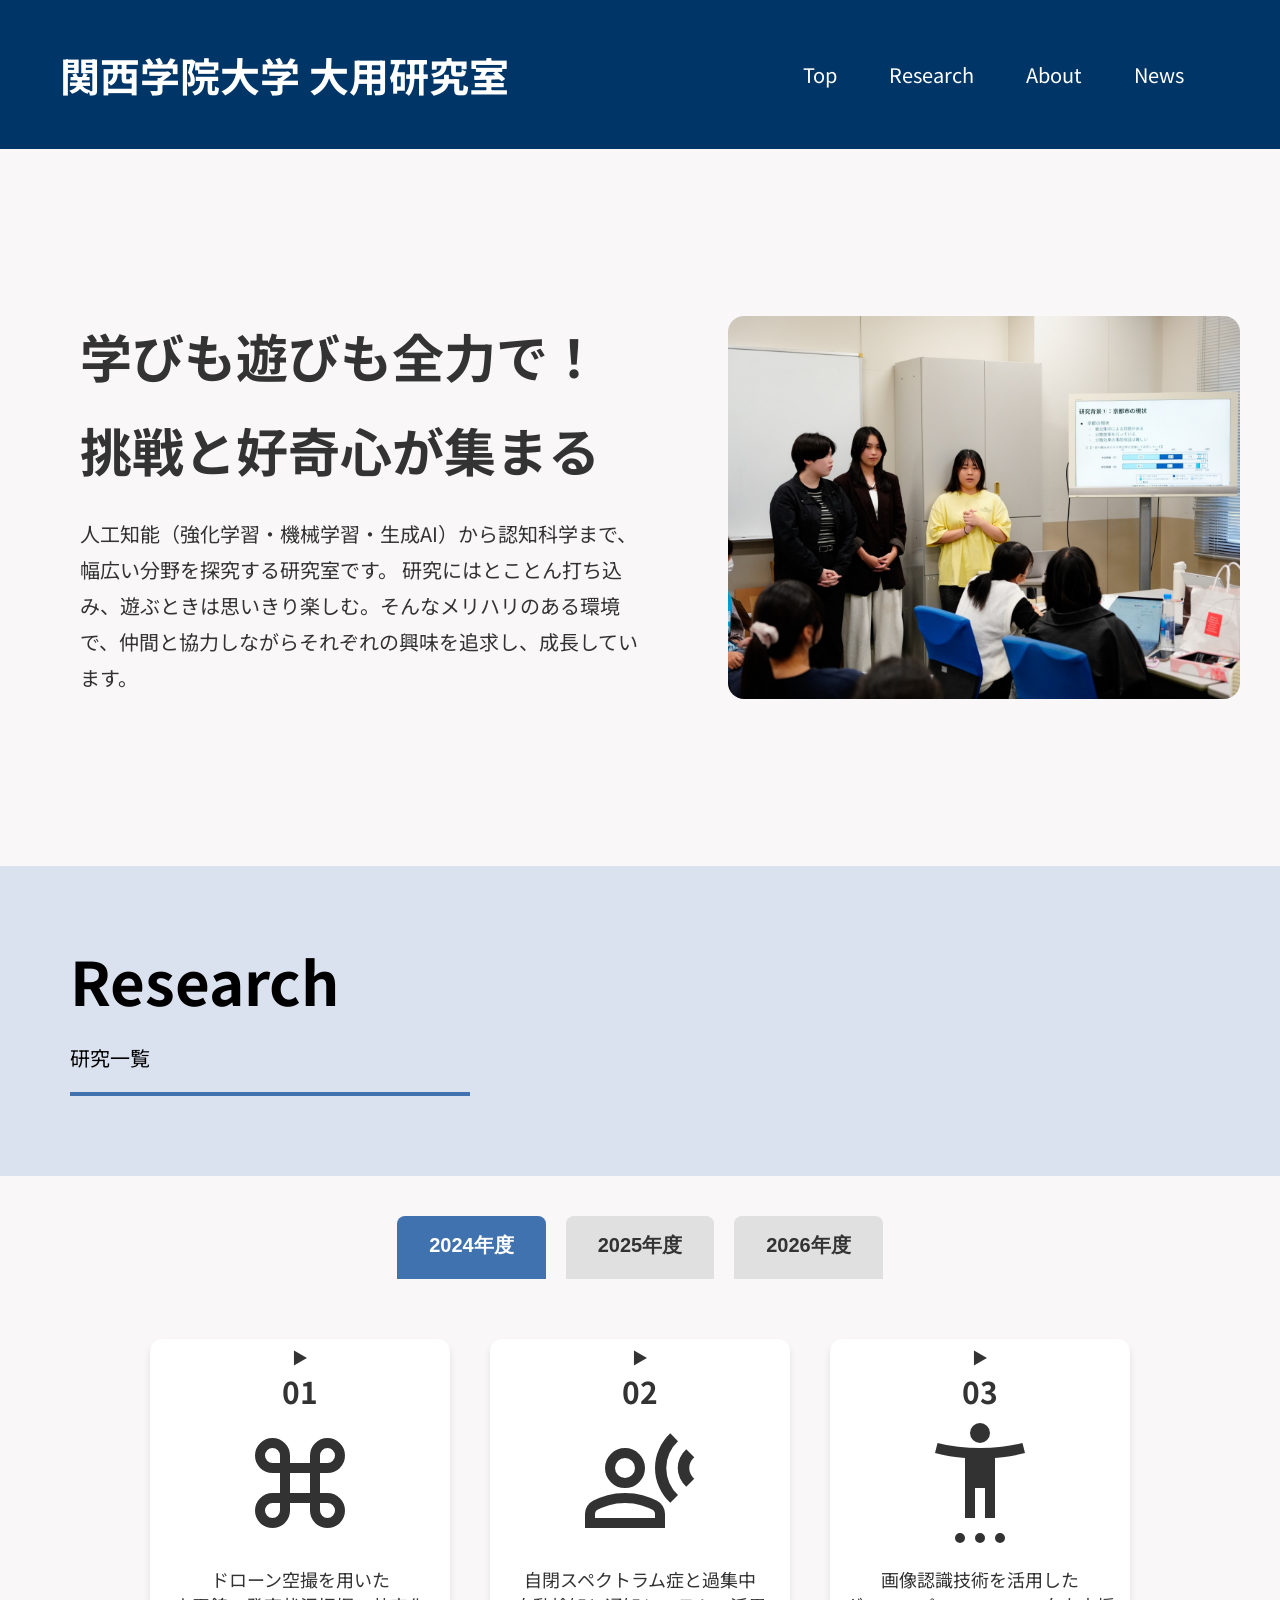
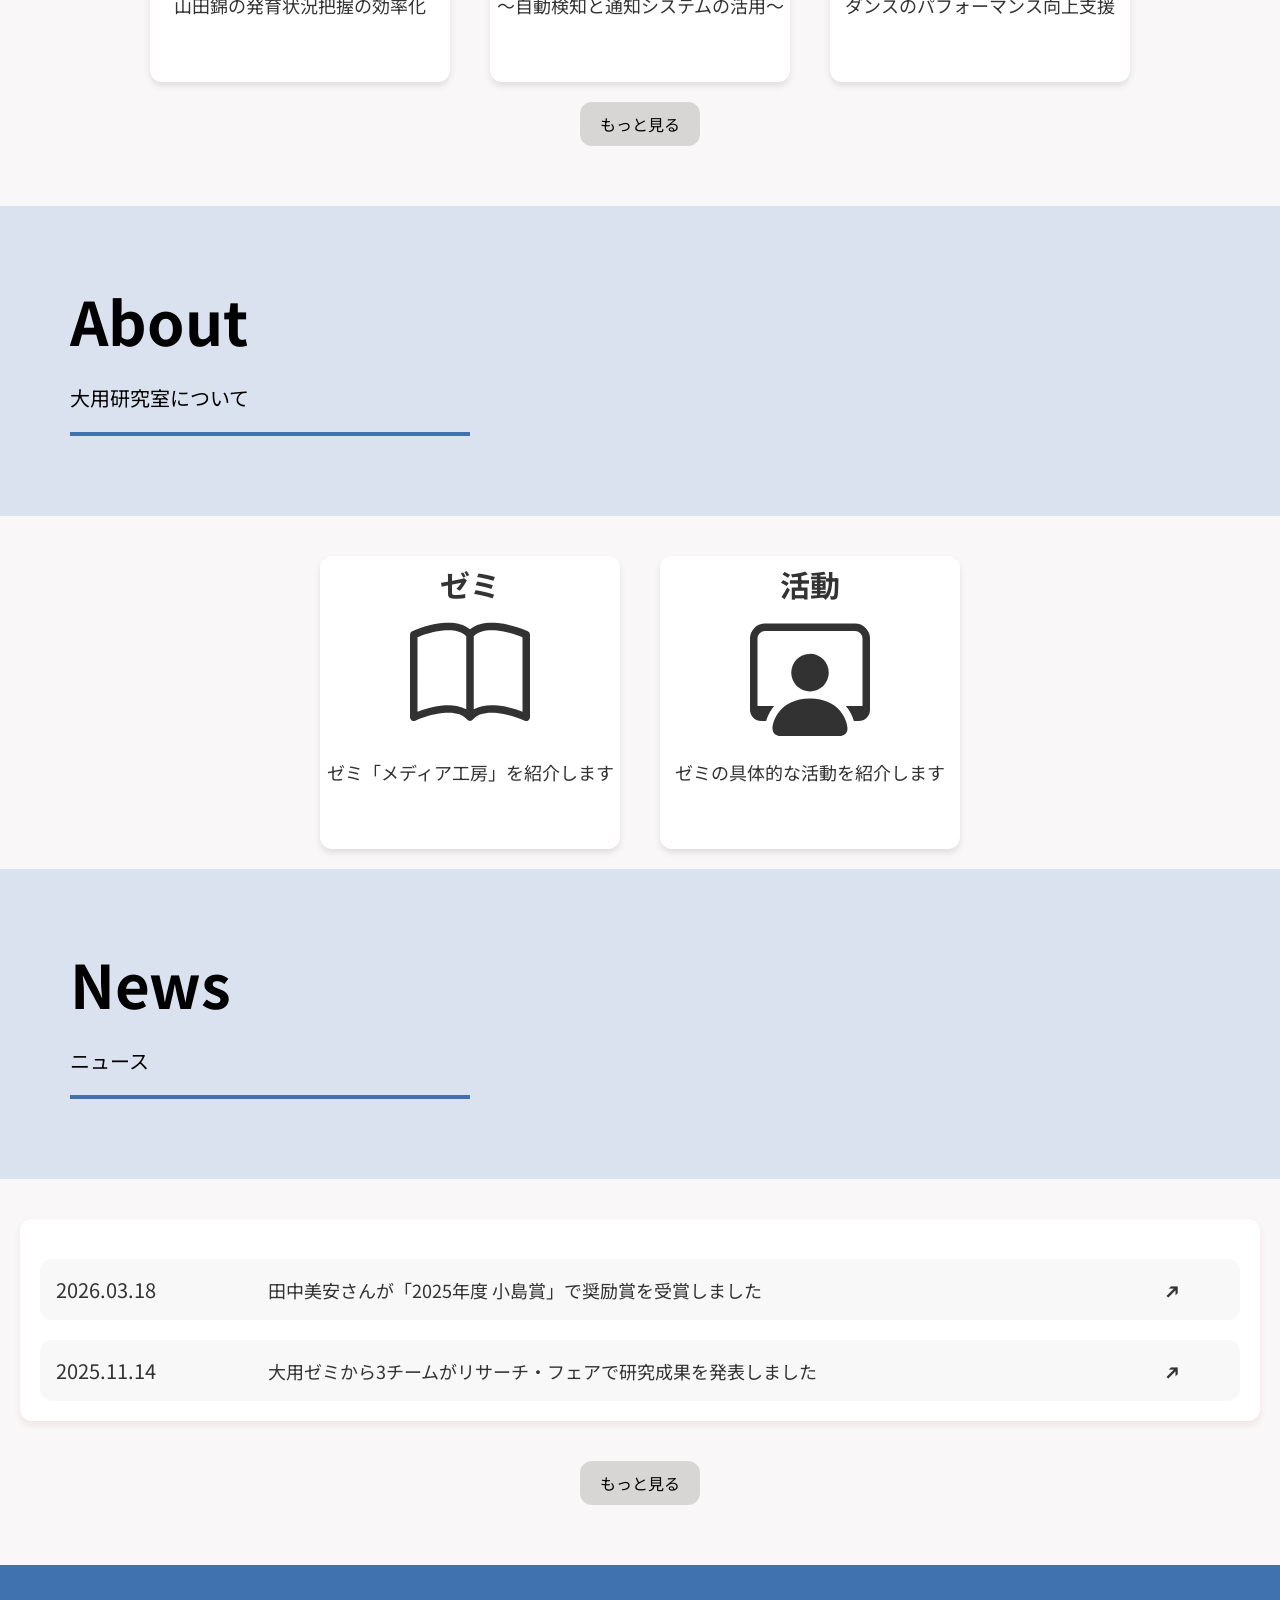
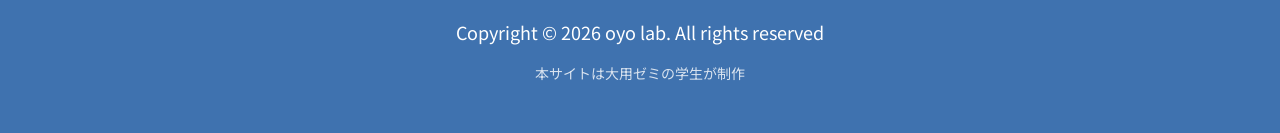
<file: index.html>
<!DOCTYPE html>
<html lang="ja">
<head>
  <meta charset="UTF-8">
  <meta name="viewport" content="width=device-width, initial-scale=1.0">
  <title>関西学院大学　大用研究室｜公式ホームページ</title>
<meta name="description" content="関西学院大学 総合政策学部の大用研究室の公式ホームページです。ゼミ紹介、研究テーマ、メンバー一覧などを掲載しています。">

  <!--css-->
  <link rel="stylesheet" href="./styles.css">
  
  <!-- Google Fonts -->
  <link rel="preconnect" href="https://fonts.googleapis.com">
  <link rel="preconnect" href="https://fonts.gstatic.com" crossorigin>
  <link href="https://fonts.googleapis.com/css2?family=Noto+Sans+JP:wght@100..900&display=swap" rel="stylesheet">
</head>

<body>
  <!--header-->
  <header class="header">
    <h1>
      <a href="./index.html" class="header-title-link">関西学院大学 大用研究室</a>
    </h1>

    <!--navigation bar-->
    <!--hamburger toggle (mobile)-->
    <input type="checkbox" id="nav-toggle" class="nav-toggle">
    <label for="nav-toggle" class="nav-toggle-label" aria-label="メニュー"><span></span></label>
    <ul class="nav">
      <li class="nav-item">
        <a href ="./index.html">Top</a>
      </li>
      <!--Research dropdown-->
      <li class="nav-item dropdown">
        <a href="#">Research</a>
        <ul class="dropdown-menu">
          <!-- AUTOGEN:research-nav:start -->
          <li><a href="Research_2024.html">2024年度</a></li>
          <li><a href="Research_2025.html">2025年度</a></li>
          <!-- AUTOGEN:research-nav:end -->
        </ul>
      </li>
      <!--About dropdown-->
      <li class="nav-item dropdown">
        <a href="#">About</a>
        <ul class="dropdown-menu">
          <li><a href="About_zemi.html">ゼミ</a></li>
          <li><a href="About_activity.html">活動</a></li>
        </ul>
      </li>
      <li class="nav-item">
        <a href="./News_list.html">News</a>      
      </li>
    </ul>
  </header>

  <main>
    <!-- intro-section-->
    <div class="intro-section">
      <div class="intro-text">
        <h2><span class="hero-phrase">学びも遊びも</span><span class="hero-phrase">全力で！</span><br>
          <span class="hero-phrase">挑戦と</span><span class="hero-phrase">好奇心が集まる</span></h2>
        <p>
        人工知能（強化学習・機械学習・生成AI）から認知科学まで、幅広い分野を探究する研究室です。
        研究にはとことん打ち込み、遊ぶときは思いきり楽しむ。そんなメリハリのある環境で、仲間と協力しながらそれぞれの興味を追求し、成長しています。
        </p>
      </div>
      <div class="main-image">
        <img src="./images/intro_09.jpg" alt="ゼミ室の活動写真9" class="slide">
        <img src="./images/intro_07.jpg" alt="ゼミ室の活動写真7" class="slide">
        <img src="./images/intro_08.jpg" alt="ゼミ室の活動写真8" class="slide">
        <img src="./images/about_activity_meeting.jpg" alt="面談の写真" class="slide">
        <!--<img src="./images/intro_01.jpg" alt="ゼミ室の活動写真1" class="slide"> -->
        <img src="./images/intro_02.jpg" alt="ゼミ室の活動写真2" class="slide">
        <img src="./images/intro_03.jpg" alt="ゼミ室の活動写真3" class="slide">
        <img src="./images/intro_04.jpg" alt="ゼミ室の活動写真4" class="slide">
        <img src="./images/intro_05.jpg" alt="ゼミ室の活動写真5" class="slide">
        <img src="./images/intro_06.jpg" alt="ゼミ室の活動写真6" class="slide">
      </div>
    </div>

    <!-- Research section -->
  <header class="section__header">
    <h1>Research</h1>
    <p>研究一覧</p>
    <hr>
  </header>

  <!-- Year filter buttons -->
  <div class="year-filter">
    <button class="year-btn active" data-year="2024">2024年度</button>
    <button class="year-btn" data-year="2025">2025年度</button>
    <button class="year-btn" data-year="2026">2026年度</button>
  </div>

  <!-- Research card groups by year -->
  <section class="cards-container">
    <!-- 2024年度 -->
    <div class="cards" data-year="2024">
      <!-- AUTOGEN:featured-cards:2024:start -->
      <a class="card-link" href="Research_2024.html#research-2024-a-01">
        <div class="card">
          <div class="cards-icon">▶</div>
          <h2>01</h2>
          <img class="card__icon" src="./images/research_1.svg" alt="">
          <p>ドローン空撮を用いた<br>山田錦の発育状況把握の効率化</p>
        </div>
      </a>
      <a class="card-link" href="Research_2024.html#research-2024-a-02">
        <div class="card">
          <div class="cards-icon">▶</div>
          <h2>02</h2>
          <img class="card__icon" src="./images/research_2.svg" alt="">
          <p>自閉スペクトラム症と過集中<br>～自動検知と通知システムの活用～</p>
        </div>
      </a>
      <a class="card-link" href="Research_2024.html#research-2024-a-03">
        <div class="card">
          <div class="cards-icon">▶</div>
          <h2>03</h2>
          <img class="card__icon" src="./images/research_3.svg" alt="">
          <p>画像認識技術を活用した<br>ダンスのパフォーマンス向上支援</p>
        </div>
      </a>
      <!-- AUTOGEN:featured-cards:2024:end -->
    </div>

    <!-- 2025年度 -->
    <div class="cards" data-year="2025" style="display: none;">
      <!-- AUTOGEN:featured-cards:2025:start -->
      <a class="card-link" href="Research_2025.html#research-2025-a-14">
        <div class="card">
          <div class="cards-icon">▶</div>
          <h2>01</h2>
          <img class="card__icon" src="./images/genre_mental.svg" alt="">
          <p>児童の自己理解を促進する対話型感情支援ツールの研究</p>
        </div>
      </a>
      <a class="card-link" href="Research_2025.html#research-2025-a-17">
        <div class="card">
          <div class="cards-icon">▶</div>
          <h2>02</h2>
          <img class="card__icon" src="./images/genre_visual.svg" alt="">
          <p>XR技術を用いたデジタル関学三田キャンパスの構築</p>
        </div>
      </a>
      <a class="card-link" href="Research_2025.html#research-2025-a-19">
        <div class="card">
          <div class="cards-icon">▶</div>
          <h2>03</h2>
          <img class="card__icon" src="./images/genre_ai.svg" alt="">
          <p>プリキュアシリーズにおけるキャラクターデザインの普遍的構造 ―生成AIを用いた視覚的特徴の段階的変容による「かわいさ」の閾値検討―</p>
        </div>
      </a>
      <!-- AUTOGEN:featured-cards:2025:end -->
    </div>

    <!-- 2026年度 -->
    <div class="cards" data-year="2026" style="display: none;">
      <p class="cards-notice">2026年度の研究は、研究室説明会で公表します。</p>
    </div>
  </section>
  <div class="button-wrapper">
    <a id="more-button" class="more-button" href="Research_2024.html">もっと見る</a>
  </div>

<!--research year button javascript-->
<script>
  const yearButtons = document.querySelectorAll('.year-btn');
  const yearCards = document.querySelectorAll('.cards-container .cards');
  const moreButton = document.getElementById('more-button');

  yearButtons.forEach(btn => {
    btn.addEventListener('click', () => {
      const selectedYear = btn.getAttribute('data-year');

      // ボタンのアクティブ状態の切り替え
      yearButtons.forEach(b => b.classList.remove('active'));
      btn.classList.add('active');

      // 該当年度のカードを表示
      yearCards.forEach(cards => {
        if (cards.getAttribute('data-year') === selectedYear) {
          cards.style.display = 'flex';
        } else {
          cards.style.display = 'none';
        }
      });

      // "もっと見る" ボタンのリンクを変更
      if (selectedYear === "2024") {
        moreButton.setAttribute("href", "Research_2024.html");
      } else if (selectedYear === "2025") {
        moreButton.setAttribute("href", "Research_2025.html");
      }
      moreButton.style.display = selectedYear === "2026" ? "none" : "";
    });
  });
</script>



    <!--About section-->
    <!--About title-->
    <header class="section__header">
      <h1>About</h1>
      <p>大用研究室について</p>
      <hr>
    </header>
    <!--About card-->
    <section class="cards">
      <a href="About_zemi.html" class="card-link">
        <div class="card">
          <h2>ゼミ</h2>
          <img class="card__icon" src="./images/about_1.svg" alt="">
          <p>ゼミ「メディア工房」を紹介します</p>
        </div>
      </a>
      <a href="About_activity.html" class="card-link">
        <div class="card">
          <h2>活動</h2>
          <img class="card__icon" src="./images/about_2.svg" alt="">
          <p>ゼミの具体的な活動を紹介します</p>
        </div>
      </a>
    </section>
    
    
    <!-- News-section-->
    <!--News title-->
    <header class="section__header">
        <h1>News</h1>
        <p>ニュース</p>
        <hr>
    </header>
    <!--News box-->
    <section class="news-section">
      <a href="./News/News05.html" class="news-link">
        <div class="news-box">
          <div class="news-date">2026.03.18</div>
          <div class="news-content">
            田中美安さんが「2025年度 小島賞」で奨励賞を受賞しました
          </div>
          <div class="news-icon">➔</div>
        </div>
      </a>

      <a href="./News/News04.html" class="news-link">
        <div class="news-box">
          <div class="news-date">2025.11.14</div>
          <div class="news-content">
            大用ゼミから3チームがリサーチ・フェアで研究成果を発表しました
          </div>
          <div class="news-icon">➔</div>
        </div>
      </a>

    </section>
    <div class="button-wrapper">
    <a id="more-button" class="more-button" href="./News_list.html">もっと見る</a>
    </div>

  </main>
  <footer>
    <h1 class="sr-only"> Copyright </h1>
    <p>
      Copyright © 2026 oyo lab. All rights reserved
    </p>
    <p class="site-credit">本サイトは大用ゼミの学生が制作</p>
  </footer>

  <script>
  let slideIndex = 0;
  const slides = document.querySelectorAll('.slide');

  function showSlides() {
    slides.forEach(slide => slide.classList.remove('active'));
    slideIndex = (slideIndex + 1) % slides.length;
    slides[slideIndex].classList.add('active');
  }

  // 最初の画像を表示した後、一定間隔で自動的に切り替え開始
  if (slides.length > 0) {
    slides[0].classList.add('active');
    setInterval(showSlides, 4000); // 4秒ごとに自動で切り替え
  }
</script>

</body>
</html>
</file>
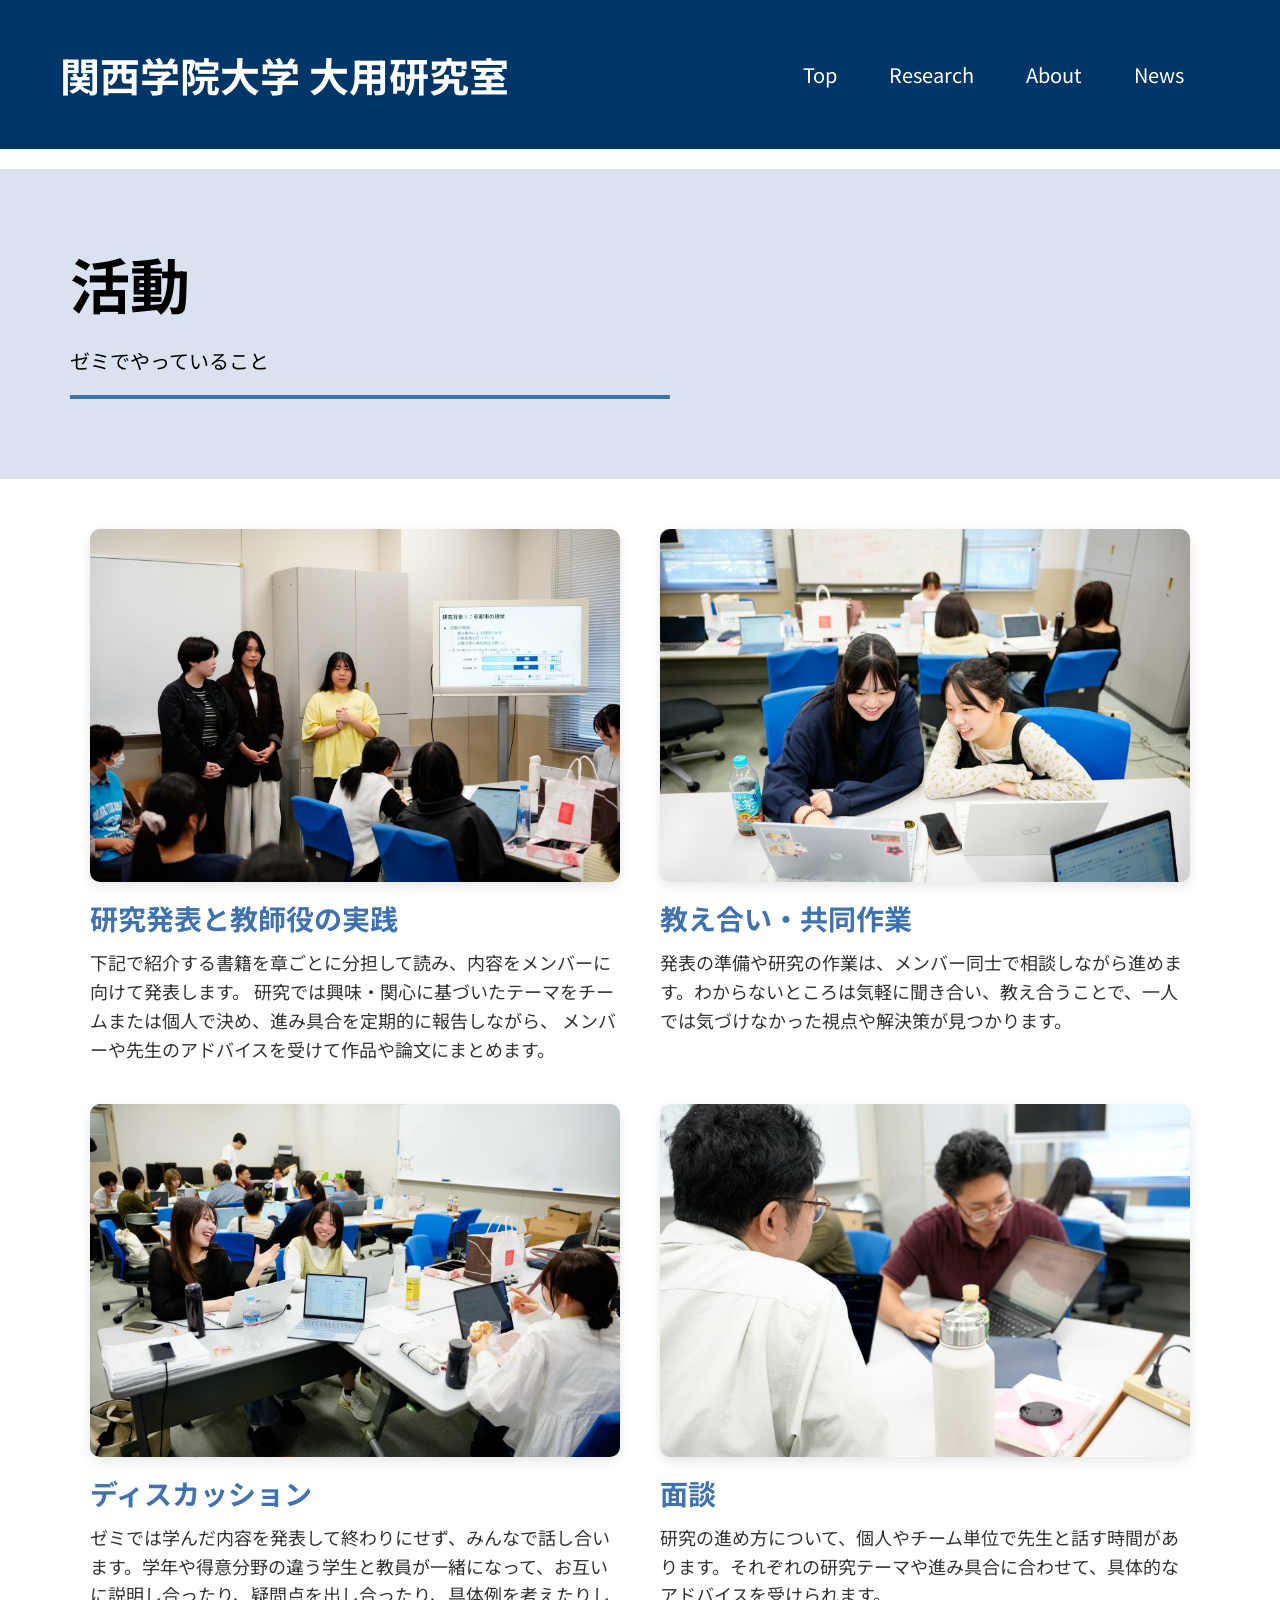
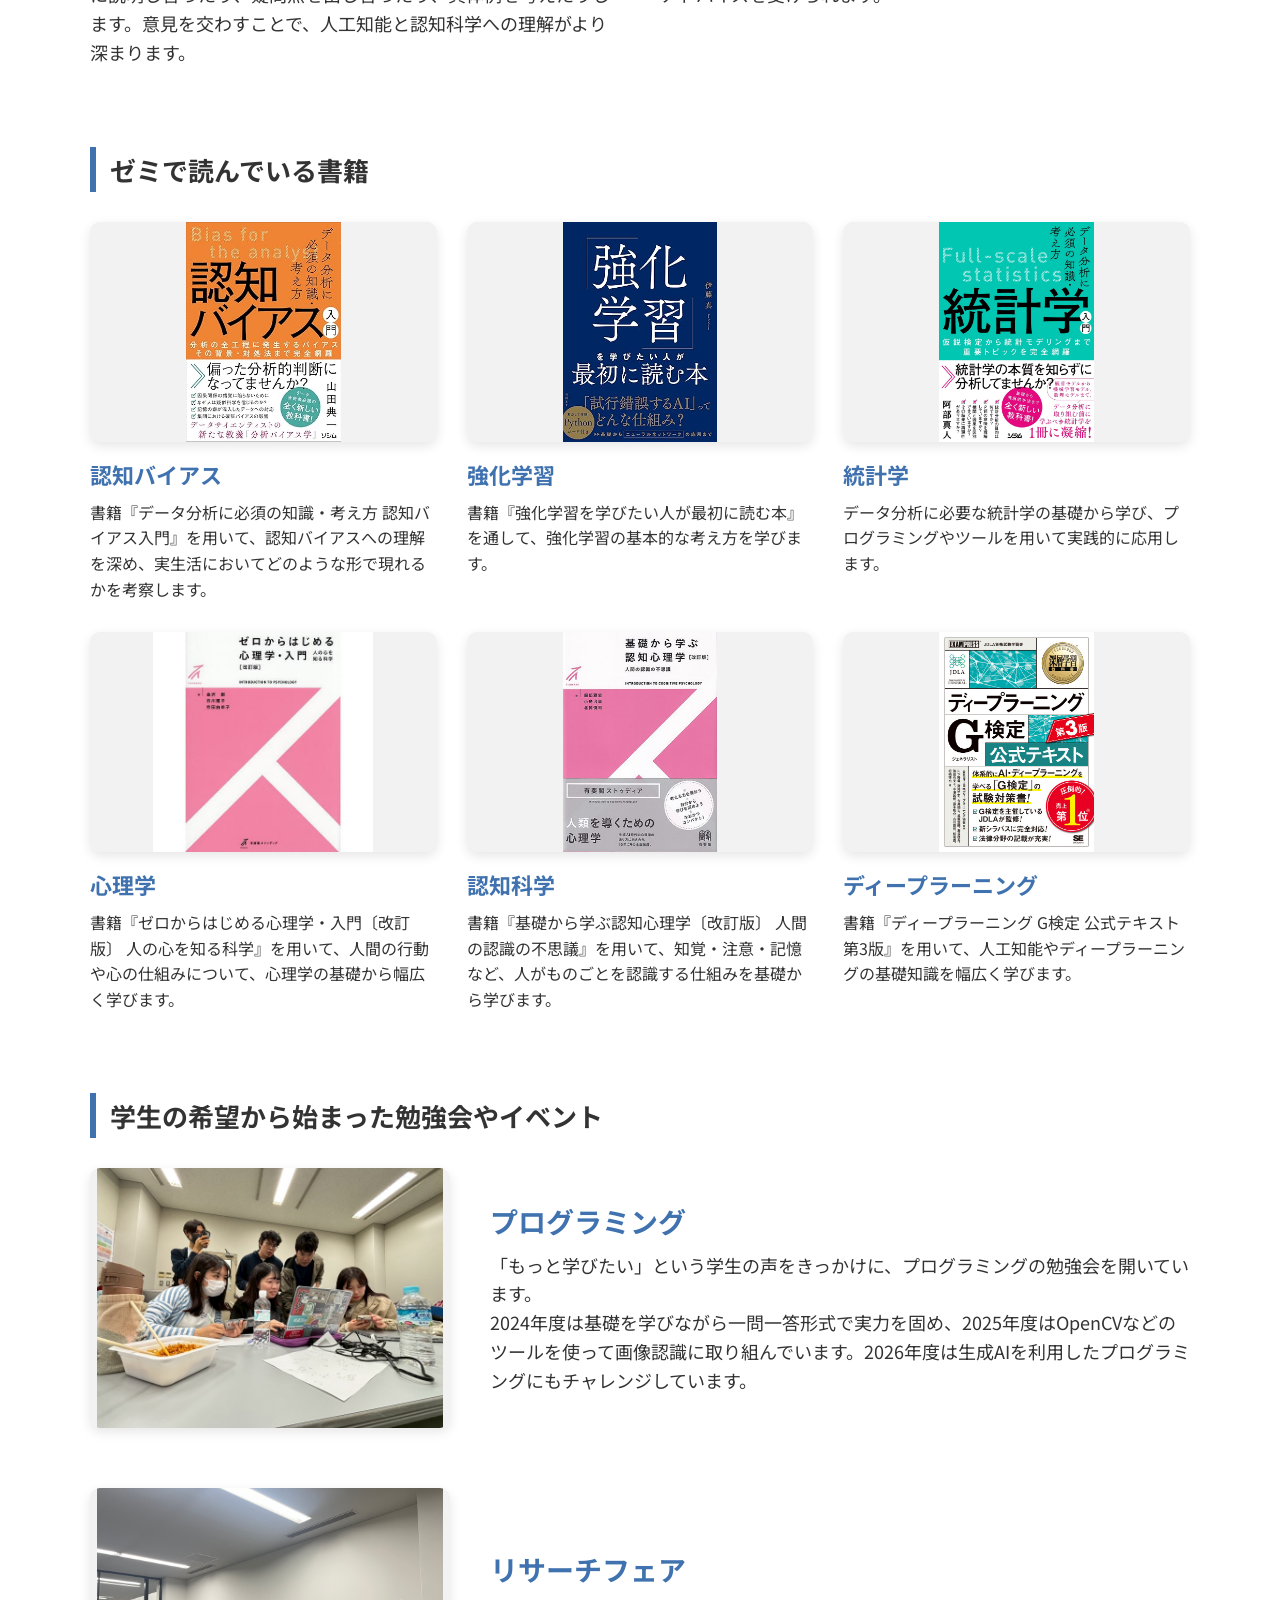
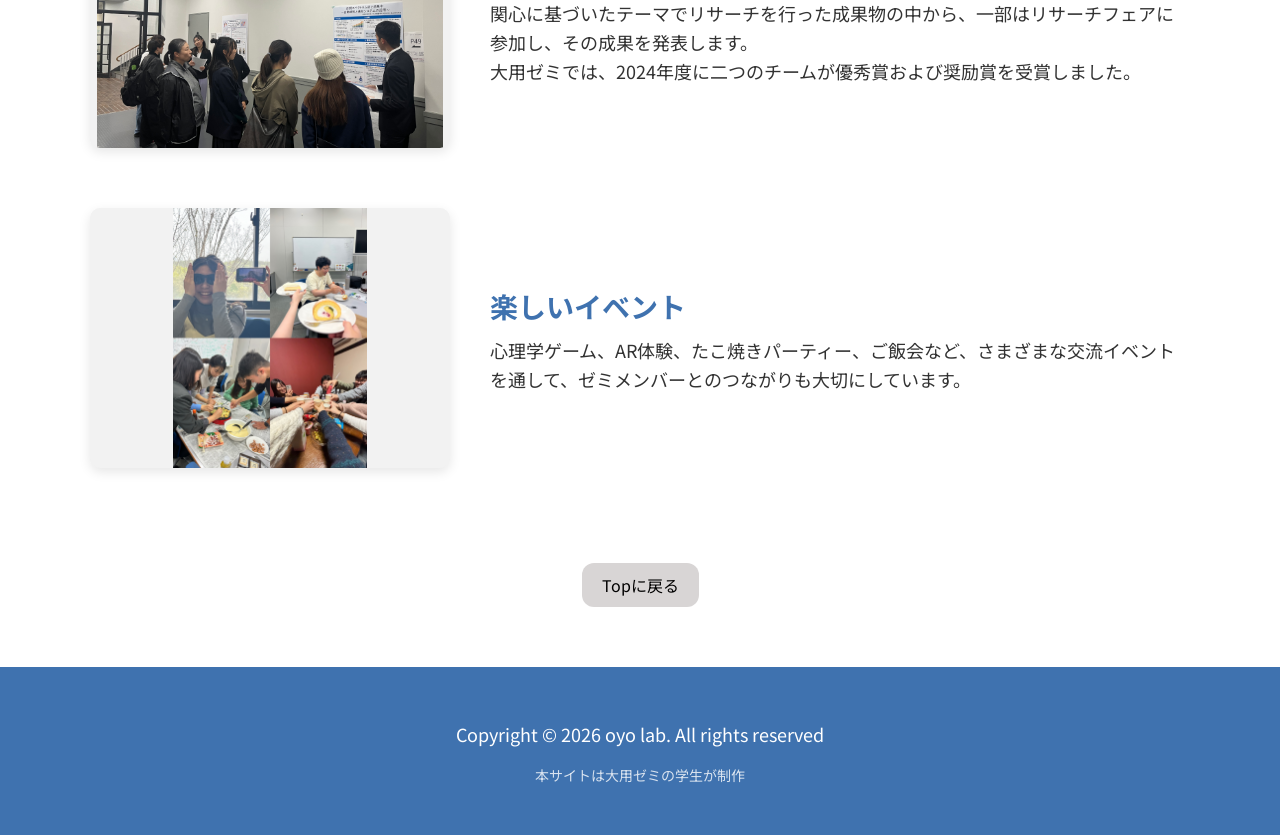
<file: About_activity.html>
<!DOCTYPE html>
<html lang="ja">
<head>
  <meta charset="UTF-8">
  <meta name="viewport" content="width=device-width, initial-scale=1.0">
  <title>活動紹介　関西学院大学　大用研究室</title>
  <!--css-->
  <link rel="stylesheet" href="./styles.css">
  <link rel="stylesheet" href="./About_activity.css">
  <!-- Google Fonts -->
  <link rel="preconnect" href="https://fonts.googleapis.com">
  <link rel="preconnect" href="https://fonts.gstatic.com" crossorigin>
  <link href="https://fonts.googleapis.com/css2?family=Noto+Sans+JP:wght@100..900&display=swap" rel="stylesheet">
</head>

<body>
  <!--header-->
  <header class="header">
    <h1>
      <a href="./index.html" class="header-title-link">関西学院大学 大用研究室</a>
    </h1>
    <!--navigation bar-->
    <!--hamburger toggle (mobile)-->
    <input type="checkbox" id="nav-toggle" class="nav-toggle">
    <label for="nav-toggle" class="nav-toggle-label" aria-label="メニュー"><span></span></label>
    <ul class="nav">
      <li class="nav-item">
        <a href ="./index.html">Top</a>
      </li>
      <!--Research dropdown-->
      <li class="nav-item dropdown">
        <a href="#">Research</a>
        <ul class="dropdown-menu">
          <!-- AUTOGEN:research-nav:start -->
          <li><a href="Research_2024.html">2024年度</a></li>
          <li><a href="Research_2025.html">2025年度</a></li>
          <!-- AUTOGEN:research-nav:end -->
        </ul>
      </li>
      <!--About dropdown-->
      <li class="nav-item dropdown">
        <a href="#">About</a>
        <ul class="dropdown-menu">
          <li><a href="About_zemi.html">ゼミ</a></li>
          <li><a href="About_activity.html">活動</a></li>
        </ul>
      </li>
      <li class="nav-item">
        <a href="./News_list.html">News</a>      
      </li>
    </ul>
  </header>

  <main class="activity-container">
    <header class="section__header">
      <h2>活動</h2>
      <p>ゼミでやっていること</p>
      <hr/>
    </header>

    <section class="activity-list">
      <!-- 研究 -->
      <div class="activity-pair">
      <div class="activity-item">
        <img src="./images/intro_09.jpg" alt="研究発表と教師役の実践" class="activity-photo" />
        <div class="activity-text">
          <h3>研究発表と教師役の実践</h3>
          <p>下記で紹介する書籍を章ごとに分担して読み、内容をメンバーに向けて発表します。
            研究では興味・関心に基づいたテーマをチームまたは個人で決め、進み具合を定期的に報告しながら、
            メンバーや先生のアドバイスを受けて作品や論文にまとめます。</p>
        </div>
      </div>

      <div class="activity-item">
        <img src="./images/intro_07.jpg" alt="教え合い・共同作業" class="activity-photo" />
        <div class="activity-text">
          <h3>教え合い・共同作業</h3>
          <p>発表の準備や研究の作業は、メンバー同士で相談しながら進めます。わからないところは気軽に聞き合い、教え合うことで、一人では気づけなかった視点や解決策が見つかります。</p>
        </div>
      </div>
      
      <div class="activity-item">
        <img src="./images/intro_08.jpg" alt="ディスカッション" class="activity-photo" />
        <div class="activity-text">
          <h3>ディスカッション</h3>
          <p>ゼミでは学んだ内容を発表して終わりにせず、みんなで話し合います。学年や得意分野の違う学生と教員が一緒になって、お互いに説明し合ったり、疑問点を出し合ったり、具体例を考えたりします。意見を交わすことで、人工知能と認知科学への理解がより深まります。</p>
        </div>
      </div>

      <div class="activity-item">
        <img src="./images/about_activity_meeting.jpg" alt="面談" class="activity-photo" />
        <div class="activity-text">
          <h3>面談</h3>
          <p>研究の進め方について、個人やチーム単位で先生と話す時間があります。それぞれの研究テーマや進み具合に合わせて、具体的なアドバイスを受けられます。</p>
        </div>
      </div>
      </div>

      <h3 class="activity-subheading">ゼミで読んでいる書籍</h3>
      <div class="activity-trio">
      <!-- 認知バイアス -->
      <div class="activity-item">
        <img src="./images/about_activity_book1.jpg" alt="認知バイアス" class="activity-photo" />
        <div class="activity-text">
          <h3>認知バイアス</h3>
          <p>書籍『データ分析に必須の知識・考え方 認知バイアス入門』を用いて、認知バイアスへの理解を深め、実生活においてどのような形で現れるかを考察します。</p>
        </div>
      </div>

      <!-- 強化学習 -->
      <div class="activity-item">
        <img src="./images/about_activity_book2.jpg" alt="統計学" class="activity-photo" />
        <div class="activity-text">
          <h3>強化学習</h3>
          <p>書籍『強化学習を学びたい人が最初に読む本』を通して、強化学習の基本的な考え方を学びます。</p>
        </div>
      </div>

      <!-- 統計学 -->
      <div class="activity-item">
        <img src="./images/about_activity_book3.jpeg" alt="統計学" class="activity-photo" />
        <div class="activity-text">
          <h3>統計学</h3>
          <p>データ分析に必要な統計学の基礎から学び、プログラミングやツールを用いて実践的に応用します。</p>
        </div>
      </div>

      <!-- 心理学 -->
      <div class="activity-item">
        <img src="./images/about_activity_book4.jpeg" alt="心理学" class="activity-photo" />
        <div class="activity-text">
          <h3>心理学</h3>
          <p>書籍『ゼロからはじめる心理学・入門〔改訂版〕 人の心を知る科学』を用いて、人間の行動や心の仕組みについて、心理学の基礎から幅広く学びます。
          </p>
        </div>
      </div>

      <!-- 認知科学 -->
      <div class="activity-item">
        <img src="./images/about_activity_book5.jpg" alt="認知科学" class="activity-photo" />
        <div class="activity-text">
          <h3>認知科学</h3>
          <p>書籍『基礎から学ぶ認知心理学〔改訂版〕 人間の認識の不思議』を用いて、知覚・注意・記憶など、人がものごとを認識する仕組みを基礎から学びます。</p>
        </div>
      </div>

      <!-- ディープラーニング -->
      <div class="activity-item">
        <img src="./images/about_activity_book6.jpg" alt="ディープラーニング" class="activity-photo" />
        <div class="activity-text">
          <h3>ディープラーニング</h3>
          <p>書籍『ディープラーニング G検定 公式テキスト 第3版』を用いて、人工知能やディープラーニングの基礎知識を幅広く学びます。</p>
        </div>
      </div>
      </div>




      <h3 class="activity-subheading">学生の希望から始まった勉強会やイベント</h3>
      <!-- プログラミング -->
      <div class="activity-item">
        <img src="./images/about_activity_pg.jpg" alt="プログラミング" class="activity-photo" />
        <div class="activity-text">
          <h3>プログラミング</h3>
          <p>「もっと学びたい」という学生の声をきっかけに、プログラミングの勉強会を開いています。<br>
          2024年度は基礎を学びながら一問一答形式で実力を固め、2025年度はOpenCVなどのツールを使って画像認識に取り組んでいます。2026年度は生成AIを利用したプログラミングにもチャレンジしています。</p>
        </div>
      </div>


      <!-- リサーチフェア -->
      <div class="activity-item">
        <img src="./images/about_activity_rf.jpg" alt="リサーチフェア" class="activity-photo" />
        <div class="activity-text">
          <h3>リサーチフェア</h3>
          <p>関心に基づいたテーマでリサーチを行った成果物の中から、一部はリサーチフェアに参加し、その成果を発表します。<br>
          大用ゼミでは、2024年度に二つのチームが優秀賞および奨励賞を受賞しました。</p>
        </div>
      </div>

      <!-- 楽しいイベント -->
      <div class="activity-item event">
        <div class="event-photos">
          <img src="./images/about_activity_event.jpg" alt="AR体験" class="event-photo" />
        </div>
        <div class="activity-text">
          <h3>楽しいイベント</h3>
          <p>心理学ゲーム、AR体験、たこ焼きパーティー、ご飯会など、さまざまな交流イベントを通して、ゼミメンバーとのつながりも大切にしています。</p>
        </div>
      </div>
    </section>


  </main>
  <div class="button-wrapper">
      <a href="./index.html" class="more-button">Topに戻る</a>
    </div>

  <footer>
    <h1 class="sr-only">Copyright</h1>
    <p>Copyright © 2026 oyo lab. All rights reserved</p>
    <p class="site-credit">本サイトは大用ゼミの学生が制作</p>
  </footer>
</body>
</html>
</file>
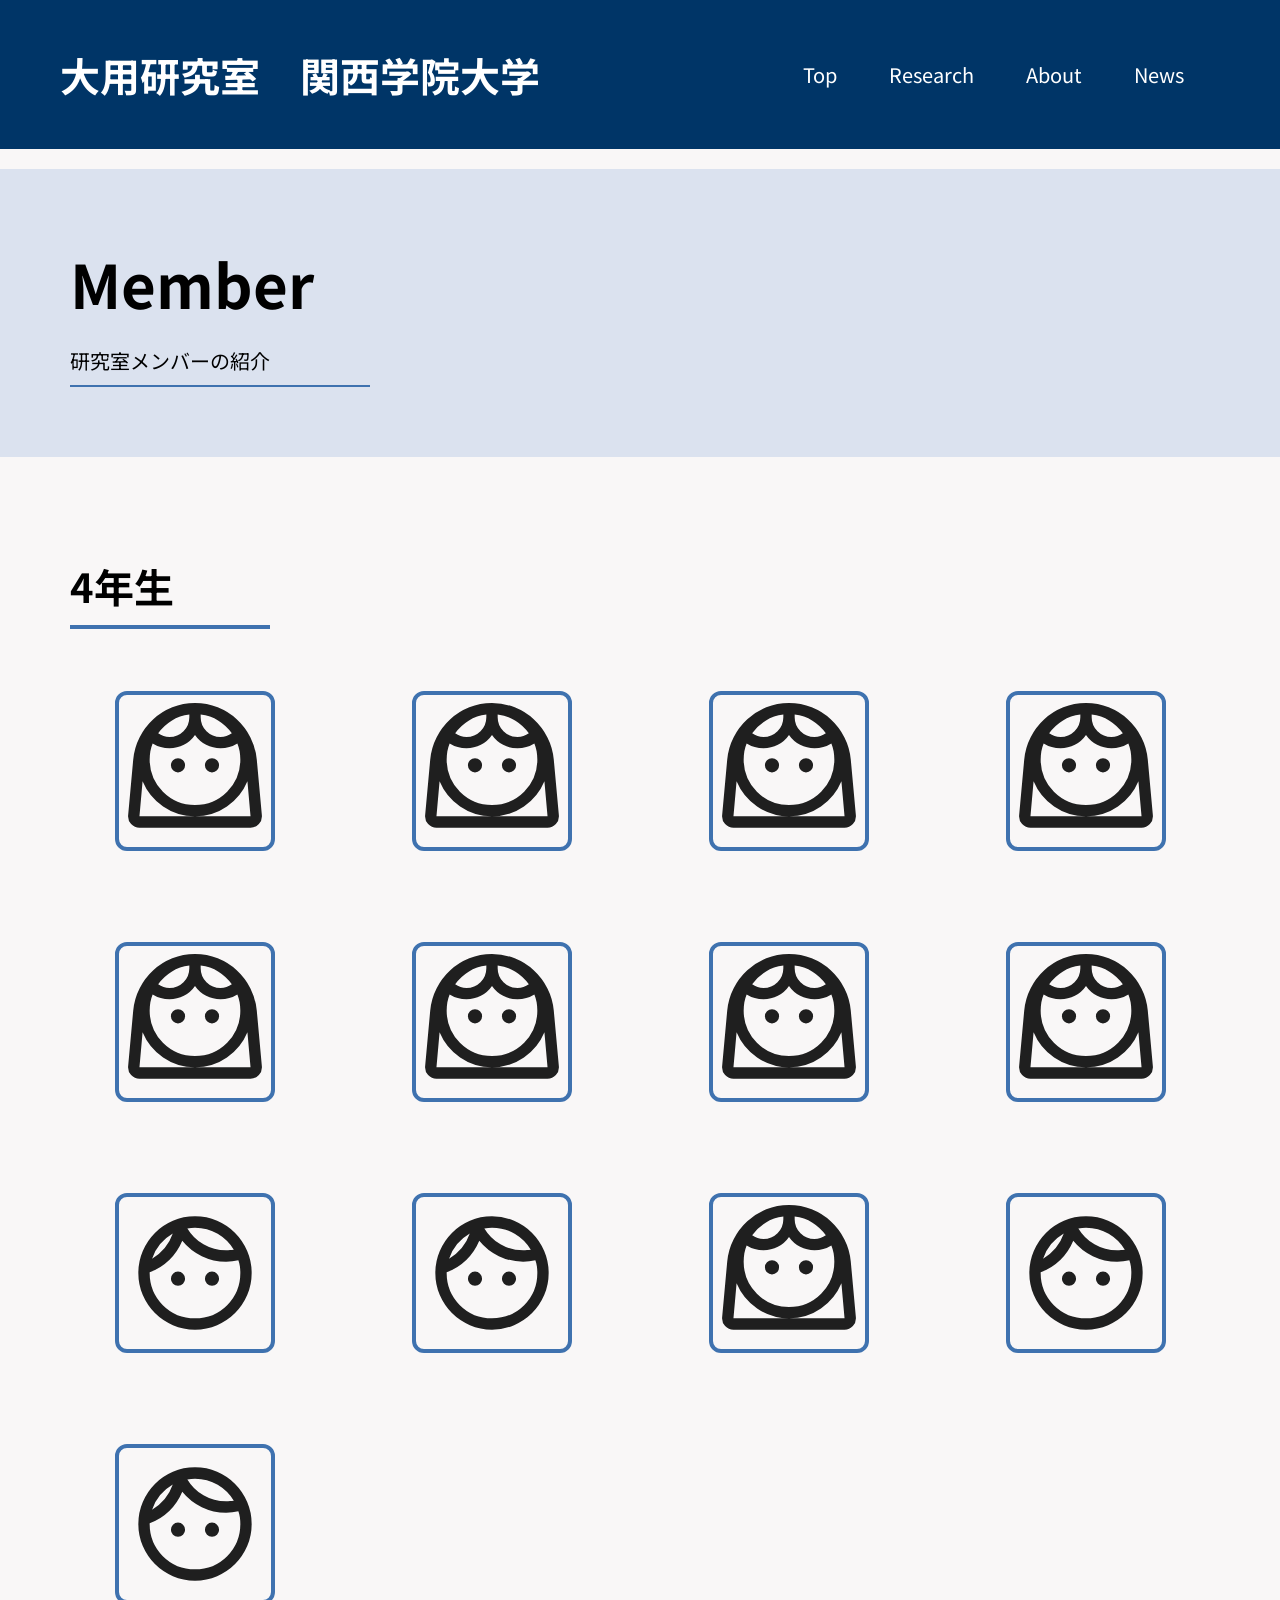
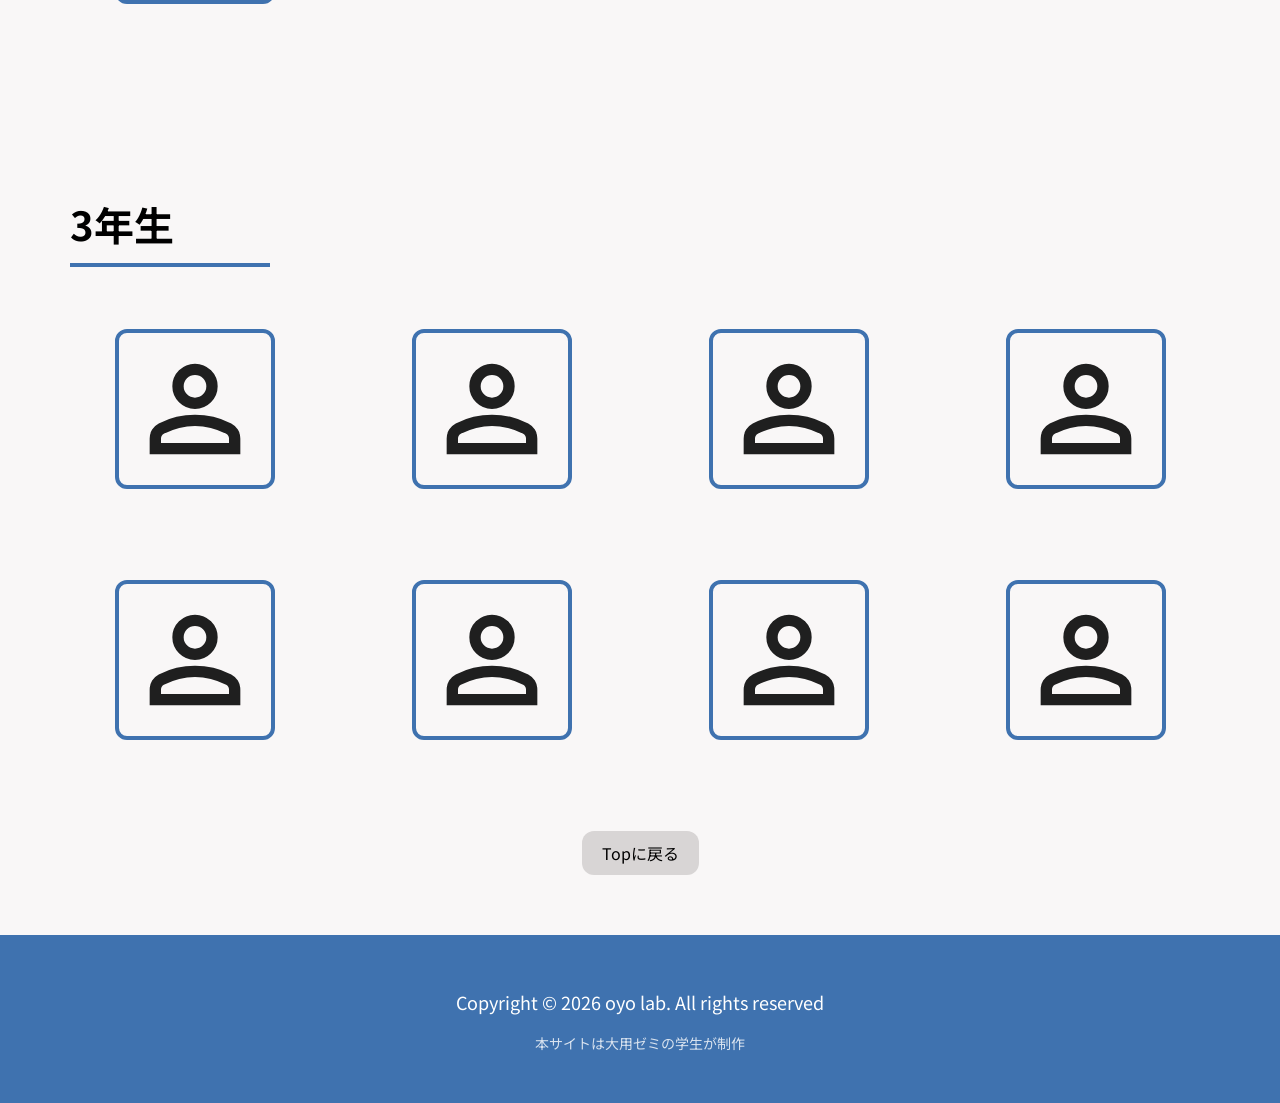
<file: About_member.html>
<!DOCTYPE html>
<html lang="ja">
<head>
  <meta charset="UTF-8">
  <meta name="viewport" content="width=device-width, initial-scale=1.0">
  <title>メンバー紹介　関西学院大学　大用研究室</title>
  <!--css-->
  <link rel="stylesheet" href="./styles.css">
  <link rel="stylesheet" href="./About_member.css">
  <!-- Google Fonts -->
  <link rel="preconnect" href="https://fonts.googleapis.com">
  <link rel="preconnect" href="https://fonts.gstatic.com" crossorigin>
  <link href="https://fonts.googleapis.com/css2?family=Noto+Sans+JP:wght@100..900&display=swap" rel="stylesheet">
</head>

<body>
  <!--header-->
  <header class="header">
    <h1>
      <a href="./index.html" class="header-title-link">大用研究室　関西学院大学</a>
    </h1>
    <!--navigation bar-->
    <!--hamburger toggle (mobile)-->
    <input type="checkbox" id="nav-toggle" class="nav-toggle">
    <label for="nav-toggle" class="nav-toggle-label" aria-label="メニュー"><span></span></label>
    <ul class="nav">
      <li class="nav-item">
        <a href ="./index.html">Top</a>
      </li>
      <!--Research dropdown-->
      <li class="nav-item dropdown">
        <a href="#">Research</a>
        <ul class="dropdown-menu">
          <!-- AUTOGEN:research-nav:start -->
          <li><a href="Research_2024.html">2024年度</a></li>
          <li><a href="Research_2025.html">2025年度</a></li>
          <!-- AUTOGEN:research-nav:end -->
        </ul>
      </li>
      <!--About dropdown-->
      <li class="nav-item dropdown">
        <a href="#">About</a>
        <ul class="dropdown-menu">
          <li><a href="About_zemi.html">ゼミ</a></li>
          <li><a href="About_activity.html">活動</a></li>
        </ul>
      </li>
      <li class="nav-item">
        <a href="./News_list.html">News</a>      
      </li>
    </ul>
  </header>
  
  <header class="section__header">
      <h1>Member</h1>
      <p>研究室メンバーの紹介</p>
      <hr/>
    </header>
  <!-- 4年生 -->
  <section>
    <header class="section__header sub">
      <h2>4年生</h2>
      <hr>
    </header>
    <div class="member-grid">
      <!-- 4年生 13人 -->
      <div class="member-card">
        <img src="./images/about_member_g.svg" alt="" class="member-image">
      </div>
      <div class="member-card">
        <img src="./images/about_member_g.svg" alt="" class="member-image">
      </div>
      <div class="member-card">
        <img src="./images/about_member_g.svg" alt="" class="member-image">
      </div>
      <div class="member-card">
        <img src="./images/about_member_g.svg" alt="" class="member-image">
      </div>
      <div class="member-card">
        <img src="./images/about_member_g.svg" alt="" class="member-image">
      </div>
      <div class="member-card">
        <img src="./images/about_member_g.svg" alt="" class="member-image">
      </div>
      <div class="member-card">
        <img src="./images/about_member_g.svg" alt="" class="member-image">
      </div>
      <div class="member-card">
        <img src="./images/about_member_g.svg" alt="" class="member-image">
      </div>
      <div class="member-card">
        <img src="./images/about_member_m.svg" alt="" class="member-image">
      </div>
      <div class="member-card">
        <img src="./images/about_member_m.svg" alt="" class="member-image">
      </div>
      <div class="member-card">
        <img src="./images/about_member_g.svg" alt="" class="member-image">
      </div>
      <div class="member-card">
        <img src="./images/about_member_m.svg" alt="" class="member-image">
      </div>
      <div class="member-card">
        <img src="./images/about_member_m.svg" alt="" class="member-image">
      </div>
    </div>
  </section>
  <!-- 3年生 -->
  <section>
    <header class="section__header sub">
      <h2>3年生</h2>
      <hr>
    </header>
    <div class="member-grid">
      <div class="member-card">
        <img src="./images/about_member_p.svg" alt="" class="member-image">
      </div>
      <div class="member-card">
        <img src="./images/about_member_p.svg" alt="" class="member-image">
      </div>
      <div class="member-card">
        <img src="./images/about_member_p.svg" alt="" class="member-image">
      </div>
      <div class="member-card">
        <img src="./images/about_member_p.svg" alt="" class="member-image">
      </div>
      <div class="member-card">
        <img src="./images/about_member_p.svg" alt="" class="member-image">
      </div>
      <div class="member-card">
        <img src="./images/about_member_p.svg" alt="" class="member-image">
      </div>
      <div class="member-card">
        <img src="./images/about_member_p.svg" alt="" class="member-image">
      </div>
      <div class="member-card">
        <img src="./images/about_member_p.svg" alt="" class="member-image">
      </div>
    </div>
  </section>
  <div class="button-wrapper">
      <a href="./index.html" class="more-button">Topに戻る</a>
    </div>
  <footer>
    <h1 class="sr-only"> Copyright </h1>
    <p>
      Copyright © 2026 oyo lab. All rights reserved
    </p>
    <p class="site-credit">本サイトは大用ゼミの学生が制作</p>
  </footer>
</body>
</html>
</file>
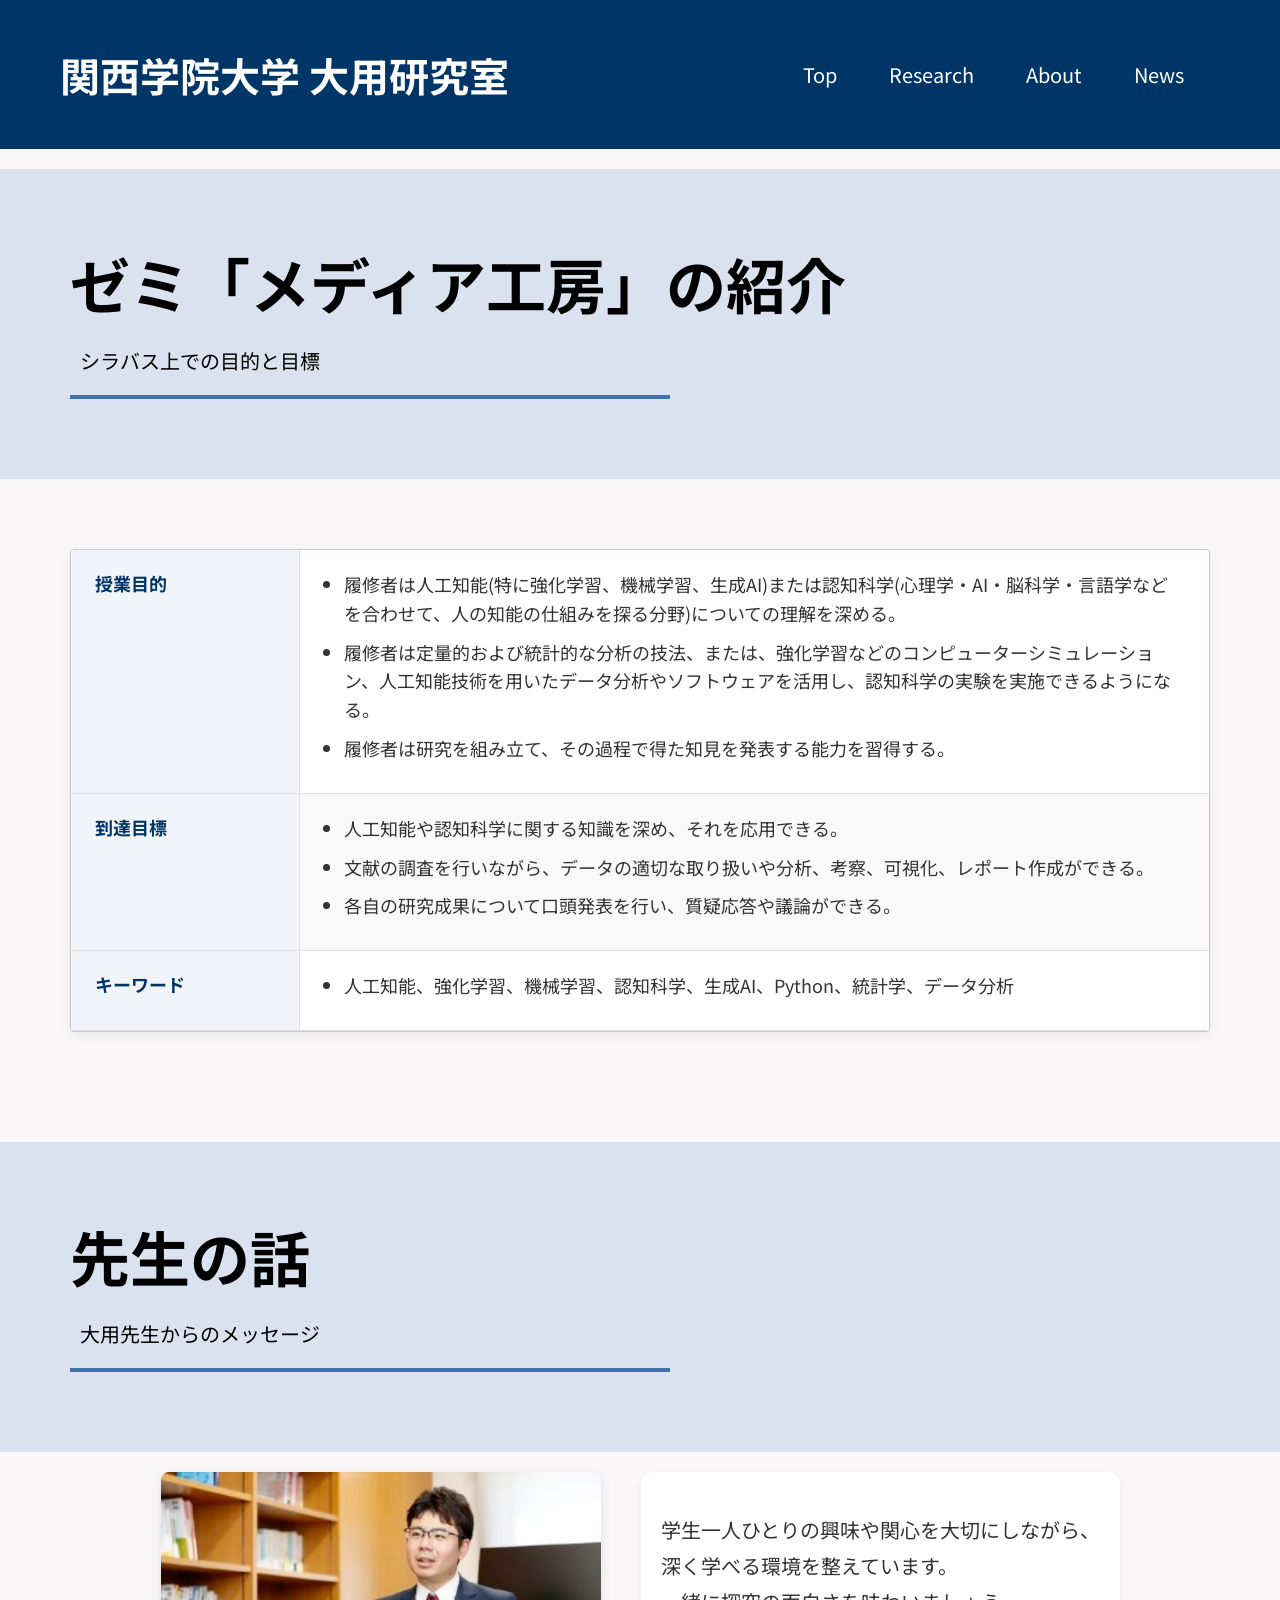
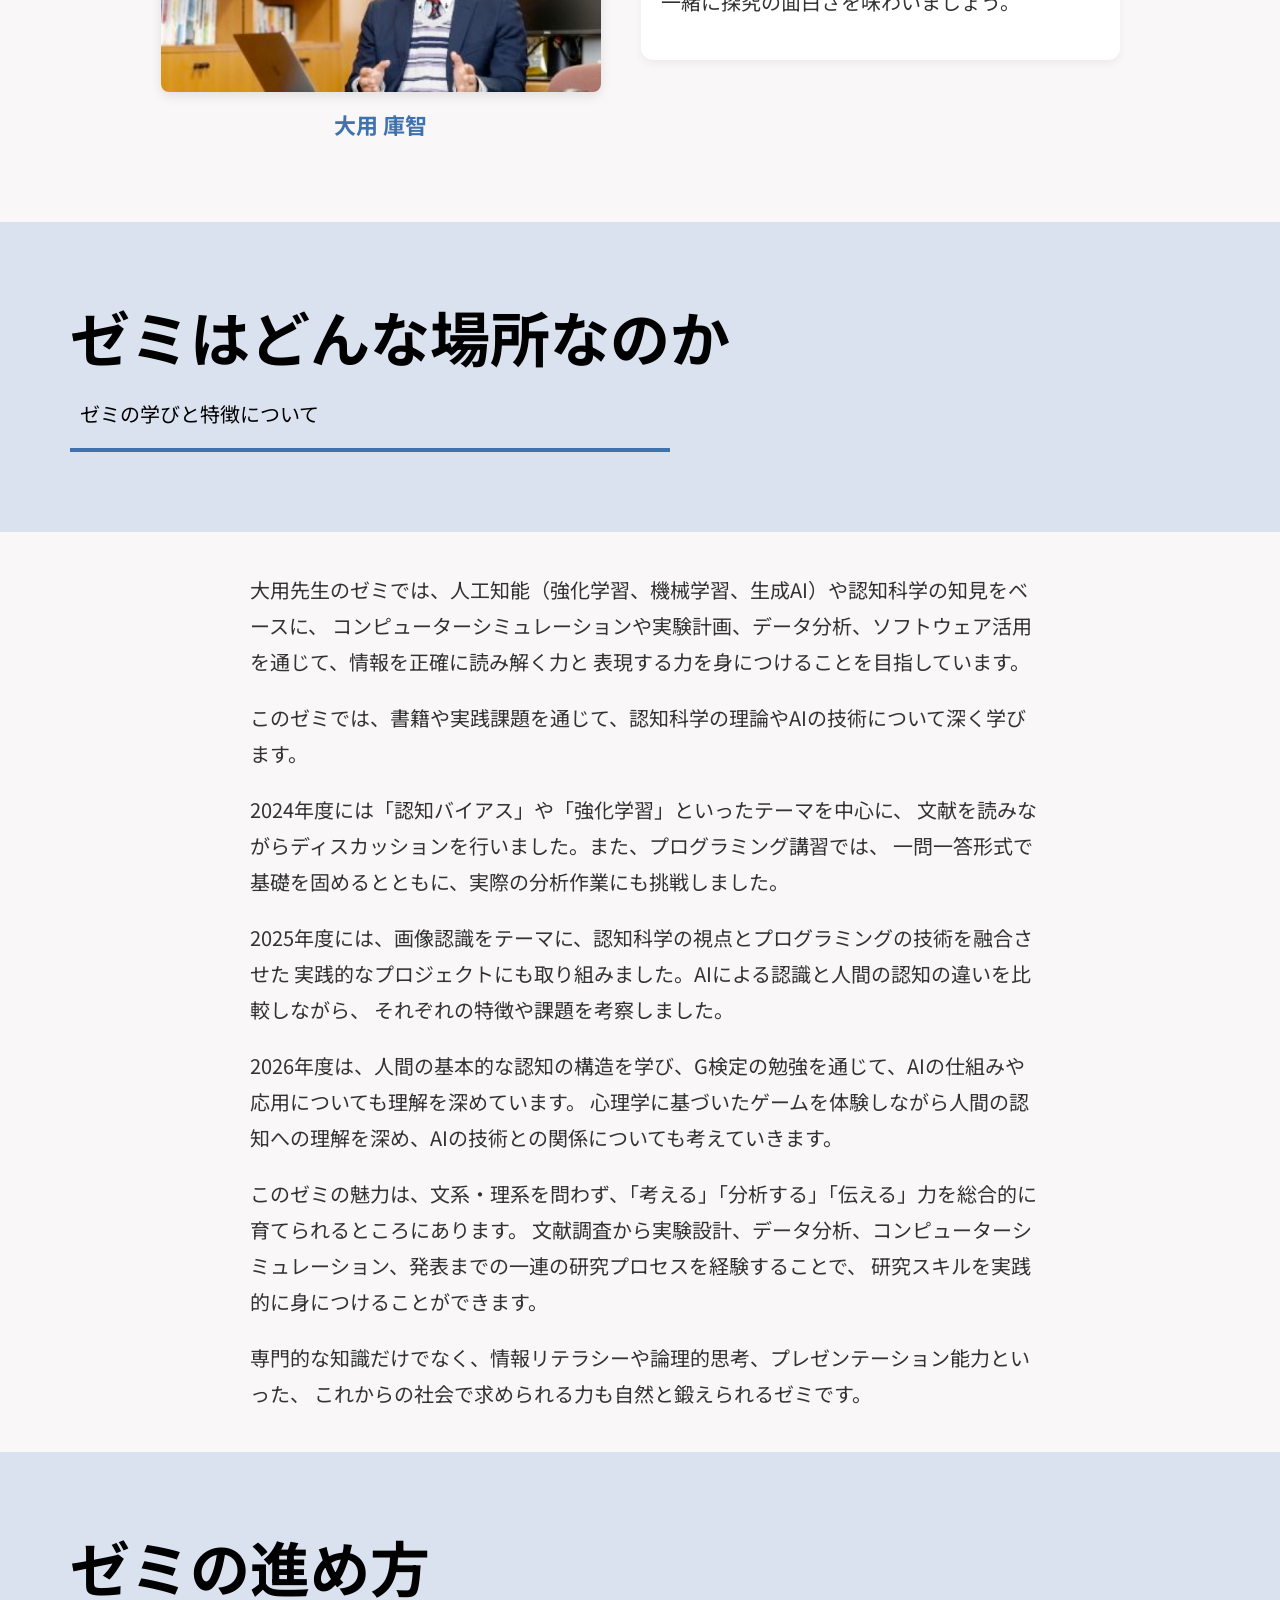
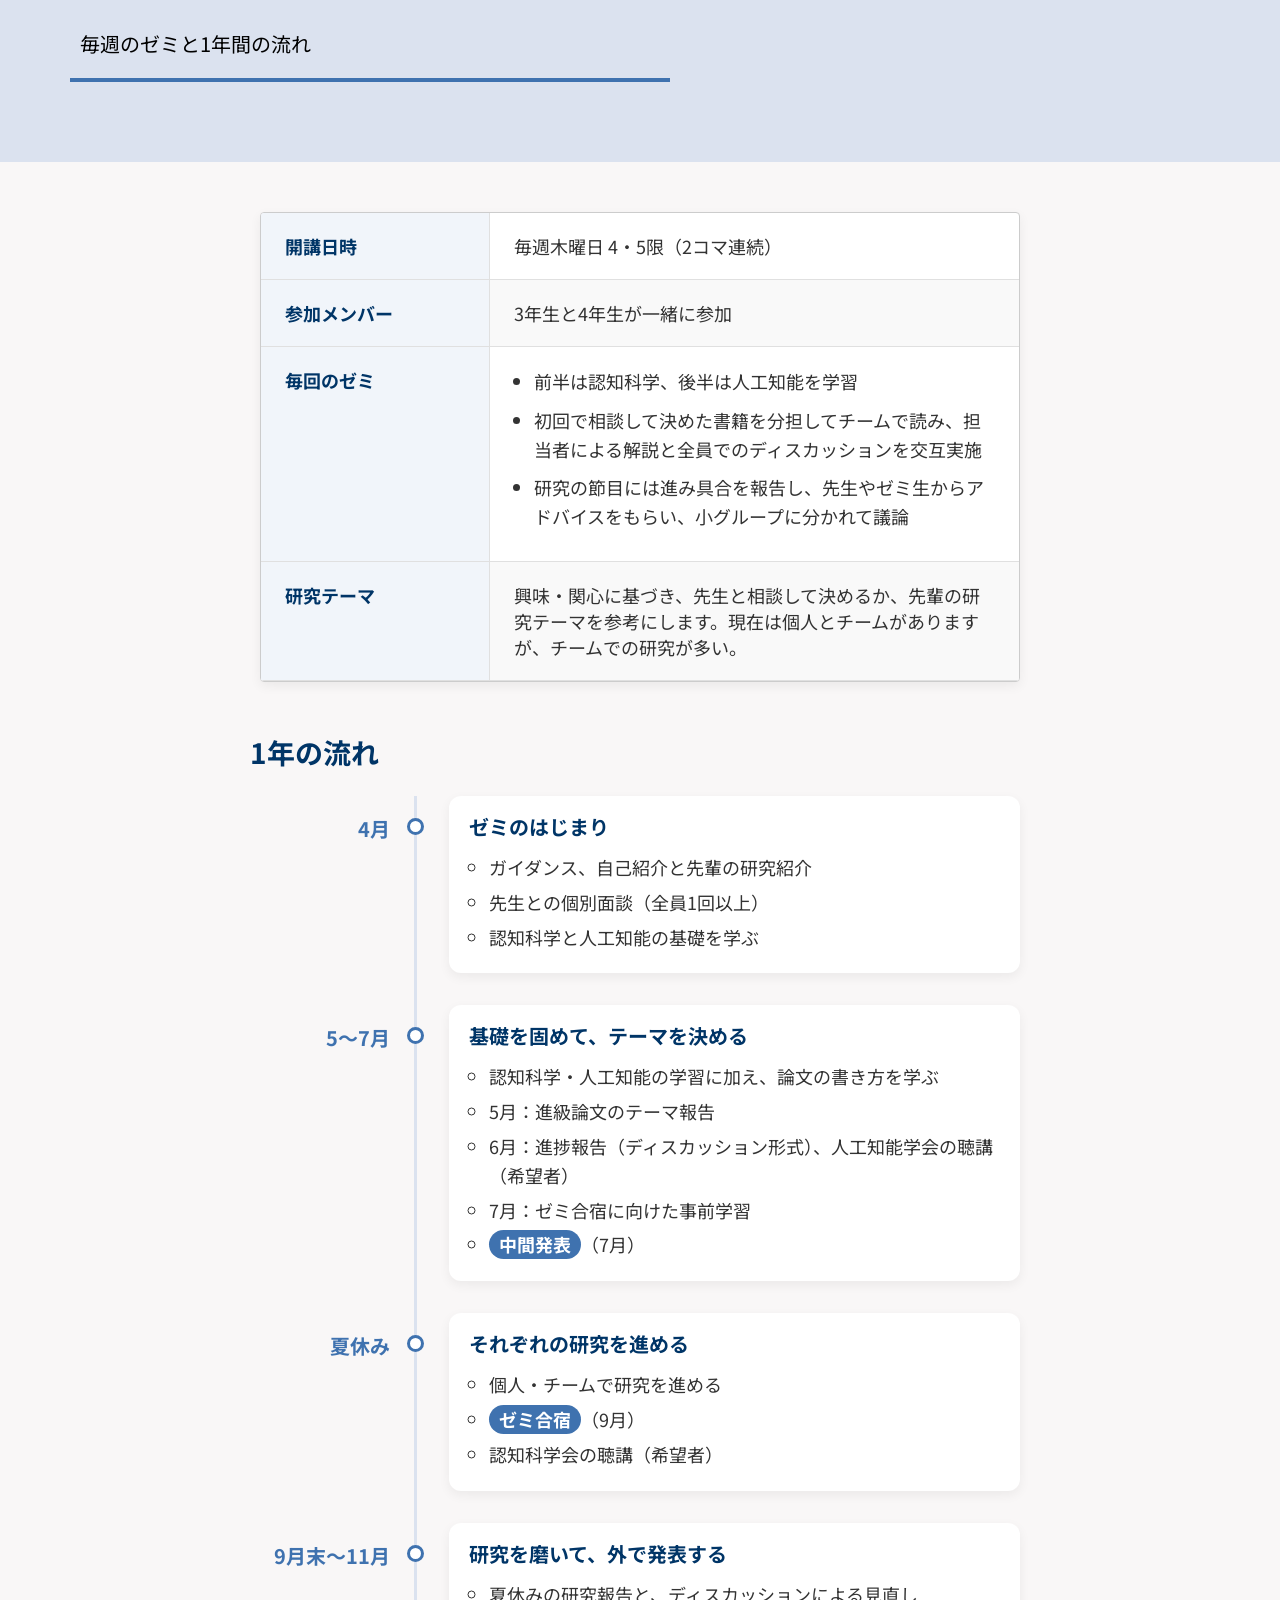
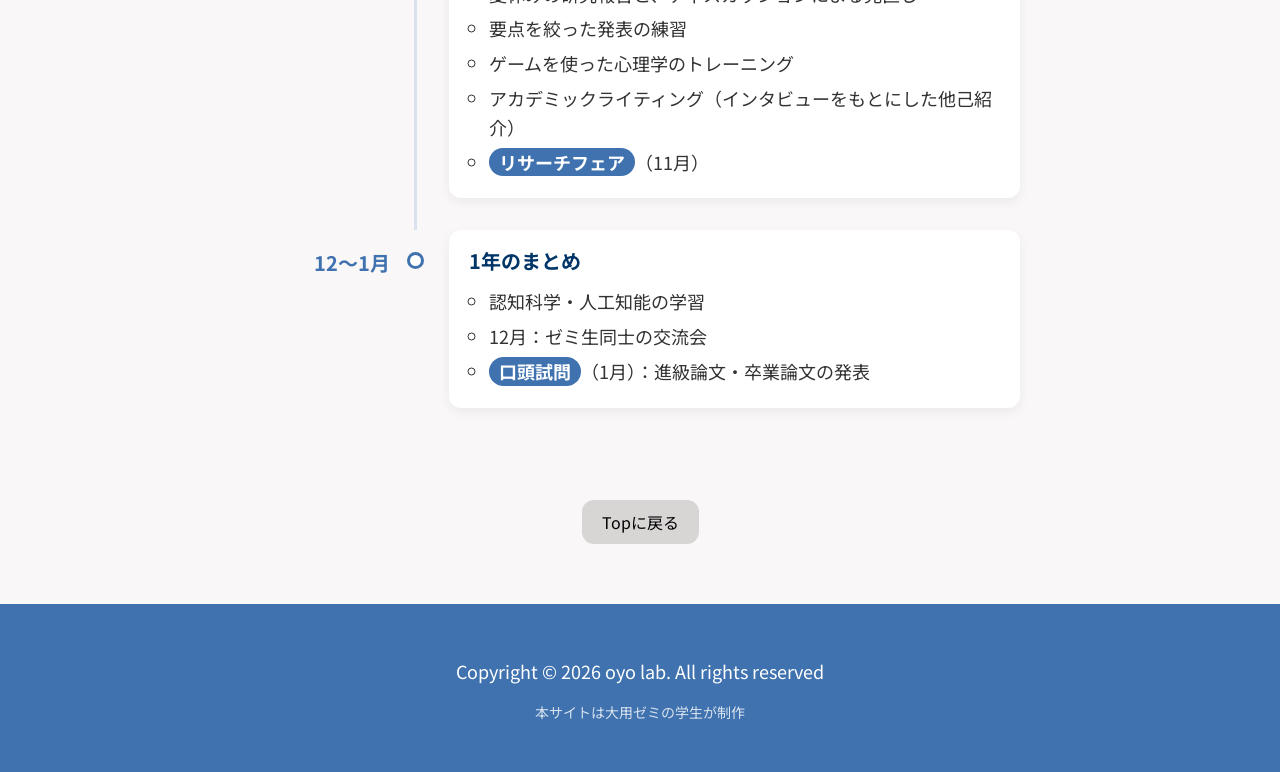
<file: About_zemi.html>
<!DOCTYPE html>
<html lang="ja">
<head>
  <meta charset="UTF-8">
  <meta name="viewport" content="width=device-width, initial-scale=1.0">
  <title>ゼミ紹介　関西学院大学　大用研究室</title>
  <!--css-->
  <link rel="stylesheet" href="./styles.css">
  <link rel="stylesheet" href="./About_zemi.css">
  <!-- Google Fonts -->
  <link rel="preconnect" href="https://fonts.googleapis.com">
  <link rel="preconnect" href="https://fonts.gstatic.com" crossorigin>
  <link href="https://fonts.googleapis.com/css2?family=Noto+Sans+JP:wght@100..900&display=swap" rel="stylesheet">
</head>

<body>
  <!--header-->
  <header class="header">
    <h1>
      <a href="./index.html" class="header-title-link">関西学院大学 大用研究室</a>
    </h1>
    <!--navigation bar-->
    <!--hamburger toggle (mobile)-->
    <input type="checkbox" id="nav-toggle" class="nav-toggle">
    <label for="nav-toggle" class="nav-toggle-label" aria-label="メニュー"><span></span></label>
    <ul class="nav">
      <li class="nav-item">
        <a href ="./index.html">Top</a>
      </li>
      <!--Research dropdown-->
      <li class="nav-item dropdown">
        <a href="#">Research</a>
        <ul class="dropdown-menu">
          <!-- AUTOGEN:research-nav:start -->
          <li><a href="Research_2024.html">2024年度</a></li>
          <li><a href="Research_2025.html">2025年度</a></li>
          <!-- AUTOGEN:research-nav:end -->
        </ul>
      </li>
      <!--About dropdown-->
      <li class="nav-item dropdown">
        <a href="#">About</a>
        <ul class="dropdown-menu">
          <li><a href="About_zemi.html">ゼミ</a></li>
          <li><a href="About_activity.html">活動</a></li>
        </ul>
      </li>
      <li class="nav-item">
        <a href="./News_list.html">News</a>      
      </li>
    </ul>
  </header>

  <main class="zemi-container">
    <!-- introduce zemi -->
    <header class="section__header">
      <h2>ゼミ「メディア工房」の紹介</h2>
      <p>シラバス上での目的と目標</p>
      <hr>
    </header>
    <section class="professor-intro">
      <div class="professor-info">
        <table class="about__int__syllabus">
          <tbody>
            <tr>
              <td>授業目的</td>
              <td>
                <ul>
                  <li>
                    履修者は人工知能(特に強化学習、機械学習、生成AI)または認知科学(心理学・AI・脳科学・言語学などを合わせて、人の知能の仕組みを探る分野)についての理解を深める。
                  </li>
                  <li>
                    履修者は定量的および統計的な分析の技法、または、強化学習などのコンピューターシミュレーション、人工知能技術を用いたデータ分析やソフトウェアを活用し、認知科学の実験を実施できるようになる。
                  </li>
                  <li>
                    履修者は研究を組み立て、その過程で得た知見を発表する能力を習得する。
                  </li>
                </ul>
              </td>
            </tr>
            <tr>
              <td>到達目標</td>
              <td>
                <ul>
                  <li>
                    人工知能や認知科学に関する知識を深め、それを応用できる。
                  </li>
                  <li>
                    文献の調査を行いながら、データの適切な取り扱いや分析、考察、可視化、レポート作成ができる。
                  </li>
                  <li>
                    各自の研究成果について口頭発表を行い、質疑応答や議論ができる。
                  </li>
                </ul>
              </td>
            </tr>
            <tr>
              <td>キーワード</td>
              <td>
                <ul>
                  <li>
                    人工知能、強化学習、機械学習、認知科学、生成AI、Python、統計学、データ分析
                  </li>
                </ul>
              </td>
            </tr>
          </tbody>
        </table> 
      </div>
    </section>

    <!-- 教授紹介 -->
    <header class="section__header">
      <h2>先生の話</h2>
      <p>大用先生からのメッセージ</p>
      <hr>
    </header>
    <section class="professor-intro">
      <div class="professor-info">
        <img src="./images/about_zemi_teacher.jpg" alt="大用先生" class="professor-photo">
        <p class="professor-name">大用 庫智</p>
      </div>
      <div class="professor-message">
        <p>
          <span class="msg-phrase">学生一人ひとりの</span><span class="msg-phrase">興味や関心を</span><span class="msg-phrase">大切にしながら、</span><br>
          <span class="msg-phrase">深く学べる環境を</span><span class="msg-phrase">整えています。</span><br>
          <span class="msg-phrase">一緒に探究の</span><span class="msg-phrase">面白さを味わいましょう。</span>
        </p>
      </div>
    </section>



    <!-- ゼミ紹介 -->
    <header class="section__header">
      <h2>ゼミはどんな場所なのか</h2>
      <p>ゼミの学びと特徴について</p>
      <hr>
    </header>
    
    <div class="zemi-description">
      <p>
        大用先生のゼミでは、人工知能（強化学習、機械学習、生成AI）や認知科学の知見をベースに、
        コンピューターシミュレーションや実験計画、データ分析、ソフトウェア活用を通じて、情報を正確に読み解く力と
        表現する力を身につけることを目指しています。
      </p>
      <p>
        このゼミでは、書籍や実践課題を通じて、認知科学の理論やAIの技術について深く学びます。
      </p>
      <p>
        2024年度には「認知バイアス」や「強化学習」といったテーマを中心に、
        文献を読みながらディスカッションを行いました。また、プログラミング講習では、
        一問一答形式で基礎を固めるとともに、実際の分析作業にも挑戦しました。
      </p>
      <p>
        2025年度には、画像認識をテーマに、認知科学の視点とプログラミングの技術を融合させた
        実践的なプロジェクトにも取り組みました。AIによる認識と人間の認知の違いを比較しながら、
        それぞれの特徴や課題を考察しました。
      </p>
      <p>
        2026年度は、人間の基本的な認知の構造を学び、G検定の勉強を通じて、AIの仕組みや応用についても理解を深めています。
        心理学に基づいたゲームを体験しながら人間の認知への理解を深め、AIの技術との関係についても考えていきます。
      </p>
      <p>
        このゼミの魅力は、文系・理系を問わず、「考える」「分析する」「伝える」力を総合的に育てられるところにあります。
        文献調査から実験設計、データ分析、コンピューターシミュレーション、発表までの一連の研究プロセスを経験することで、
        研究スキルを実践的に身につけることができます。
      </p>
      <p>
        専門的な知識だけでなく、情報リテラシーや論理的思考、プレゼンテーション能力といった、
        これからの社会で求められる力も自然と鍛えられるゼミです。
      </p>
    </div>

    <!-- ゼミの進め方 -->
    <header class="section__header">
      <h2>ゼミの進め方</h2>
      <p>毎週のゼミと1年間の流れ</p>
      <hr>
    </header>

    <div class="zemi-description">
      <table class="about__int__syllabus">
        <tbody>
          <tr>
            <td>開講日時</td>
            <td>毎週木曜日 4・5限（2コマ連続）</td>
          </tr>
          <tr>
            <td>参加メンバー</td>
            <td>3年生と4年生が一緒に参加</td>
          </tr>
          <tr>
            <td>毎回のゼミ</td>
            <td>
              <ul>
                <li>前半は認知科学、後半は人工知能を学習</li>
                <li>初回で相談して決めた書籍を分担してチームで読み、担当者による解説と全員でのディスカッションを交互実施</li>
                <li>研究の節目には進み具合を報告し、先生やゼミ生からアドバイスをもらい、小グループに分かれて議論</li>
              </ul>
            </td>
          </tr>
          <tr>
            <td>研究テーマ</td>
            <td>興味・関心に基づき、先生と相談して決めるか、先輩の研究テーマを参考にします。現在は個人とチームがありますが、チームでの研究が多い。</td>
          </tr>

        </tbody>
      </table>
    </div>

    <!-- 1年の流れ -->
    <div class="zemi-description">
      <h3 class="timeline-title">1年の流れ</h3>
      <ol class="timeline">
        <li class="timeline-item">
          <div class="timeline-period">4月</div>
          <div class="timeline-body">
            <div class="timeline-card">
              <h4>ゼミのはじまり</h4>
              <ul>
                <li>ガイダンス、自己紹介と先輩の研究紹介</li>
                <li>先生との個別面談（全員1回以上）</li>
                <li>認知科学と人工知能の基礎を学ぶ</li>
              </ul>
            </div>
          </div>
        </li>
        <li class="timeline-item">
          <div class="timeline-period">5〜7月</div>
          <div class="timeline-body">
            <div class="timeline-card">
              <h4>基礎を固めて、テーマを決める</h4>
              <ul>
                <li>認知科学・人工知能の学習に加え、論文の書き方を学ぶ</li>
                <li>5月：進級論文のテーマ報告</li>
                <li>6月：進捗報告（ディスカッション形式）、人工知能学会の聴講（希望者）</li>
                <li>7月：ゼミ合宿に向けた事前学習</li>
                <li><span class="timeline-event">中間発表</span>（7月）</li>
              </ul>
            </div>
          </div>
        </li>
        <li class="timeline-item">
          <div class="timeline-period">夏休み</div>
          <div class="timeline-body">
            <div class="timeline-card">
              <h4>それぞれの研究を進める</h4>
              <ul>
                <li>個人・チームで研究を進める</li>
                <li><span class="timeline-event">ゼミ合宿</span>（9月）</li>
                <li>認知科学会の聴講（希望者）</li>
              </ul>
            </div>
          </div>
        </li>
        <li class="timeline-item">
          <div class="timeline-period">9月末〜11月</div>
          <div class="timeline-body">
            <div class="timeline-card">
              <h4>研究を磨いて、外で発表する</h4>
              <ul>
                <li>夏休みの研究報告と、ディスカッションによる見直し</li>
                <li>要点を絞った発表の練習</li>
                <li>ゲームを使った心理学のトレーニング</li>
                <li>アカデミックライティング（インタビューをもとにした他己紹介）</li>
                <li><span class="timeline-event">リサーチフェア</span>（11月）</li>
              </ul>
            </div>
          </div>
        </li>
        <li class="timeline-item">
          <div class="timeline-period">12〜1月</div>
          <div class="timeline-body">
            <div class="timeline-card">
              <h4>1年のまとめ</h4>
              <ul>
                <li>認知科学・人工知能の学習</li>
                <li>12月：ゼミ生同士の交流会</li>
                <li><span class="timeline-event">口頭試問</span>（1月）：進級論文・卒業論文の発表</li>
              </ul>
            </div>
          </div>
        </li>
      </ol>
    </div>


  </main>
  <div class="button-wrapper">
      <a href="./index.html" class="more-button">Topに戻る</a>
    </div>
    
  <footer>
    <h1 class="sr-only"> Copyright </h1>
    <p>
      Copyright © 2026 oyo lab. All rights reserved
    </p>
    <p class="site-credit">本サイトは大用ゼミの学生が制作</p>
  </footer>
</body>
</html>
</file>
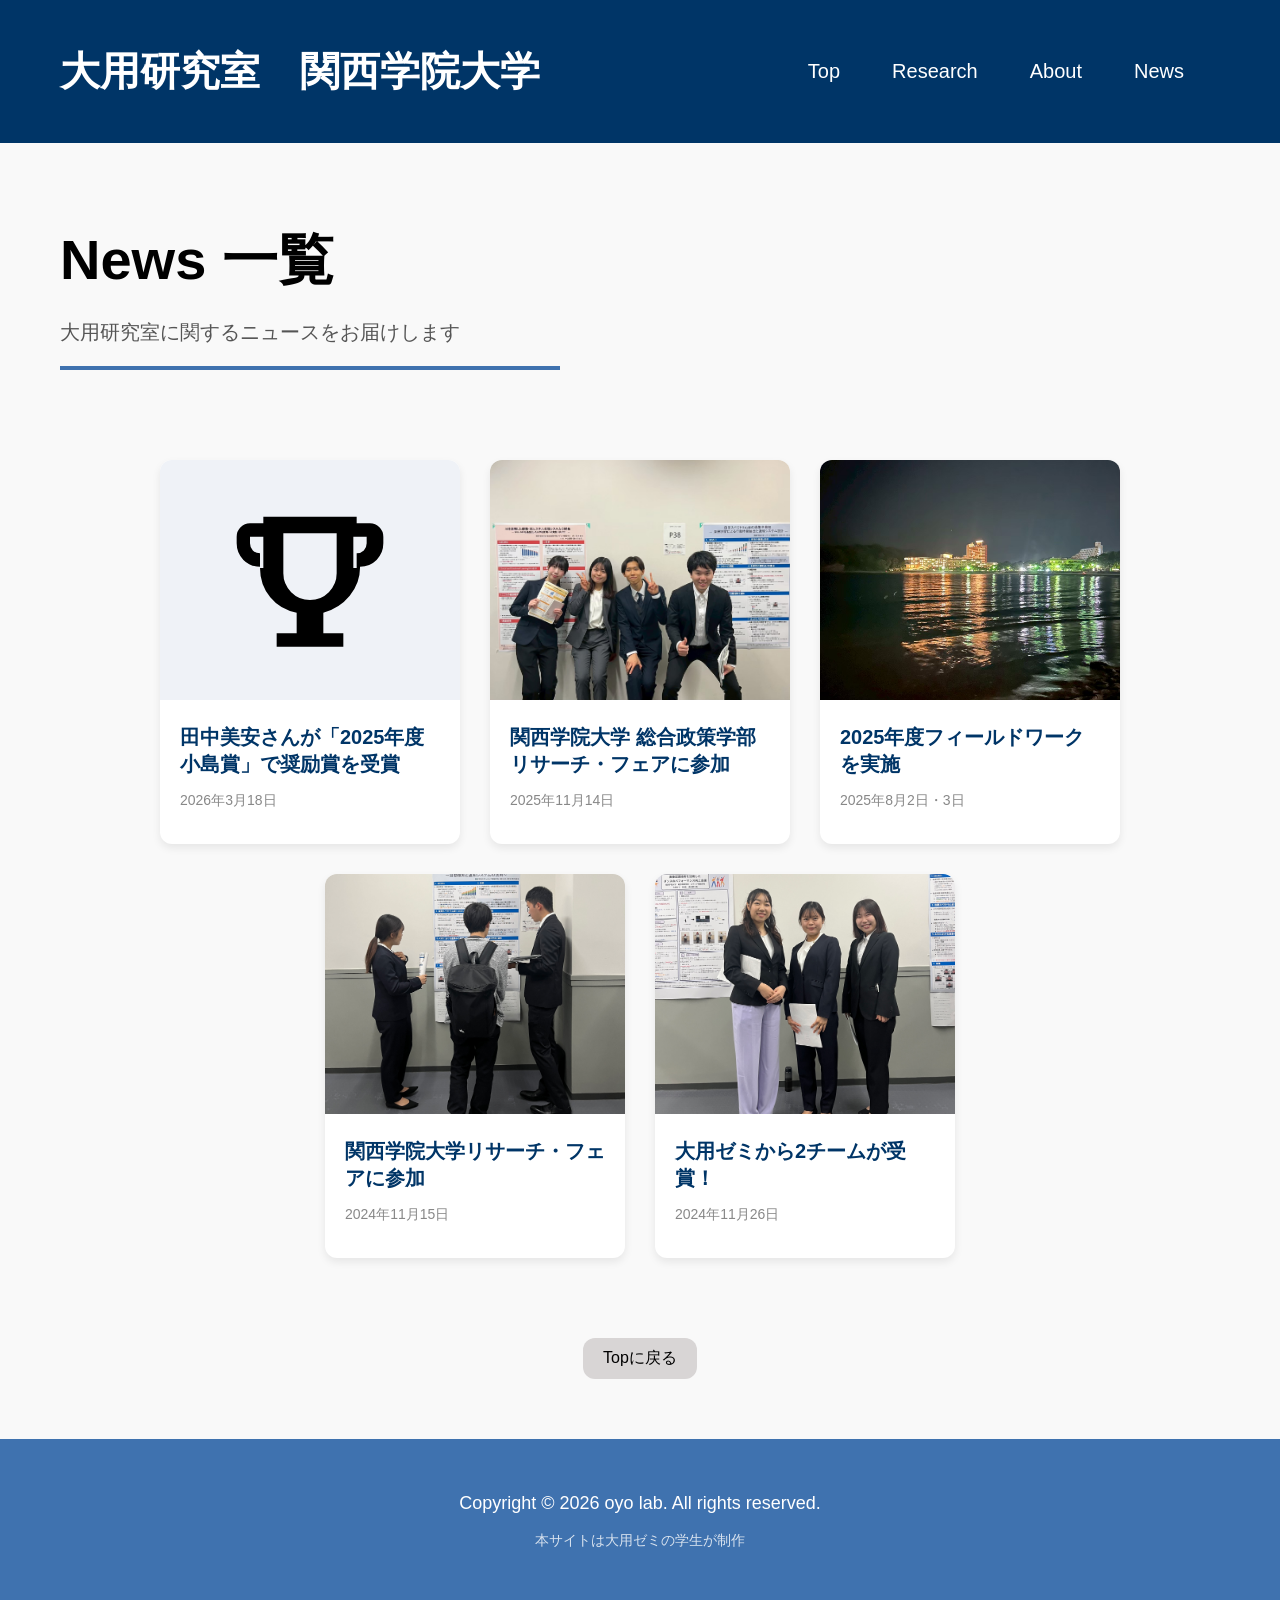
<file: News_list.html>
<!DOCTYPE html>
<html lang="ja">
<head>
  <meta charset="UTF-8" />
  <meta name="viewport" content="width=device-width, initial-scale=1.0"/>
  <title>News 一覧 - 関西学院大学　大用研究室</title>
  <link rel="stylesheet" href="./styles.css" />
  <link rel="stylesheet" href="./News_list.css" />
</head>
<body>
  <header class="header">
    <h1><a href="./index.html" class="header-title-link">大用研究室　関西学院大学</a></h1>
    <!--hamburger toggle (mobile)-->
    <input type="checkbox" id="nav-toggle" class="nav-toggle">
    <label for="nav-toggle" class="nav-toggle-label" aria-label="メニュー"><span></span></label>
    <ul class="nav">
      <li class="nav-item"><a href="./index.html">Top</a></li>
      <li class="nav-item dropdown">
        <a href="#">Research</a>
        <ul class="dropdown-menu">
          <!-- AUTOGEN:research-nav:start -->
          <li><a href="Research_2024.html">2024年度</a></li>
          <li><a href="Research_2025.html">2025年度</a></li>
          <!-- AUTOGEN:research-nav:end -->
        </ul>
      </li>
      <li class="nav-item dropdown">
        <a href="#">About</a>
        <ul class="dropdown-menu">
          <li><a href="About_zemi.html">ゼミ</a></li>
          <li><a href="About_activity.html">活動</a></li>
        </ul>
      </li>
      <li class="nav-item"><a href="#">News</a></li>
    </ul>
  </header>

  <section class="section__header">
    <h1>News 一覧</h1>
    <p>大用研究室に関するニュースをお届けします</p>
    <hr/>
  </section>

  <main class="news-container">
    <a href="./News/News05.html" class="news-card-link">
      <div class="news-card">
        <img src="./images/news_award.svg" alt="News 05" class="icon-image">
        <div class="news-card-text">
          <h2>田中美安さんが「2025年度 小島賞」で奨励賞を受賞</h2>
          <p>2026年3月18日</p>
        </div>
      </div>
    </a>

    <a href="./News/News04.html" class="news-card-link">
      <div class="news-card">
        <img src="./images/News04_1.jpg" alt="News 04">
        <div class="news-card-text">
          <h2>関西学院大学 総合政策学部 リサーチ・フェアに参加</h2>
          <p>2025年11月14日</p>
        </div>
      </div>
    </a>

    <a href="./News/News03.html" class="news-card-link">
      <div class="news-card">
        <img src="./images/News03_2.jpg" alt="News 03">
        <div class="news-card-text">
          <h2>2025年度フィールドワークを実施</h2>
          <p>2025年8月2日・3日</p>
        </div>
      </div>
    </a>

    <a href="./News/News01.html" class="news-card-link">
      <div class="news-card">
        <img src="./images/News01_1.jpg" alt="News 01">
        <div class="news-card-text">
          <h2>関西学院大学リサーチ・フェアに参加</h2>
          <p>2024年11月15日</p>
        </div>
      </div>
    </a>

    <a href="./News/News02.html" class="news-card-link">
      <div class="news-card">
        <img src="./images/News01_4.jpg" alt="News 02">
        <div class="news-card-text">
          <h2>大用ゼミから2チームが受賞！</h2>
          <p>2024年11月26日</p>
        </div>
      </div>
    </a>
    
  </main>
  <div class="button-wrapper">
      <a href="./index.html" class="more-button">Topに戻る</a>
    </div>

  <footer>
    <p>Copyright &copy; 2026 oyo lab. All rights reserved.</p>
    <p class="site-credit">本サイトは大用ゼミの学生が制作</p>
  </footer>
</body>
</html>
</file>
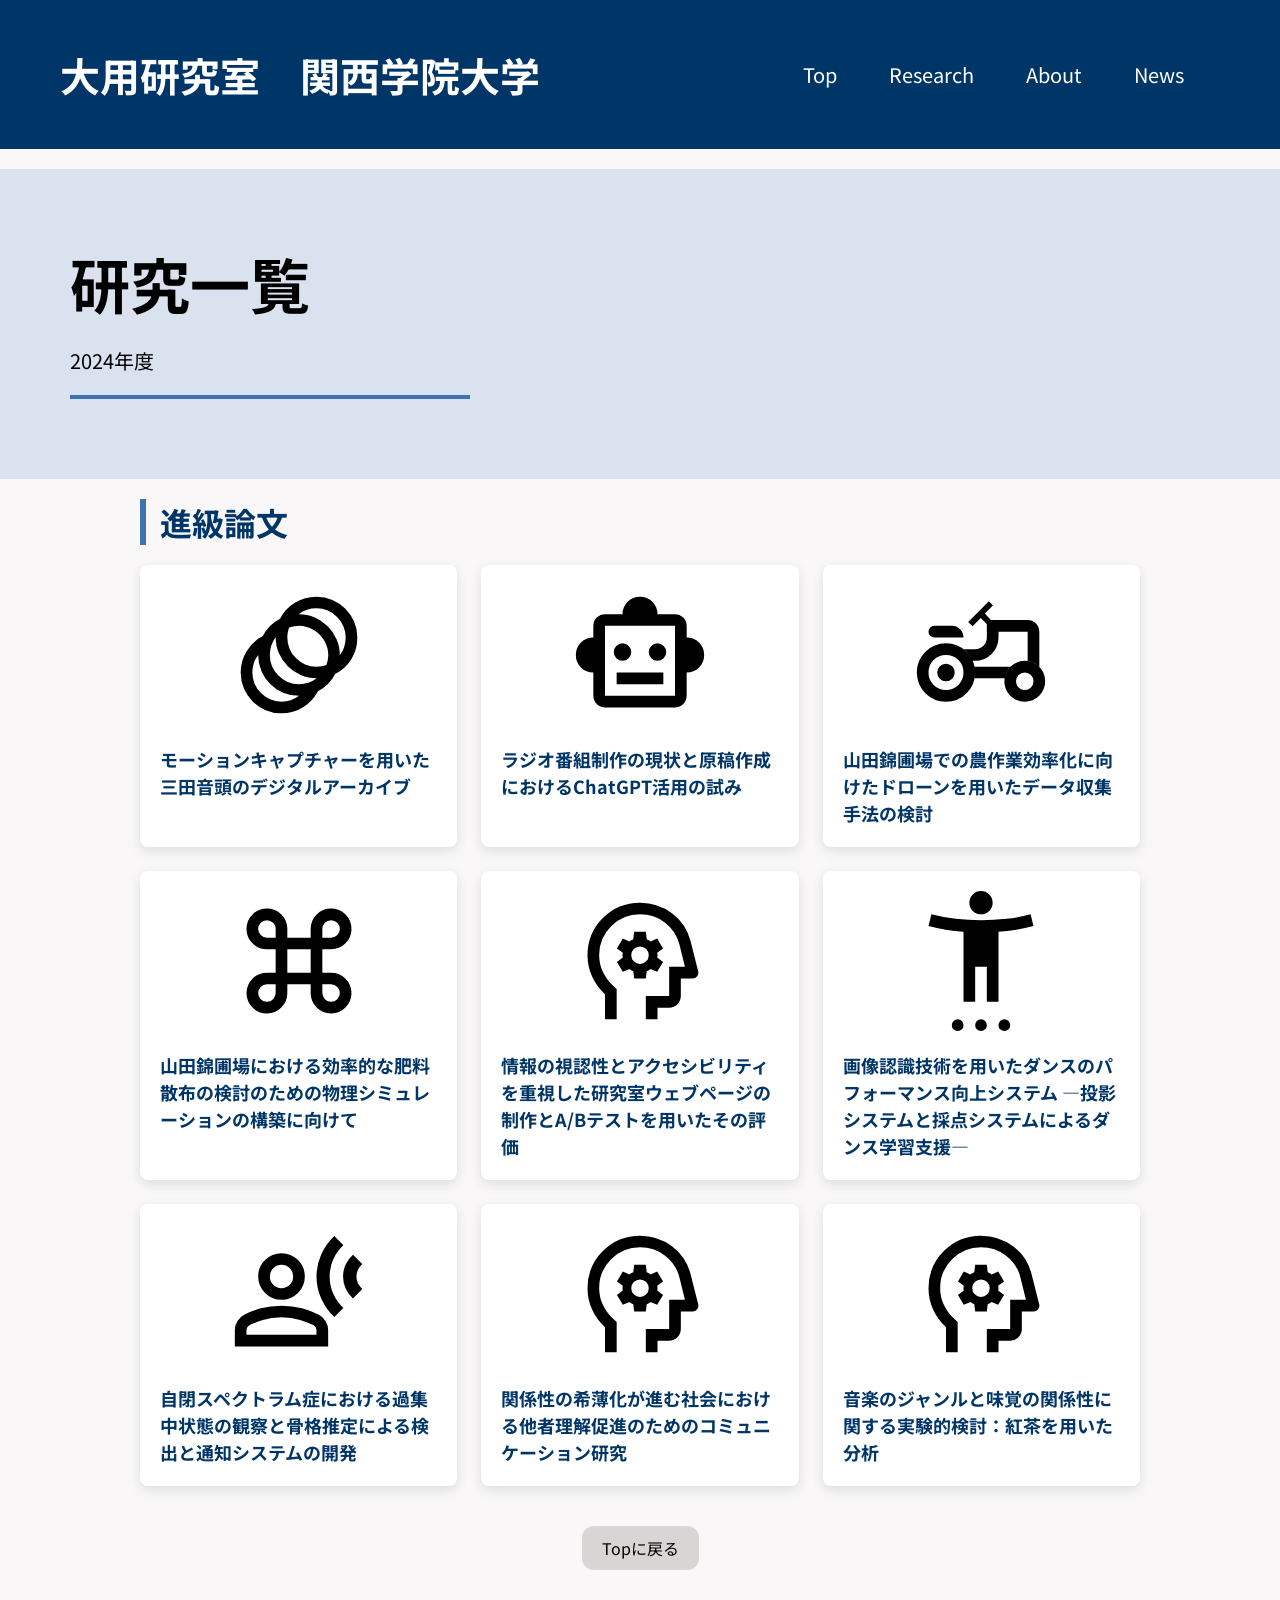
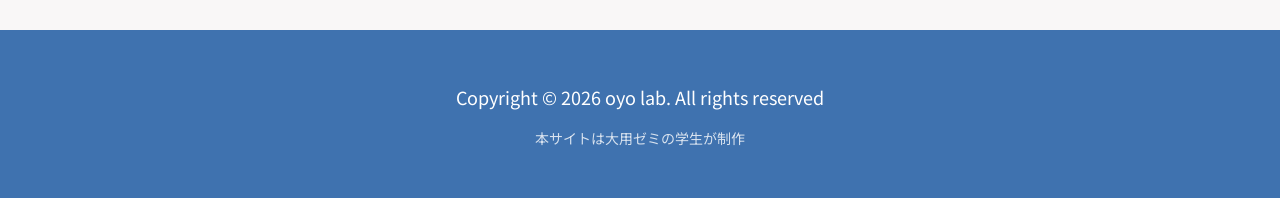
<file: Research_2024.html>
<!DOCTYPE html>
<html lang="ja">
<head>
  <meta charset="UTF-8">
  <meta name="viewport" content="width=device-width, initial-scale=1.0">
  <title>2024年度 研究一覧 - 関西学院大学　大用研究室</title>
  <link rel="stylesheet" href="./styles.css">
  <link rel="stylesheet" href="./Research_2024.css">
  <link href="https://fonts.googleapis.com/css2?family=Noto+Sans+JP:wght@100..900&display=swap" rel="stylesheet">
</head>

<body>
  <header class="header">
    <h1>
      <a href="./index.html" class="header-title-link">大用研究室　関西学院大学</a>
    </h1>
    <!--hamburger toggle (mobile)-->
    <input type="checkbox" id="nav-toggle" class="nav-toggle">
    <label for="nav-toggle" class="nav-toggle-label" aria-label="メニュー"><span></span></label>
    <ul class="nav">
      <li class="nav-item"><a href="./index.html">Top</a></li>
      <li class="nav-item dropdown">
        <a href="#">Research</a>
        <ul class="dropdown-menu">
          <!-- AUTOGEN:research-nav:start -->
          <li><a href="Research_2024.html">2024年度</a></li>
          <li><a href="Research_2025.html">2025年度</a></li>
          <!-- AUTOGEN:research-nav:end -->
        </ul>
      </li>
      <li class="nav-item dropdown">
        <a href="#">About</a>
        <ul class="dropdown-menu">
          <li><a href="About_zemi.html">ゼミ</a></li>
          <li><a href="About_activity.html">活動</a></li>
        </ul>
      </li>
      <li class="nav-item"><a href="./News_list.html">News</a></li>
    </ul>
  </header>

  <main>
    <header class="section__header">
      <h1>研究一覧</h1>
      <p>2024年度</p>
      <hr>
    </header>

    <!-- AUTOGEN:research-cards:start -->
    <section class="sub-section">
      <h2>進級論文</h2>
      <div class="research-cards">
        <article class="research-card" id="research-2024-a-04">
          <img class="research-card__image" src="./images/genre_visual.svg" alt="">
          <h3 class="research-card__title">モーションキャプチャーを用いた三田音頭のデジタルアーカイブ</h3>
        </article>
        <article class="research-card" id="research-2024-a-10">
          <img class="research-card__image" src="./images/genre_ai.svg" alt="">
          <h3 class="research-card__title">ラジオ番組制作の現状と原稿作成におけるChatGPT活用の試み</h3>
        </article>
        <article class="research-card" id="research-2024-a-06">
          <img class="research-card__image" src="./images/genre_agri.svg" alt="">
          <h3 class="research-card__title">山田錦圃場での農作業効率化に向けたドローンを用いたデータ収集手法の検討</h3>
        </article>
        <article class="research-card" id="research-2024-a-01">
          <img class="research-card__image" src="./images/research_1.svg" alt="">
          <h3 class="research-card__title">山田錦圃場における効率的な肥料散布の検討のための物理シミュレーションの構築に向けて</h3>
        </article>
        <article class="research-card" id="research-2024-a-07">
          <img class="research-card__image" src="./images/genre_psychology.svg" alt="">
          <h3 class="research-card__title">情報の視認性とアクセシビリティを重視した研究室ウェブページの制作とA/Bテストを用いたその評価</h3>
        </article>
        <article class="research-card" id="research-2024-a-03">
          <img class="research-card__image" src="./images/research_3.svg" alt="">
          <h3 class="research-card__title">画像認識技術を用いたダンスのパフォーマンス向上システム ―投影システムと採点システムによるダンス学習支援―</h3>
        </article>
        <article class="research-card" id="research-2024-a-02">
          <img class="research-card__image" src="./images/research_2.svg" alt="">
          <h3 class="research-card__title">自閉スペクトラム症における過集中状態の観察と骨格推定による検出と通知システムの開発</h3>
        </article>
        <article class="research-card" id="research-2024-a-05">
          <img class="research-card__image" src="./images/genre_psychology.svg" alt="">
          <h3 class="research-card__title">関係性の希薄化が進む社会における他者理解促進のためのコミュニケーション研究</h3>
        </article>
        <article class="research-card" id="research-2024-a-08">
          <img class="research-card__image" src="./images/genre_psychology.svg" alt="">
          <h3 class="research-card__title">音楽のジャンルと味覚の関係性に関する実験的検討：紅茶を用いた分析</h3>
        </article>
      </div>
    </section>
    <!-- AUTOGEN:research-cards:end -->
  </main>
  <div class="button-wrapper">
      <a href="./index.html" class="more-button">Topに戻る</a>
    </div>

  <footer>
    <h1 class="sr-only">Copyright</h1>
    <p>Copyright © 2026 oyo lab. All rights reserved</p>
    <p class="site-credit">本サイトは大用ゼミの学生が制作</p>
  </footer>
</body>
</html>
</file>
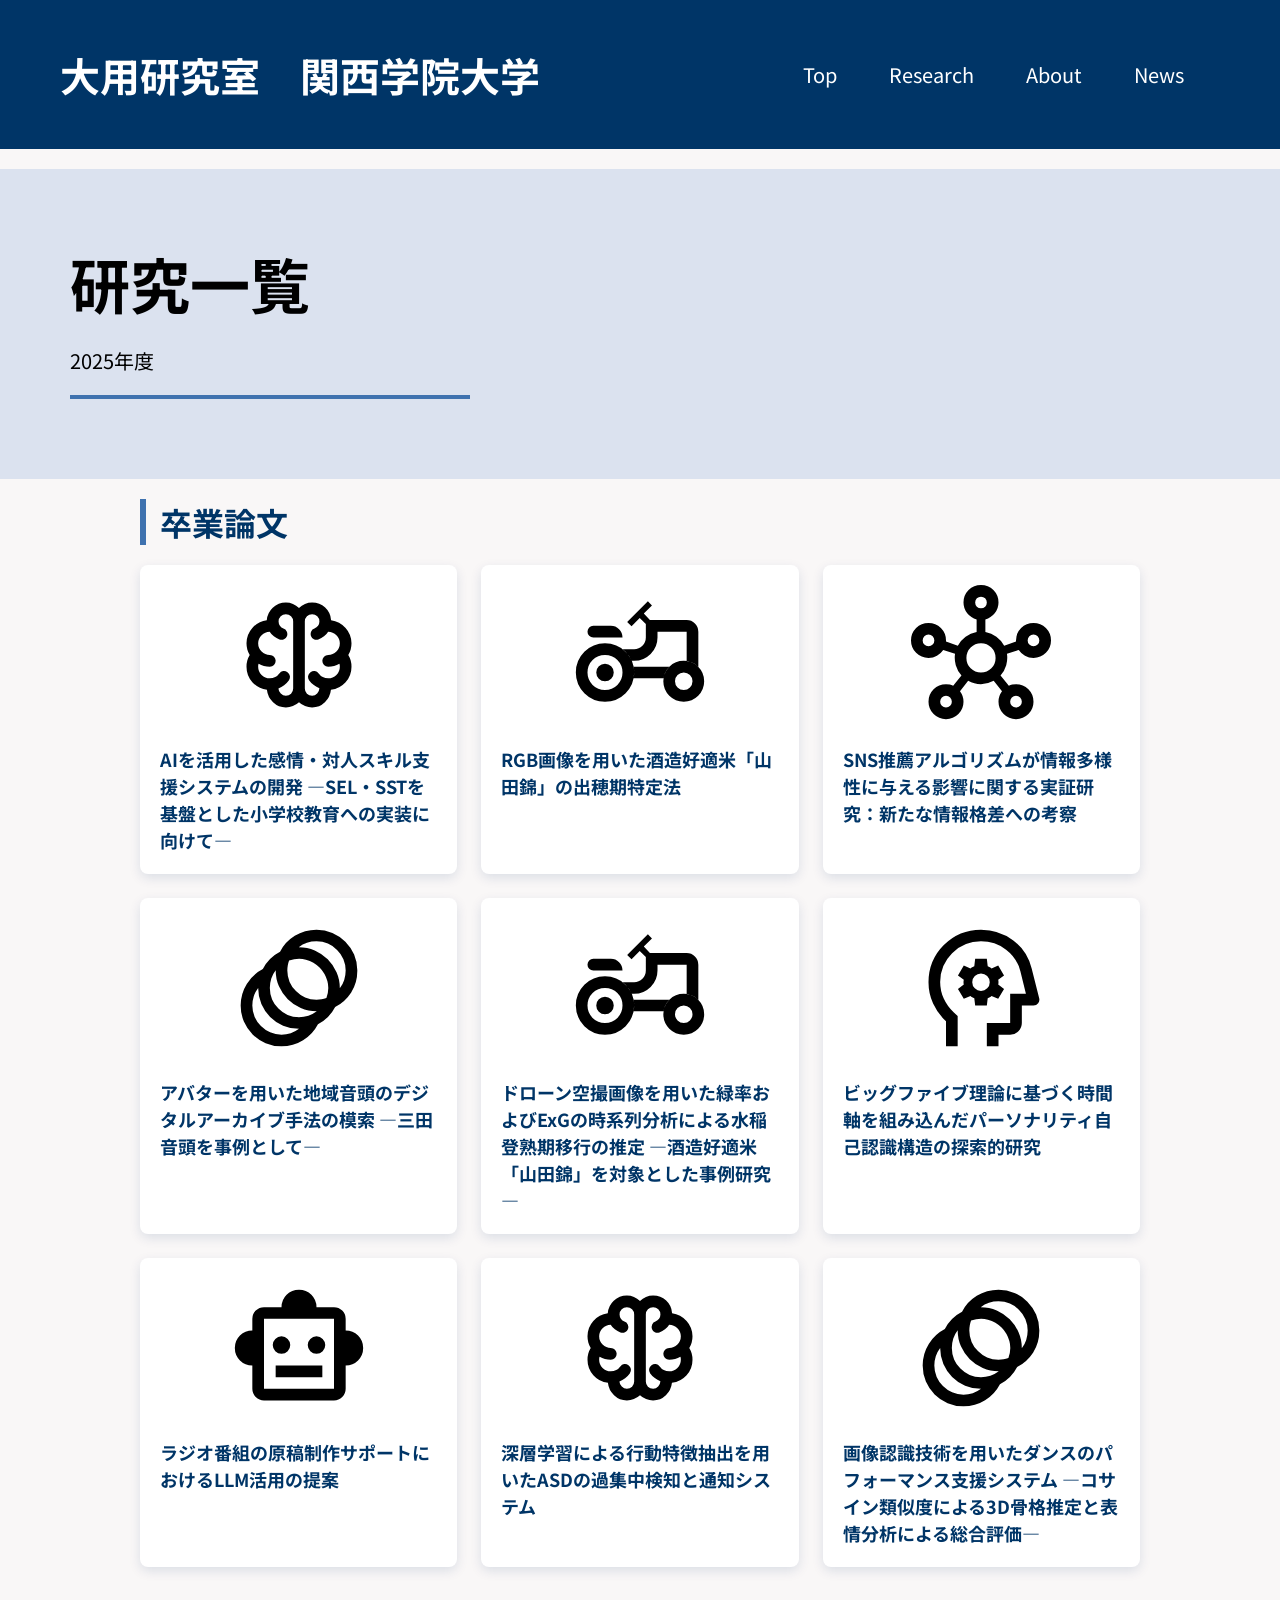
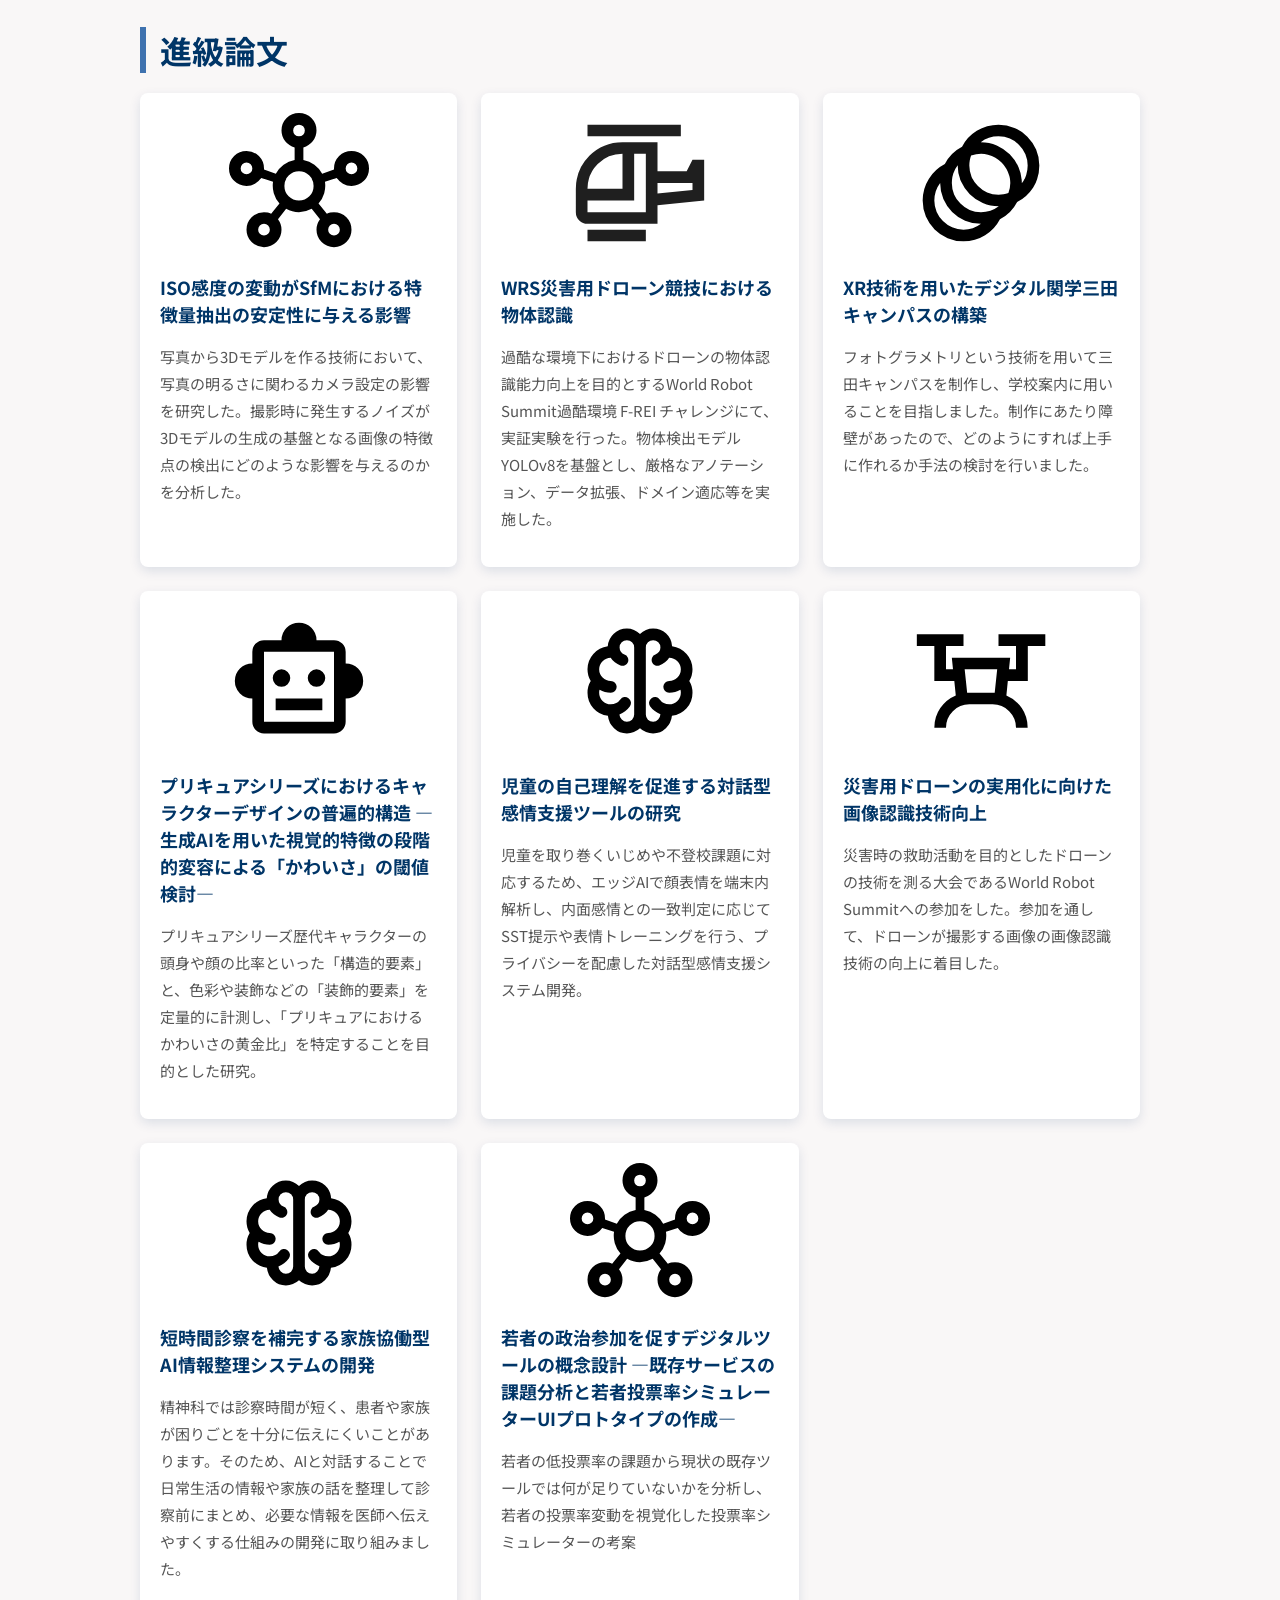
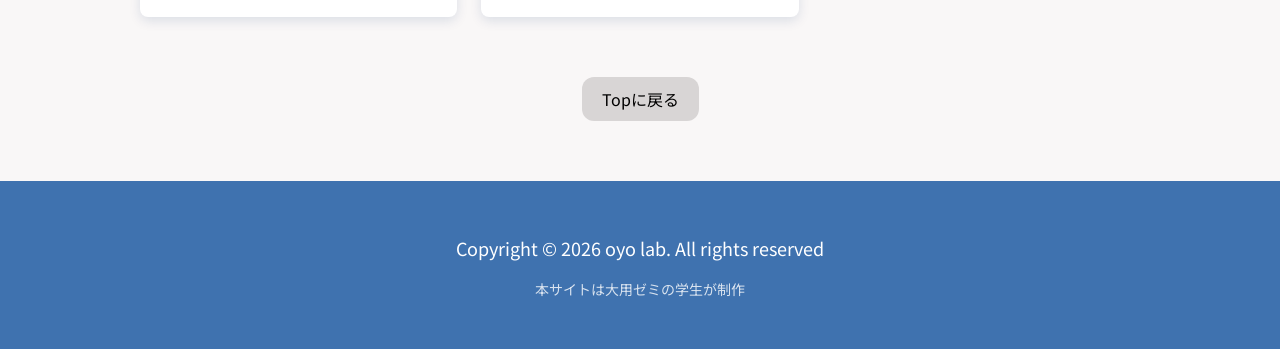
<file: Research_2025.html>
<!DOCTYPE html>
<html lang="ja">
<head>
  <meta charset="UTF-8">
  <meta name="viewport" content="width=device-width, initial-scale=1.0">
  <title>2025年度 研究一覧 - 関西学院大学　大用研究室</title>
  <link rel="stylesheet" href="./styles.css">
  <link rel="stylesheet" href="./Research_2025.css">
  <link href="https://fonts.googleapis.com/css2?family=Noto+Sans+JP:wght@100..900&display=swap" rel="stylesheet">
</head>

<body>
  <header class="header">
    <h1>
      <a href="./index.html" class="header-title-link">大用研究室　関西学院大学</a>
    </h1>
    <!--hamburger toggle (mobile)-->
    <input type="checkbox" id="nav-toggle" class="nav-toggle">
    <label for="nav-toggle" class="nav-toggle-label" aria-label="メニュー"><span></span></label>
    <ul class="nav">
      <li class="nav-item"><a href="./index.html">Top</a></li>
      <li class="nav-item dropdown">
        <a href="#">Research</a>
        <ul class="dropdown-menu">
          <!-- AUTOGEN:research-nav:start -->
          <li><a href="Research_2024.html">2024年度</a></li>
          <li><a href="Research_2025.html">2025年度</a></li>
          <!-- AUTOGEN:research-nav:end -->
        </ul>
      </li>
      <li class="nav-item dropdown">
        <a href="#">About</a>
        <ul class="dropdown-menu">
          <li><a href="About_zemi.html">ゼミ</a></li>
          <li><a href="About_activity.html">活動</a></li>
        </ul>
      </li>
      <li class="nav-item"><a href="./News_list.html">News</a></li>
    </ul>
  </header>

  <main>
    <header class="section__header">
      <h1>研究一覧</h1>
      <p>2025年度</p>
      <hr>
    </header>

    <!-- AUTOGEN:research-cards:start -->
    <section class="sub-section">
      <h2>卒業論文</h2>
      <div class="research-cards">
        <article class="research-card" id="research-2025-g-09">
          <img class="research-card__image" src="./images/genre_mental.svg" alt="">
          <h3 class="research-card__title">AIを活用した感情・対人スキル支援システムの開発 ―SEL・SSTを基盤とした小学校教育への実装に向けて―</h3>
        </article>
        <article class="research-card" id="research-2025-g-04">
          <img class="research-card__image" src="./images/genre_agri.svg" alt="">
          <h3 class="research-card__title">RGB画像を用いた酒造好適米「山田錦」の出穂期特定法</h3>
        </article>
        <article class="research-card" id="research-2025-g-05">
          <img class="research-card__image" src="./images/genre_algorithm.svg" alt="">
          <h3 class="research-card__title">SNS推薦アルゴリズムが情報多様性に与える影響に関する実証研究：新たな情報格差への考察</h3>
        </article>
        <article class="research-card" id="research-2025-g-02">
          <img class="research-card__image" src="./images/genre_visual.svg" alt="">
          <h3 class="research-card__title">アバターを用いた地域音頭のデジタルアーカイブ手法の模索 ―三田音頭を事例として―</h3>
        </article>
        <article class="research-card" id="research-2025-g-10">
          <img class="research-card__image" src="./images/genre_agri.svg" alt="">
          <h3 class="research-card__title">ドローン空撮画像を用いた緑率およびExGの時系列分析による水稲登熟期移行の推定 ―酒造好適米「山田錦」を対象とした事例研究―</h3>
        </article>
        <article class="research-card" id="research-2025-g-03">
          <img class="research-card__image" src="./images/genre_psychology.svg" alt="">
          <h3 class="research-card__title">ビッグファイブ理論に基づく時間軸を組み込んだパーソナリティ自己認識構造の探索的研究</h3>
        </article>
        <article class="research-card" id="research-2025-g-08">
          <img class="research-card__image" src="./images/genre_ai.svg" alt="">
          <h3 class="research-card__title">ラジオ番組の原稿制作サポートにおけるLLM活用の提案</h3>
        </article>
        <article class="research-card" id="research-2025-g-07">
          <img class="research-card__image" src="./images/genre_mental.svg" alt="">
          <h3 class="research-card__title">深層学習による行動特徴抽出を用いたASDの過集中検知と通知システム</h3>
        </article>
        <article class="research-card" id="research-2025-g-01">
          <img class="research-card__image" src="./images/genre_visual.svg" alt="">
          <h3 class="research-card__title">画像認識技術を用いたダンスのパフォーマンス支援システム ―コサイン類似度による3D骨格推定と表情分析による総合評価―</h3>
        </article>
      </div>
    </section>

    <section class="sub-section">
      <h2>進級論文</h2>
      <div class="research-cards">
        <article class="research-card" id="research-2025-a-16">
          <img class="research-card__image" src="./images/genre_algorithm.svg" alt="">
          <h3 class="research-card__title">ISO感度の変動がSfMにおける特徴量抽出の安定性に与える影響</h3>
          <p class="research-card__summary">写真から3Dモデルを作る技術において、写真の明るさに関わるカメラ設定の影響を研究した。撮影時に発生するノイズが3Dモデルの生成の基盤となる画像の特徴点の検出にどのような影響を与えるのかを分析した。</p>
        </article>
        <article class="research-card" id="research-2025-a-02">
          <img class="research-card__image" src="./images/research_5.svg" alt="">
          <h3 class="research-card__title">WRS災害用ドローン競技における物体認識</h3>
          <p class="research-card__summary">過酷な環境下におけるドローンの物体認識能力向上を目的とするWorld Robot Summit過酷環境 F-REI チャレンジにて、実証実験を行った。物体検出モデルYOLOv8を基盤とし、厳格なアノテーション、データ拡張、ドメイン適応等を実施した。</p>
        </article>
        <article class="research-card" id="research-2025-a-17">
          <img class="research-card__image" src="./images/genre_visual.svg" alt="">
          <h3 class="research-card__title">XR技術を用いたデジタル関学三田キャンパスの構築</h3>
          <p class="research-card__summary">フォトグラメトリという技術を用いて三田キャンパスを制作し、学校案内に用いることを目指しました。制作にあたり障壁があったので、どのようにすれば上手に作れるか手法の検討を行いました。</p>
        </article>
        <article class="research-card" id="research-2025-a-19">
          <img class="research-card__image" src="./images/genre_ai.svg" alt="">
          <h3 class="research-card__title">プリキュアシリーズにおけるキャラクターデザインの普遍的構造 ―生成AIを用いた視覚的特徴の段階的変容による「かわいさ」の閾値検討―</h3>
          <p class="research-card__summary">プリキュアシリーズ歴代キャラクターの頭身や顔の比率といった「構造的要素」と、色彩や装飾などの「装飾的要素」を定量的に計測し、「プリキュアにおけるかわいさの黄金比」を特定することを目的とした研究。</p>
        </article>
        <article class="research-card" id="research-2025-a-14">
          <img class="research-card__image" src="./images/genre_mental.svg" alt="">
          <h3 class="research-card__title">児童の自己理解を促進する対話型感情支援ツールの研究</h3>
          <p class="research-card__summary">児童を取り巻くいじめや不登校課題に対応するため、エッジAIで顔表情を端末内解析し、内面感情との一致判定に応じてSST提示や表情トレーニングを行う、プライバシーを配慮した対話型感情支援システム開発。</p>
        </article>
        <article class="research-card" id="research-2025-a-07">
          <img class="research-card__image" src="./images/genre_drone.svg" alt="">
          <h3 class="research-card__title">災害用ドローンの実用化に向けた画像認識技術向上</h3>
          <p class="research-card__summary">災害時の救助活動を目的としたドローンの技術を測る大会であるWorld Robot Summitへの参加をした。参加を通して、ドローンが撮影する画像の画像認識技術の向上に着目した。</p>
        </article>
        <article class="research-card" id="research-2025-a-20">
          <img class="research-card__image" src="./images/genre_mental.svg" alt="">
          <h3 class="research-card__title">短時間診察を補完する家族協働型AI情報整理システムの開発</h3>
          <p class="research-card__summary">精神科では診察時間が短く、患者や家族が困りごとを十分に伝えにくいことがあります。そのため、AIと対話することで日常生活の情報や家族の話を整理して診察前にまとめ、必要な情報を医師へ伝えやすくする仕組みの開発に取り組みました。</p>
        </article>
        <article class="research-card" id="research-2025-a-15">
          <img class="research-card__image" src="./images/genre_algorithm.svg" alt="">
          <h3 class="research-card__title">若者の政治参加を促すデジタルツールの概念設計 ―既存サービスの課題分析と若者投票率シミュレーターUIプロトタイプの作成―</h3>
          <p class="research-card__summary">若者の低投票率の課題から現状の既存ツールでは何が足りていないかを分析し、若者の投票率変動を視覚化した投票率シミュレーターの考案</p>
        </article>
      </div>
    </section>
    <!-- AUTOGEN:research-cards:end -->
  </main>
  <div class="button-wrapper">
      <a href="./index.html" class="more-button">Topに戻る</a>
    </div>

  <footer>
    <h1 class="sr-only">Copyright</h1>
    <p>Copyright © 2026 oyo lab. All rights reserved</p>
    <p class="site-credit">本サイトは大用ゼミの学生が制作</p>
  </footer>
</body>
</html>
</file>
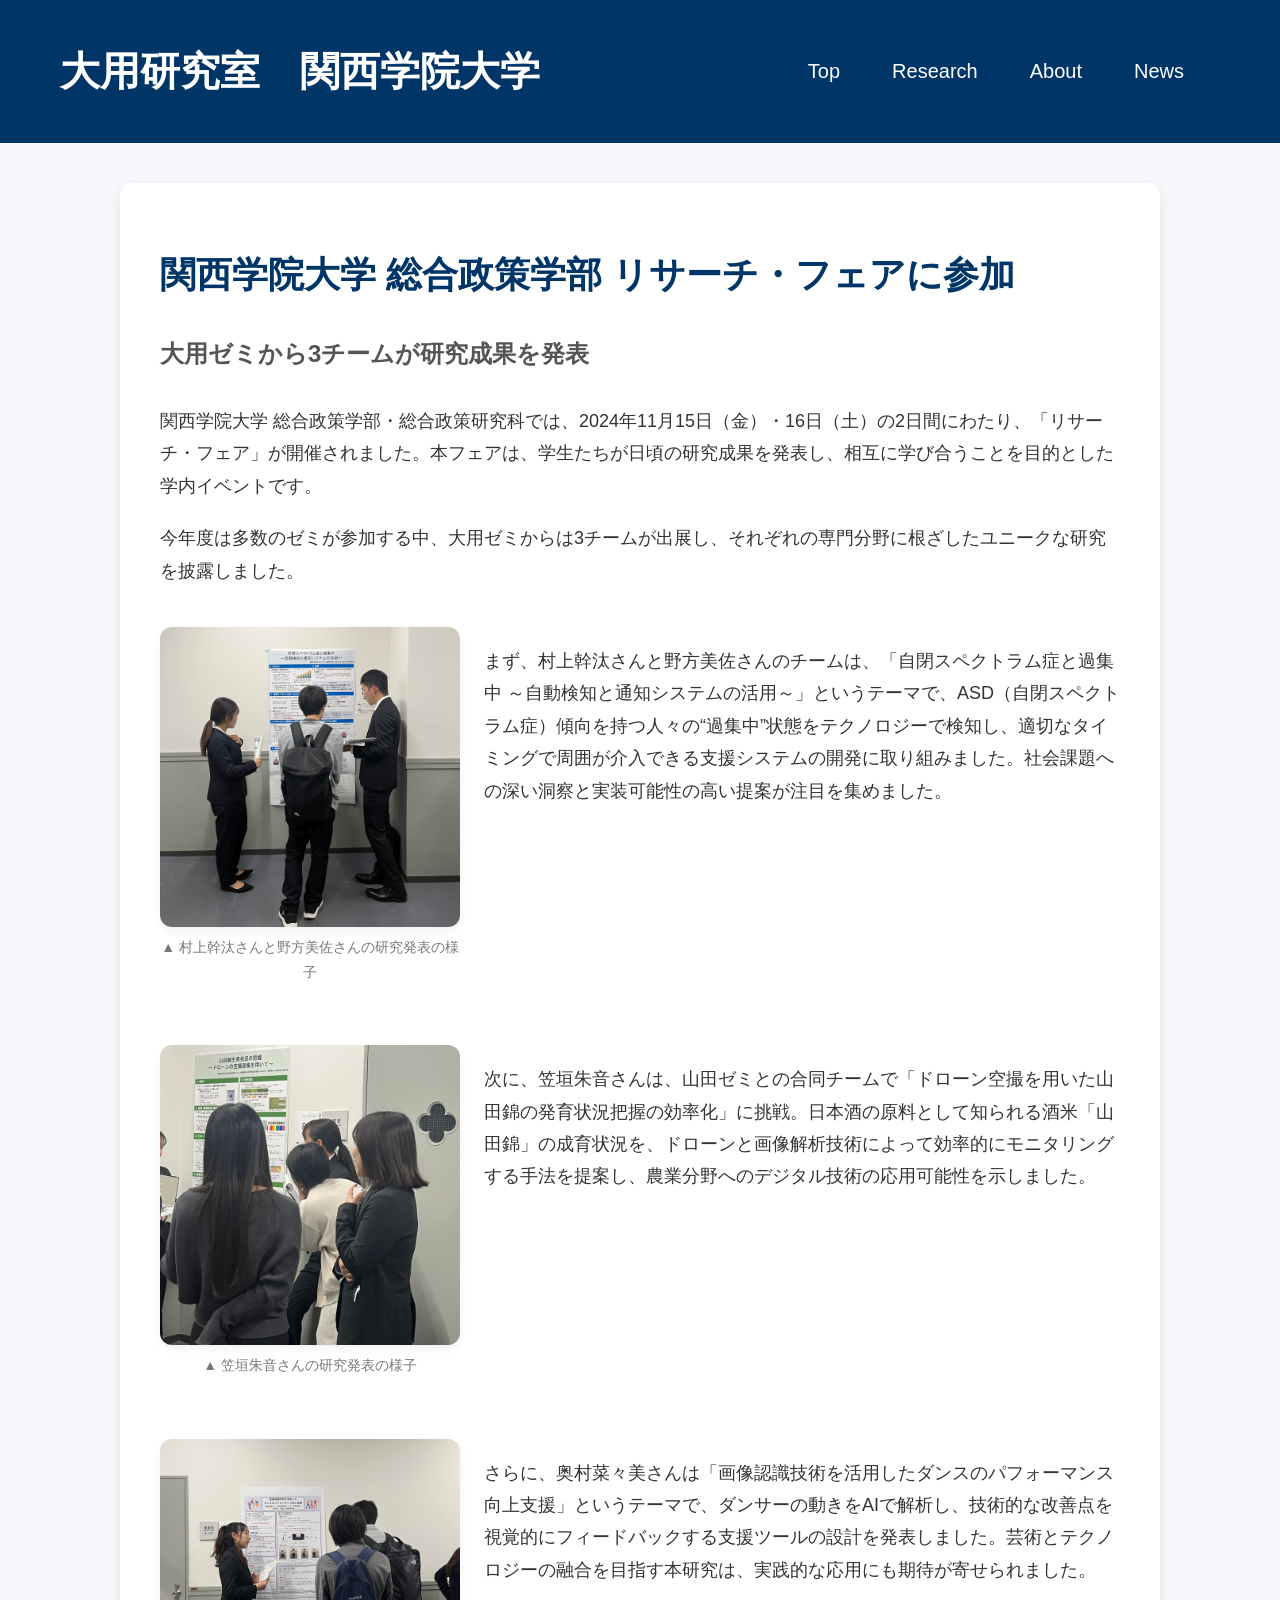
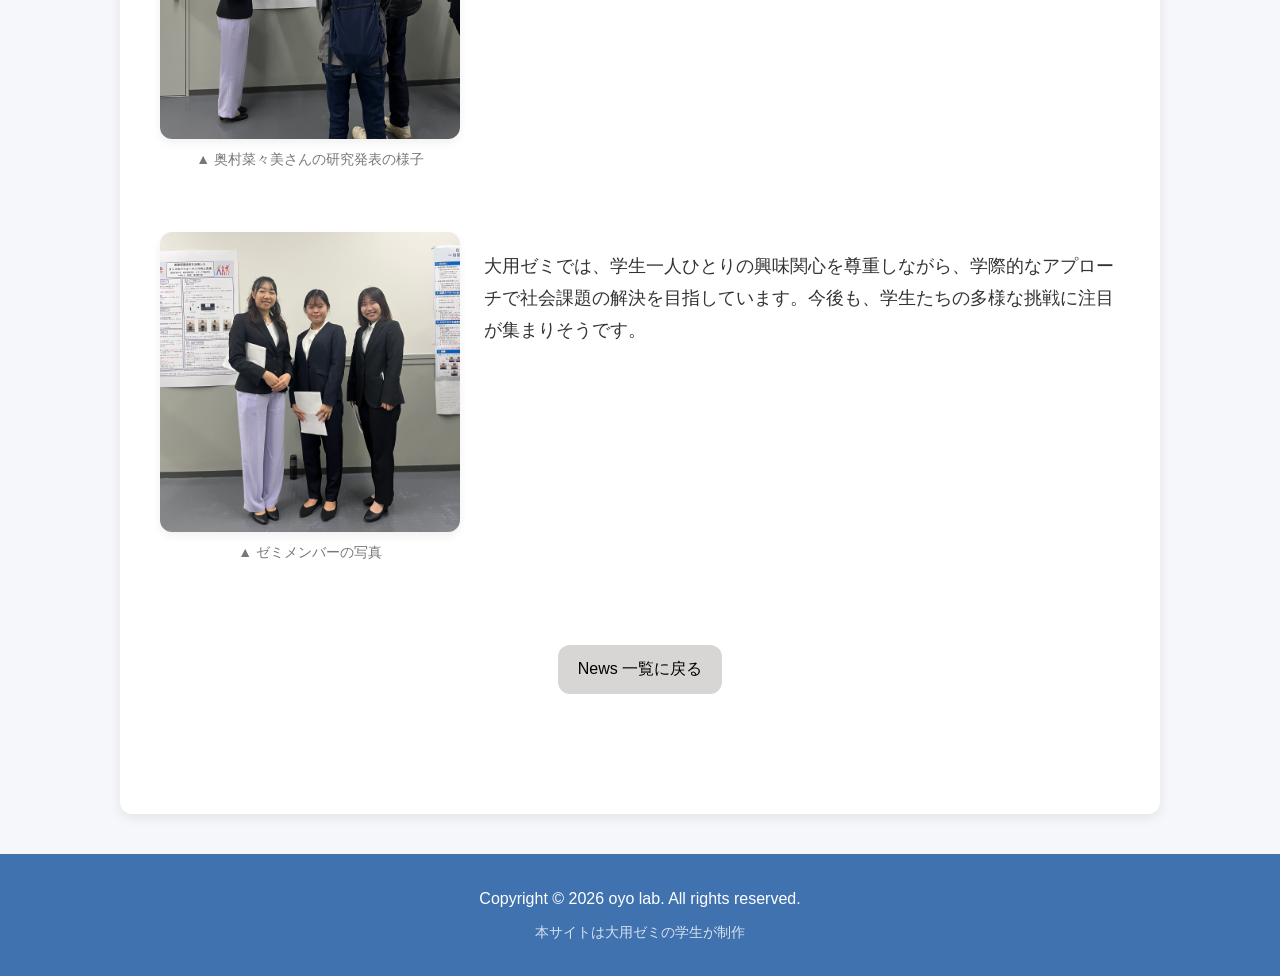
<file: News/News01.html>
<!DOCTYPE html>
<html lang="ja">
<head>
  <meta charset="UTF-8" />
  <meta name="viewport" content="width=device-width, initial-scale=1.0"/>
  <title>News 01 - 関西学院大学　大用研究室</title>
  <link rel="stylesheet" href="../styles.css" />
  <link rel="stylesheet" href="./News.css" />
</head>
<body>
  <header class="header">
    <h1><a href="../index.html" class="header-title-link">大用研究室　関西学院大学</a></h1>
    <!--navigation bar-->
    <!--hamburger toggle (mobile)-->
    <input type="checkbox" id="nav-toggle" class="nav-toggle">
    <label for="nav-toggle" class="nav-toggle-label" aria-label="メニュー"><span></span></label>
    <ul class="nav">
      <li class="nav-item"><a href="../index.html">Top</a></li>
      <li class="nav-item dropdown">
        <a href="#">Research</a>
        <ul class="dropdown-menu">
          <!-- AUTOGEN:research-nav:start -->
          <li><a href="../Research_2024.html">2024年度</a></li>
          <li><a href="../Research_2025.html">2025年度</a></li>
          <!-- AUTOGEN:research-nav:end -->
        </ul>
      </li>
      <li class="nav-item dropdown">
        <a href="#">About</a>
        <ul class="dropdown-menu">
          <li><a href="../About_zemi.html">ゼミ</a></li>
          <li><a href="../About_activity.html">活動</a></li>
        </ul>
      </li>
      <li class="nav-item"><a href="../News_list.html">News</a></li>
    </ul>
  </header>

  <main>
    <article>
      <h2>関西学院大学 総合政策学部 リサーチ・フェアに参加</h2>
      <h3>大用ゼミから3チームが研究成果を発表</h3>

      <p>関西学院大学 総合政策学部・総合政策研究科では、2024年11月15日（金）・16日（土）の2日間にわたり、「リサーチ・フェア」が開催されました。本フェアは、学生たちが日頃の研究成果を発表し、相互に学び合うことを目的とした学内イベントです。</p>

      <p>今年度は多数のゼミが参加する中、大用ゼミからは3チームが出展し、それぞれの専門分野に根ざしたユニークな研究を披露しました。</p>

      <div class="inline-block">
        <div class="image-block">
          <img src="../images/News01_1.jpg" alt="村上幹汰さんと野方美佐さんの研究発表">
          <p class="caption">▲ 村上幹汰さんと野方美佐さんの研究発表の様子</p>
        </div>
        <div class="text-block">
          <p>まず、村上幹汰さんと野方美佐さんのチームは、「自閉スペクトラム症と過集中 ～自動検知と通知システムの活用～」というテーマで、ASD（自閉スペクトラム症）傾向を持つ人々の“過集中”状態をテクノロジーで検知し、適切なタイミングで周囲が介入できる支援システムの開発に取り組みました。社会課題への深い洞察と実装可能性の高い提案が注目を集めました。</p>
        </div>
      </div>

      <div class="inline-block">
        <div class="image-block">
          <img src="../images/News01_2.jpg" alt="笠垣朱音さんの研究発表">
          <p class="caption">▲ 笠垣朱音さんの研究発表の様子</p>
        </div>
        <div class="text-block">
          <p>次に、笠垣朱音さんは、山田ゼミとの合同チームで「ドローン空撮を用いた山田錦の発育状況把握の効率化」に挑戦。日本酒の原料として知られる酒米「山田錦」の成育状況を、ドローンと画像解析技術によって効率的にモニタリングする手法を提案し、農業分野へのデジタル技術の応用可能性を示しました。</p>
        </div>
      </div>

      <div class="inline-block">
        <div class="image-block">
          <img src="../images/News01_3.jpg" alt="奥村菜々美さんの研究発表">
          <p class="caption">▲ 奥村菜々美さんの研究発表の様子</p>
        </div>
        <div class="text-block">
          <p>さらに、奥村菜々美さんは「画像認識技術を活用したダンスのパフォーマンス向上支援」というテーマで、ダンサーの動きをAIで解析し、技術的な改善点を視覚的にフィードバックする支援ツールの設計を発表しました。芸術とテクノロジーの融合を目指す本研究は、実践的な応用にも期待が寄せられました。</p>
        </div>
      </div>

      <div class="inline-block">
        <div class="image-block">
          <img src="../images/News01_4.jpg" alt="ゼミメンバー集合写真">
          <p class="caption">▲ ゼミメンバーの写真</p>
        </div>
        <div class="text-block">
          <p>大用ゼミでは、学生一人ひとりの興味関心を尊重しながら、学際的なアプローチで社会課題の解決を目指しています。今後も、学生たちの多様な挑戦に注目が集まりそうです。</p>
        </div>
      </div>

    </article>
    <div class="button-wrapper">
      <a href="../News_list.html" class="more-button">News 一覧に戻る</a>
    </div>

  </main>

  <footer>
    <p>Copyright &copy; 2026 oyo lab. All rights reserved.</p>
    <p class="site-credit">本サイトは大用ゼミの学生が制作</p>
  </footer>
</body>
</html>
</file>
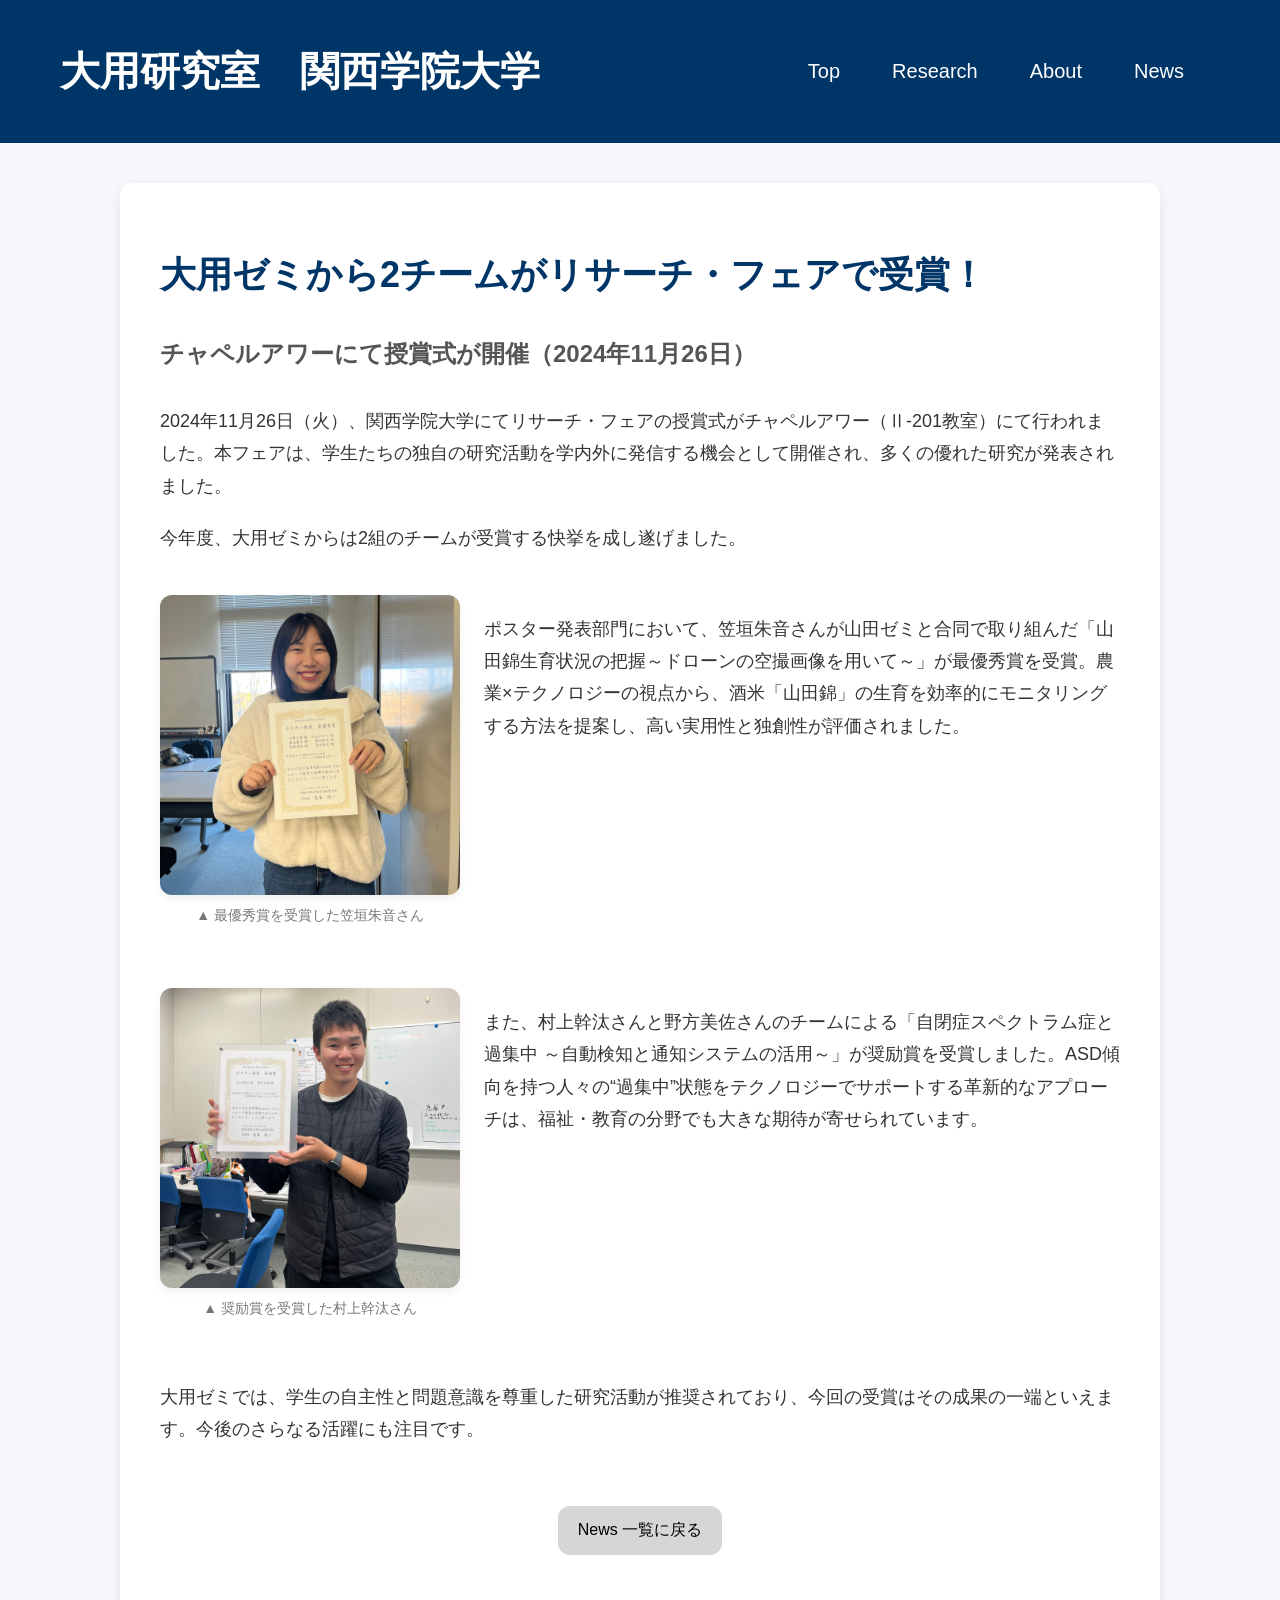
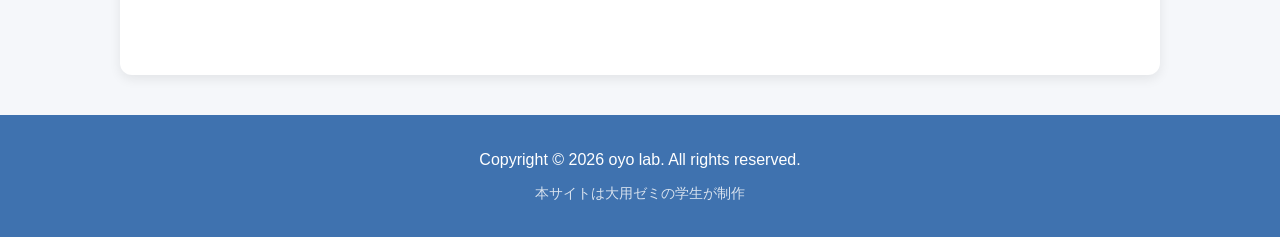
<file: News/News02.html>
<!DOCTYPE html>
<html lang="ja">
<head>
  <meta charset="UTF-8" />
  <meta name="viewport" content="width=device-width, initial-scale=1.0"/>
  <title>News 02 - 関西学院大学　大用研究室</title>
  <link rel="stylesheet" href="../styles.css" />
  <link rel="stylesheet" href="./News.css" />
</head>
<body>
  <header class="header">
    <h1><a href="../index.html" class="header-title-link">大用研究室　関西学院大学</a></h1>
    <!--navigation bar-->
    <!--hamburger toggle (mobile)-->
    <input type="checkbox" id="nav-toggle" class="nav-toggle">
    <label for="nav-toggle" class="nav-toggle-label" aria-label="メニュー"><span></span></label>
    <ul class="nav">
      <li class="nav-item"><a href="../index.html">Top</a></li>
      <li class="nav-item dropdown">
        <a href="#">Research</a>
        <ul class="dropdown-menu">
          <!-- AUTOGEN:research-nav:start -->
          <li><a href="../Research_2024.html">2024年度</a></li>
          <li><a href="../Research_2025.html">2025年度</a></li>
          <!-- AUTOGEN:research-nav:end -->
        </ul>
      </li>
      <li class="nav-item dropdown">
        <a href="#">About</a>
        <ul class="dropdown-menu">
          <li><a href="../About_zemi.html">ゼミ</a></li>
          <li><a href="../About_activity.html">活動</a></li>
        </ul>
      </li>
      <li class="nav-item"><a href="../News_list.html">News</a></li>
    </ul>
  </header>

  <main>
    <article>
      <h2>大用ゼミから2チームがリサーチ・フェアで受賞！</h2>
      <h3>チャペルアワーにて授賞式が開催（2024年11月26日）</h3>

      <p>2024年11月26日（火）、関西学院大学にてリサーチ・フェアの授賞式がチャペルアワー（Ⅱ-201教室）にて行われました。本フェアは、学生たちの独自の研究活動を学内外に発信する機会として開催され、多くの優れた研究が発表されました。</p>

      <p>今年度、大用ゼミからは2組のチームが受賞する快挙を成し遂げました。</p>

      <div class="inline-block">
        <div class="image-block">
          <img src="../images/News02_1.jpg" alt="最優秀賞の発表">
          <p class="caption">▲ 最優秀賞を受賞した笠垣朱音さん</p>
        </div>
        <div class="text-block">
          <p>ポスター発表部門において、笠垣朱音さんが山田ゼミと合同で取り組んだ「山田錦生育状況の把握～ドローンの空撮画像を用いて～」が最優秀賞を受賞。農業×テクノロジーの視点から、酒米「山田錦」の生育を効率的にモニタリングする方法を提案し、高い実用性と独創性が評価されました。</p>
        </div>
      </div>

      <div class="inline-block">
        <div class="image-block">
          <img src="../images/News02_2.jpg" alt="奨励賞の発表">
          <p class="caption">▲ 奨励賞を受賞した村上幹汰さん</p>
        </div>
        <div class="text-block">
          <p>また、村上幹汰さんと野方美佐さんのチームによる「自閉症スペクトラム症と過集中 ～自動検知と通知システムの活用～」が奨励賞を受賞しました。ASD傾向を持つ人々の“過集中”状態をテクノロジーでサポートする革新的なアプローチは、福祉・教育の分野でも大きな期待が寄せられています。</p>
        </div>
      </div>

      <p>大用ゼミでは、学生の自主性と問題意識を尊重した研究活動が推奨されており、今回の受賞はその成果の一端といえます。今後のさらなる活躍にも注目です。</p>
    </article>
    <div class="button-wrapper">
      <a href="../News_list.html" class="more-button">News 一覧に戻る</a>
    </div>

  </main>

  <footer>
    <p>Copyright &copy; 2026 oyo lab. All rights reserved.</p>
    <p class="site-credit">本サイトは大用ゼミの学生が制作</p>
  </footer>
</body>
</html>
</file>
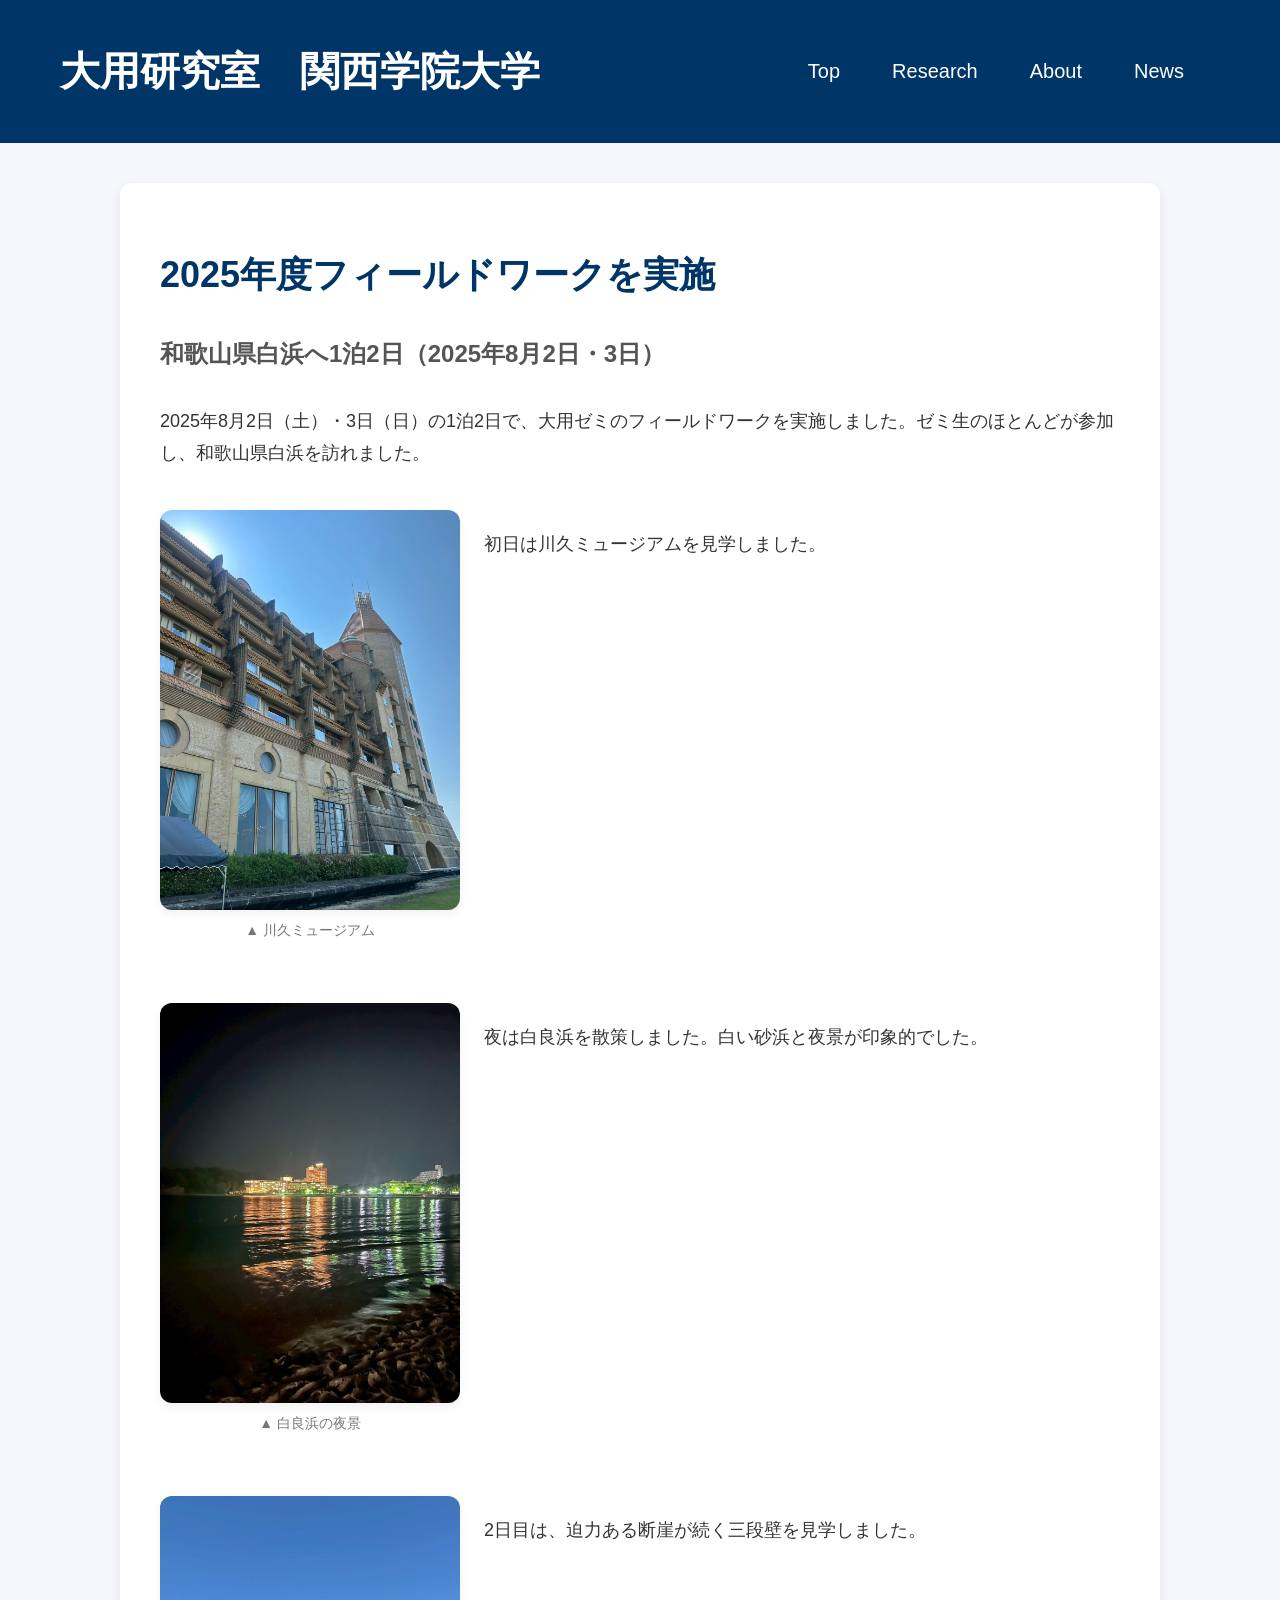
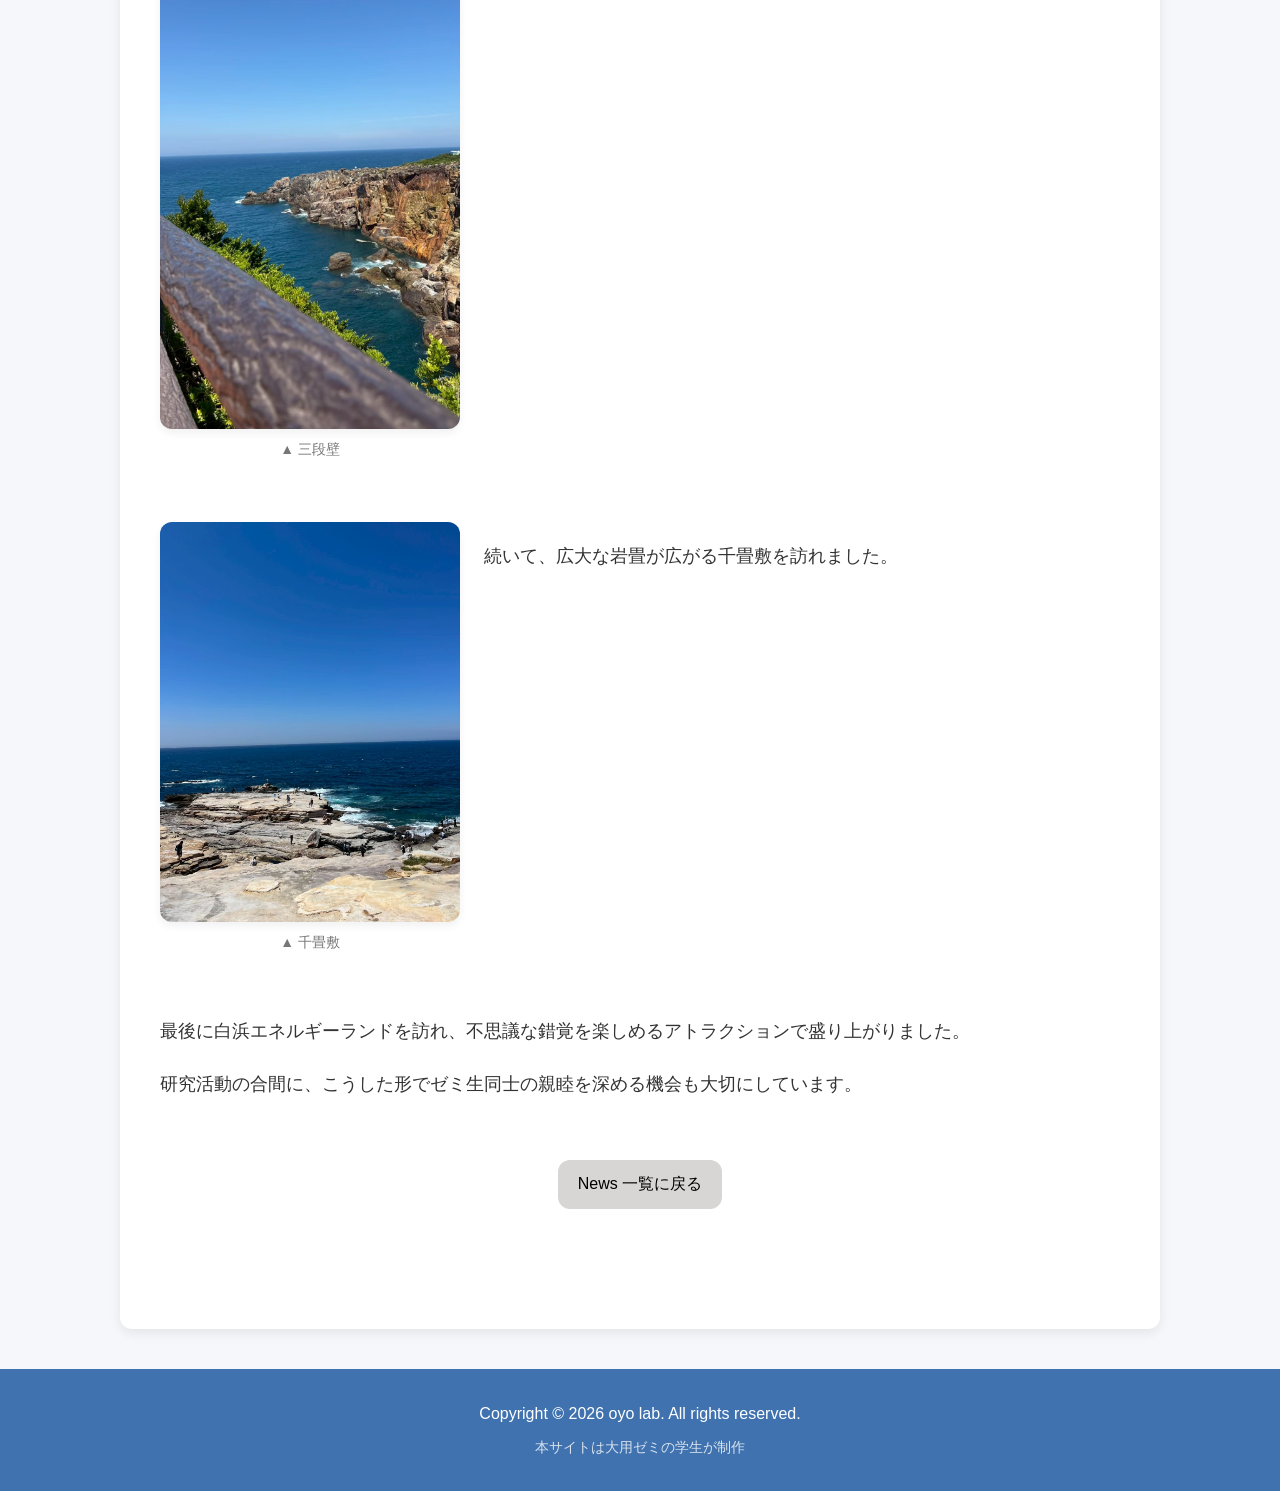
<file: News/News03.html>
<!DOCTYPE html>
<html lang="ja">
<head>
  <meta charset="UTF-8" />
  <meta name="viewport" content="width=device-width, initial-scale=1.0"/>
  <title>News 03 - 関西学院大学　大用研究室</title>
  <link rel="stylesheet" href="../styles.css" />
  <link rel="stylesheet" href="./News.css" />
</head>
<body>
  <header class="header">
    <h1><a href="../index.html" class="header-title-link">大用研究室　関西学院大学</a></h1>
    <!--navigation bar-->
    <!--hamburger toggle (mobile)-->
    <input type="checkbox" id="nav-toggle" class="nav-toggle">
    <label for="nav-toggle" class="nav-toggle-label" aria-label="メニュー"><span></span></label>
    <ul class="nav">
      <li class="nav-item"><a href="../index.html">Top</a></li>
      <li class="nav-item dropdown">
        <a href="#">Research</a>
        <ul class="dropdown-menu">
          <!-- AUTOGEN:research-nav:start -->
          <li><a href="../Research_2024.html">2024年度</a></li>
          <li><a href="../Research_2025.html">2025年度</a></li>
          <!-- AUTOGEN:research-nav:end -->
        </ul>
      </li>
      <li class="nav-item dropdown">
        <a href="#">About</a>
        <ul class="dropdown-menu">
          <li><a href="../About_zemi.html">ゼミ</a></li>
          <li><a href="../About_activity.html">活動</a></li>
        </ul>
      </li>
      <li class="nav-item"><a href="../News_list.html">News</a></li>
    </ul>
  </header>

  <main>
    <article>
      <h2>2025年度フィールドワークを実施</h2>
      <h3>和歌山県白浜へ1泊2日（2025年8月2日・3日）</h3>

      <p>2025年8月2日（土）・3日（日）の1泊2日で、大用ゼミのフィールドワークを実施しました。ゼミ生のほとんどが参加し、和歌山県白浜を訪れました。</p>

      <div class="inline-block">
        <div class="image-block">
          <img src="../images/News03_1.jpg" alt="川久ミュージアム">
          <p class="caption">▲ 川久ミュージアム</p>
        </div>
        <div class="text-block">
          <p>初日は川久ミュージアムを見学しました。</p>
        </div>
      </div>

      <div class="inline-block">
        <div class="image-block">
          <img src="../images/News03_2.jpg" alt="白良浜の夜景">
          <p class="caption">▲ 白良浜の夜景</p>
        </div>
        <div class="text-block">
          <p>夜は白良浜を散策しました。白い砂浜と夜景が印象的でした。</p>
        </div>
      </div>

      <div class="inline-block">
        <div class="image-block">
          <img src="../images/News03_3.jpg" alt="三段壁">
          <p class="caption">▲ 三段壁</p>
        </div>
        <div class="text-block">
          <p>2日目は、迫力ある断崖が続く三段壁を見学しました。</p>
        </div>
      </div>

      <div class="inline-block">
        <div class="image-block">
          <img src="../images/News03_4.jpg" alt="千畳敷">
          <p class="caption">▲ 千畳敷</p>
        </div>
        <div class="text-block">
          <p>続いて、広大な岩畳が広がる千畳敷を訪れました。</p>
        </div>
      </div>

      <p>最後に白浜エネルギーランドを訪れ、不思議な錯覚を楽しめるアトラクションで盛り上がりました。</p>

      <p>研究活動の合間に、こうした形でゼミ生同士の親睦を深める機会も大切にしています。</p>

    </article>
    <div class="button-wrapper">
      <a href="../News_list.html" class="more-button">News 一覧に戻る</a>
    </div>

  </main>

  <footer>
    <p>Copyright &copy; 2026 oyo lab. All rights reserved.</p>
    <p class="site-credit">本サイトは大用ゼミの学生が制作</p>
  </footer>
</body>
</html>
</file>
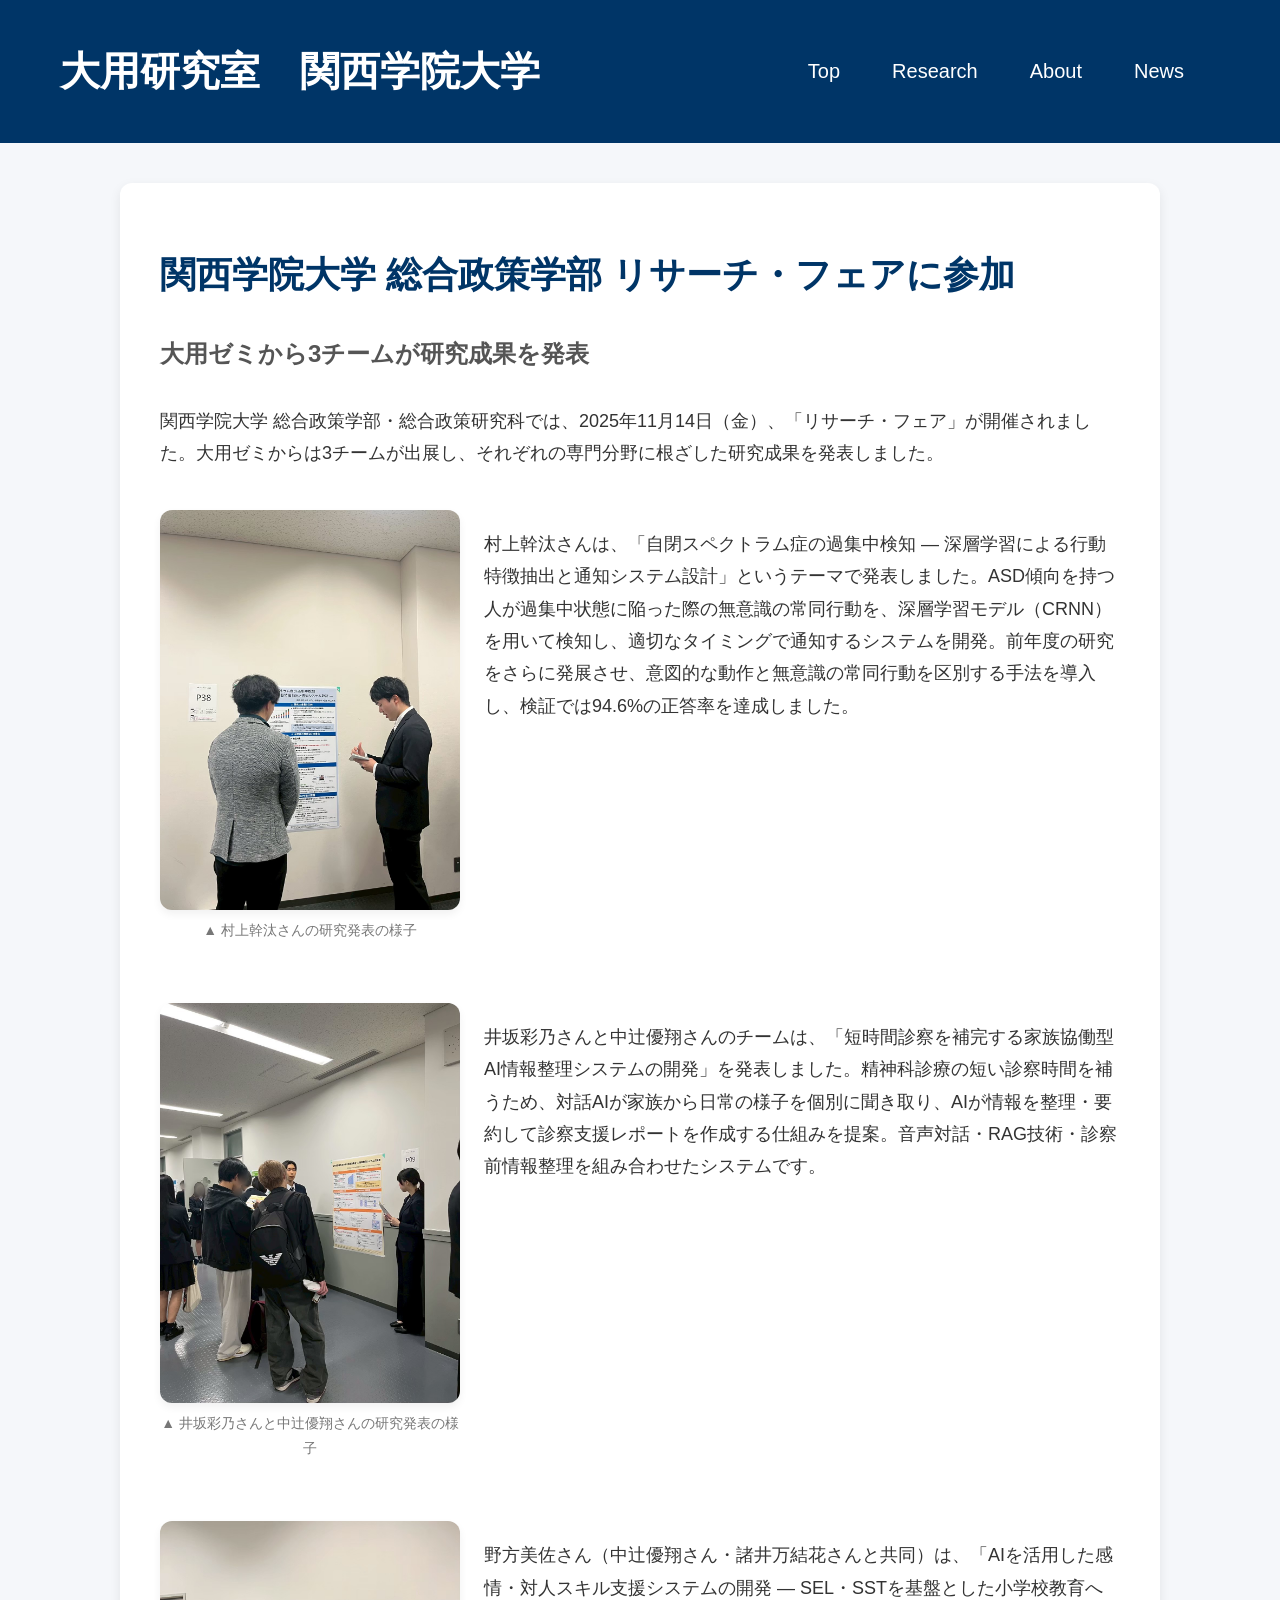
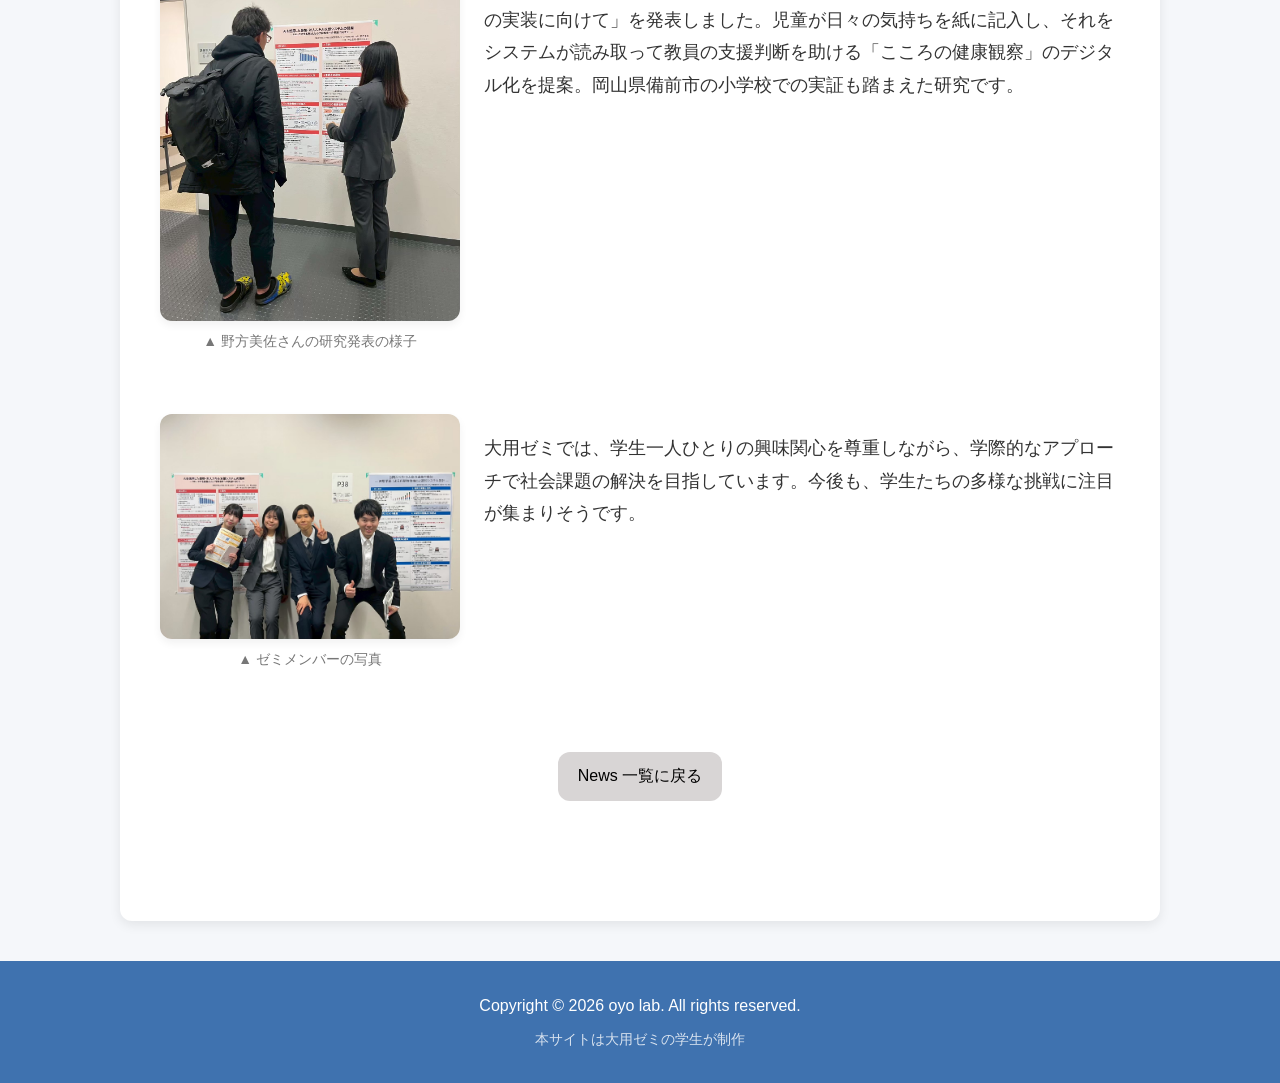
<file: News/News04.html>
<!DOCTYPE html>
<html lang="ja">
<head>
  <meta charset="UTF-8" />
  <meta name="viewport" content="width=device-width, initial-scale=1.0"/>
  <title>News 04 - 関西学院大学　大用研究室</title>
  <link rel="stylesheet" href="../styles.css" />
  <link rel="stylesheet" href="./News.css" />
</head>
<body>
  <header class="header">
    <h1><a href="../index.html" class="header-title-link">大用研究室　関西学院大学</a></h1>
    <!--navigation bar-->
    <!--hamburger toggle (mobile)-->
    <input type="checkbox" id="nav-toggle" class="nav-toggle">
    <label for="nav-toggle" class="nav-toggle-label" aria-label="メニュー"><span></span></label>
    <ul class="nav">
      <li class="nav-item"><a href="../index.html">Top</a></li>
      <li class="nav-item dropdown">
        <a href="#">Research</a>
        <ul class="dropdown-menu">
          <!-- AUTOGEN:research-nav:start -->
          <li><a href="../Research_2024.html">2024年度</a></li>
          <li><a href="../Research_2025.html">2025年度</a></li>
          <!-- AUTOGEN:research-nav:end -->
        </ul>
      </li>
      <li class="nav-item dropdown">
        <a href="#">About</a>
        <ul class="dropdown-menu">
          <li><a href="../About_zemi.html">ゼミ</a></li>
          <li><a href="../About_activity.html">活動</a></li>
        </ul>
      </li>
      <li class="nav-item"><a href="../News_list.html">News</a></li>
    </ul>
  </header>

  <main>
    <article>
      <h2>関西学院大学 総合政策学部 リサーチ・フェアに参加</h2>
      <h3>大用ゼミから3チームが研究成果を発表</h3>

      <p>関西学院大学 総合政策学部・総合政策研究科では、2025年11月14日（金）、「リサーチ・フェア」が開催されました。大用ゼミからは3チームが出展し、それぞれの専門分野に根ざした研究成果を発表しました。</p>

      <div class="inline-block">
        <div class="image-block">
          <img src="../images/News04_2.jpg" alt="村上幹汰さんの研究発表">
          <p class="caption">▲ 村上幹汰さんの研究発表の様子</p>
        </div>
        <div class="text-block">
          <p>村上幹汰さんは、「自閉スペクトラム症の過集中検知 ― 深層学習による行動特徴抽出と通知システム設計」というテーマで発表しました。ASD傾向を持つ人が過集中状態に陥った際の無意識の常同行動を、深層学習モデル（CRNN）を用いて検知し、適切なタイミングで通知するシステムを開発。前年度の研究をさらに発展させ、意図的な動作と無意識の常同行動を区別する手法を導入し、検証では94.6%の正答率を達成しました。</p>
        </div>
      </div>

      <div class="inline-block">
        <div class="image-block">
          <img src="../images/News04_3.jpg" alt="井坂彩乃さんと中辻優翔さんの研究発表">
          <p class="caption">▲ 井坂彩乃さんと中辻優翔さんの研究発表の様子</p>
        </div>
        <div class="text-block">
          <p>井坂彩乃さんと中辻優翔さんのチームは、「短時間診察を補完する家族協働型AI情報整理システムの開発」を発表しました。精神科診療の短い診察時間を補うため、対話AIが家族から日常の様子を個別に聞き取り、AIが情報を整理・要約して診察支援レポートを作成する仕組みを提案。音声対話・RAG技術・診察前情報整理を組み合わせたシステムです。</p>
        </div>
      </div>

      <div class="inline-block">
        <div class="image-block">
          <img src="../images/News04_4.jpg" alt="野方美佐さんの研究発表">
          <p class="caption">▲ 野方美佐さんの研究発表の様子</p>
        </div>
        <div class="text-block">
          <p>野方美佐さん（中辻優翔さん・諸井万結花さんと共同）は、「AIを活用した感情・対人スキル支援システムの開発 ― SEL・SSTを基盤とした小学校教育への実装に向けて」を発表しました。児童が日々の気持ちを紙に記入し、それをシステムが読み取って教員の支援判断を助ける「こころの健康観察」のデジタル化を提案。岡山県備前市の小学校での実証も踏まえた研究です。</p>
        </div>
      </div>

      <div class="inline-block">
        <div class="image-block">
          <img src="../images/News04_1.jpg" alt="ゼミメンバー集合写真">
          <p class="caption">▲ ゼミメンバーの写真</p>
        </div>
        <div class="text-block">
          <p>大用ゼミでは、学生一人ひとりの興味関心を尊重しながら、学際的なアプローチで社会課題の解決を目指しています。今後も、学生たちの多様な挑戦に注目が集まりそうです。</p>
        </div>
      </div>

    </article>
    <div class="button-wrapper">
      <a href="../News_list.html" class="more-button">News 一覧に戻る</a>
    </div>

  </main>

  <footer>
    <p>Copyright &copy; 2026 oyo lab. All rights reserved.</p>
    <p class="site-credit">本サイトは大用ゼミの学生が制作</p>
  </footer>
</body>
</html>
</file>
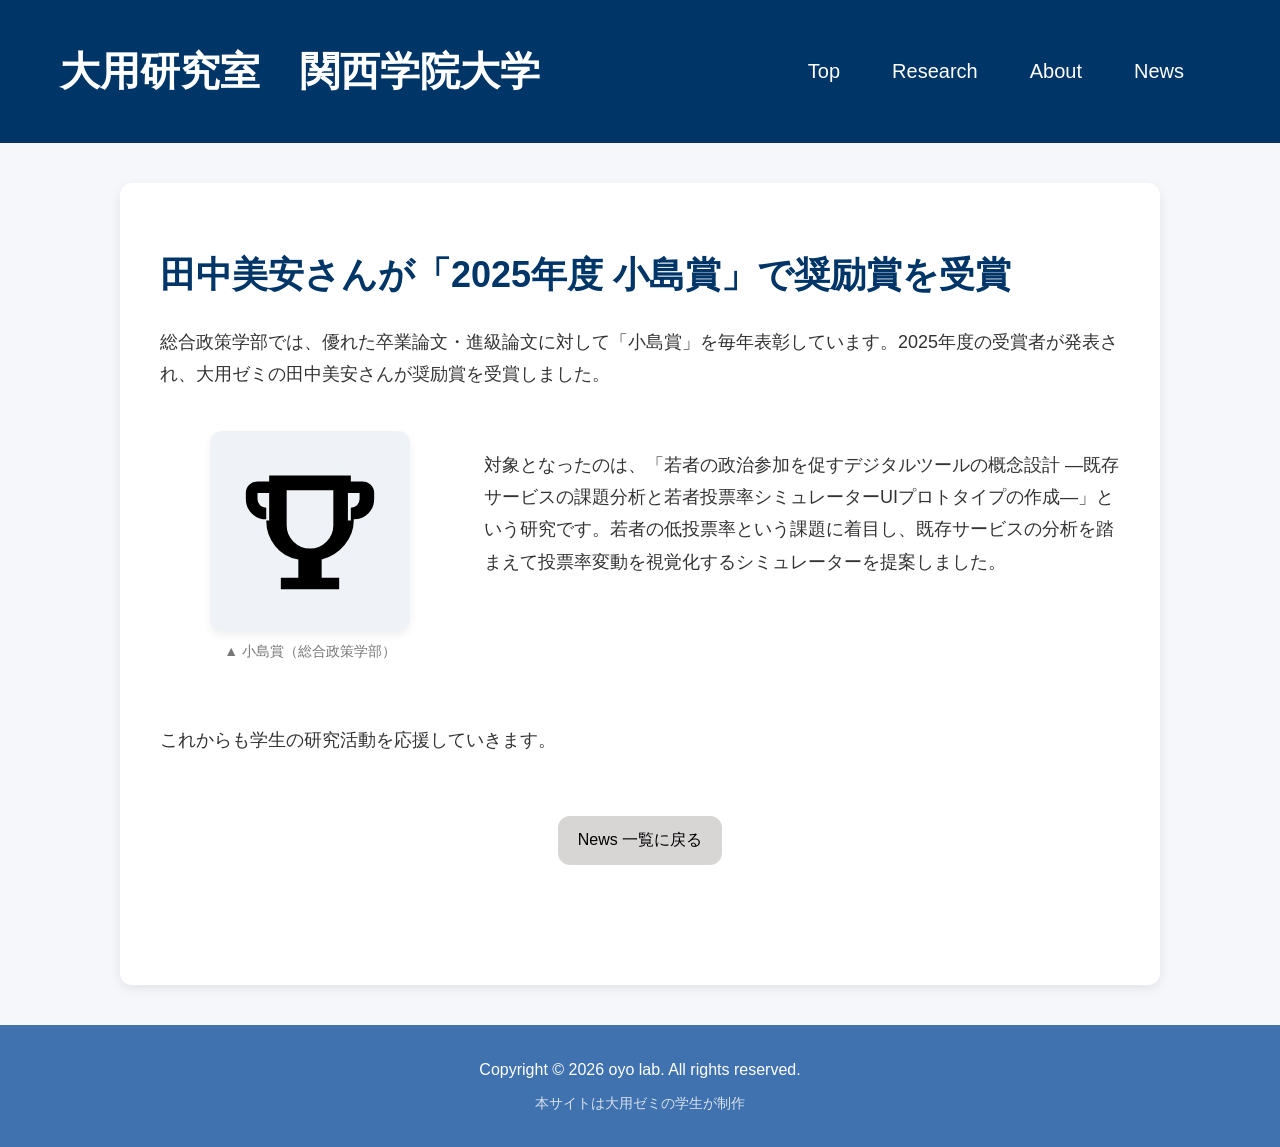
<file: News/News05.html>
<!DOCTYPE html>
<html lang="ja">
<head>
  <meta charset="UTF-8" />
  <meta name="viewport" content="width=device-width, initial-scale=1.0"/>
  <title>News 05 - 関西学院大学　大用研究室</title>
  <link rel="stylesheet" href="../styles.css" />
  <link rel="stylesheet" href="./News.css" />
</head>
<body>
  <header class="header">
    <h1><a href="../index.html" class="header-title-link">大用研究室　関西学院大学</a></h1>
    <!--navigation bar-->
    <!--hamburger toggle (mobile)-->
    <input type="checkbox" id="nav-toggle" class="nav-toggle">
    <label for="nav-toggle" class="nav-toggle-label" aria-label="メニュー"><span></span></label>
    <ul class="nav">
      <li class="nav-item"><a href="../index.html">Top</a></li>
      <li class="nav-item dropdown">
        <a href="#">Research</a>
        <ul class="dropdown-menu">
          <!-- AUTOGEN:research-nav:start -->
          <li><a href="../Research_2024.html">2024年度</a></li>
          <li><a href="../Research_2025.html">2025年度</a></li>
          <!-- AUTOGEN:research-nav:end -->
        </ul>
      </li>
      <li class="nav-item dropdown">
        <a href="#">About</a>
        <ul class="dropdown-menu">
          <li><a href="../About_zemi.html">ゼミ</a></li>
          <li><a href="../About_activity.html">活動</a></li>
        </ul>
      </li>
      <li class="nav-item"><a href="../News_list.html">News</a></li>
    </ul>
  </header>

  <main>
    <article>
      <h2>田中美安さんが「2025年度 小島賞」で奨励賞を受賞</h2>

      <p>総合政策学部では、優れた卒業論文・進級論文に対して「小島賞」を毎年表彰しています。2025年度の受賞者が発表され、大用ゼミの田中美安さんが奨励賞を受賞しました。</p>

      <div class="inline-block">
        <div class="image-block">
          <img src="../images/news_award.svg" alt="小島賞" class="icon-image">
          <p class="caption">▲ 小島賞（総合政策学部）</p>
        </div>
        <div class="text-block">
          <p>対象となったのは、「若者の政治参加を促すデジタルツールの概念設計 ―既存サービスの課題分析と若者投票率シミュレーターUIプロトタイプの作成―」という研究です。若者の低投票率という課題に着目し、既存サービスの分析を踏まえて投票率変動を視覚化するシミュレーターを提案しました。</p>
        </div>
      </div>

      <p>これからも学生の研究活動を応援していきます。</p>
    </article>
    <div class="button-wrapper">
      <a href="../News_list.html" class="more-button">News 一覧に戻る</a>
    </div>

  </main>

  <footer>
    <p>Copyright &copy; 2026 oyo lab. All rights reserved.</p>
    <p class="site-credit">本サイトは大用ゼミの学生が制作</p>
  </footer>
</body>
</html>
</file>
<file: styles.css>
/* 共通スタイル */
body {
  font-family: 'Noto Sans JP', sans-serif;
  margin: 0;
  padding: 0;
  background-color: #f9f7f7;
  color: #333;
}

/* intro（イントロ部分） */
.intro-section {
  display: flex;
  flex-wrap: nowrap;
  justify-content: space-between;
  align-items: center;
  padding: 60px 40px;
  margin: 60px auto;
  gap: 40px;
  max-width: 1200px;
}

.intro-text {
  flex: 1 1 50%;
  padding: 40px;
  font-size: 24px;
  line-height: 1.8;
}

.intro-text h2 {
  font-size: 52px;
  margin-bottom: 20px;
}

.hero-phrase {
  display: inline-block;
}

.intro-text p {
  font-size: 20px;
  margin-bottom: 10px;
}

/* intro画像スライド */
.main-image {
  flex: 1 1 45%;
  max-width: 600px;
  aspect-ratio: 4 / 3;
  position: relative;
  overflow: hidden;
  border-radius: 12px;
}

.slide {
  position: absolute;
  top: 0;
  left: 0;
  width: 100%;
  height: 100%;
  object-fit: cover;
  opacity: 0;
  transition: opacity 1s ease-in-out;
  border-radius: 16px;
}

.slide.active {
  opacity: 1;
  z-index: 1;
}

@media (max-width: 768px) {
  .intro-section {
    flex-direction: column;
    align-items: stretch;
    text-align: left;
    padding: 48px 20px;
    gap: 20px;
  }

  .intro-text, .main-image {
    width: 100%;
    max-width: 100%;
    padding: 0;
  }

  .intro-text {
    order: 1;
  }

  .intro-text h2 {
    font-size: clamp(26px, 7.5vw, 40px);
  }

  .main-image {
    order: 2;
  }
}

h1, h2 {
  margin: 0;
}

header {
  padding: 20px;
  background-color: #dbe2ef;
  text-align: center;
}

hr {
  width: 200px;
  max-width: 100%; /* 狭い画面で幅指定の hr がはみ出さないように */
  box-sizing: border-box;
  border: 2px solid #3f72af;
  margin: 20px auto;
}

/* ナビゲーションバー */
.header {
  display: flex;
  position: sticky;
  z-index: 2;
  top: 0;
  justify-content: space-between; /* 両端揃え */
  align-items: center; /* 中央揃え */
  padding: 20px 40px;
  background-color: #003567;
}

/* ホームページタイトル */
.header h1 {
  margin: 20px;
  font-family: 'Noto Sans JP', sans-serif;
  font-weight: 700; 
  font-size: 40px;
  color: #ffffff;
}

.header-title-link {
  text-decoration: none;
  color: white;
}

/* ナビゲーション */
.nav {
  list-style: none;
  padding: 0;
  margin: 40px;
  display: flex;
  gap: 20px;
}

.nav-item {
  font-family: 'Noto Sans JP', sans-serif;
  font-weight: 400;
  font-size: 20px;
}

.nav-item a {
  text-decoration: none;
  color: #ffffff;
  padding: 8px 16px;
  border-radius: 5px;
  transition: background-color 0.3s, color 0.3s;
}

.nav-item a:hover {
  background-color: #3f72af;
  color: #fff;
}

/* ドロップダウンメニュー */
.nav-item {
  position: relative;
}

.dropdown-menu {
  position: absolute;
  top: 100%;
  left: 0;
  background-color: #ffffff;
  border: 1px solid #ccc;
  min-width: 160px;
  list-style: none;
  padding: 0;
  margin: 0;
  border-radius: 8px;
  overflow: hidden;

  /* アニメーション効果 */
  max-height: 0;
  opacity: 0;
  transform: translateY(-10px);
  transition: max-height 0.4s ease, opacity 0.4s ease, transform 0.4s ease;
  pointer-events: none;
  z-index: 10;
}

.dropdown-menu li a {
  display: block;
  padding: 12px 20px;
  color: #333;
  text-decoration: none;
  font-size: 16px;
  transition: background-color 0.3s;
}

.dropdown-menu li a:hover {
  background-color: #f0f0f0;
}

/* ホバー時にドロップダウンが表示される */
.nav-item.dropdown:hover .dropdown-menu {
  max-height: 500px;
  opacity: 1;
  transform: translateY(0);
  pointer-events: auto;
}

/* ハンバーガーメニュー（スマホ用。PCでは非表示） */
.nav-toggle {
  position: absolute;
  opacity: 0;
  pointer-events: none;
}

.nav-toggle-label {
  display: none;
}

@media (max-width: 768px) {
  .header {
    flex-wrap: wrap;
    padding: 12px 16px;
  }

  .header h1 {
    margin: 0;
    font-size: 20px;
  }

  /* 三本線アイコン */
  .nav-toggle-label {
    display: flex;
    align-items: center;
    justify-content: center;
    width: 44px;
    height: 44px;
    cursor: pointer;
  }

  .nav-toggle-label span,
  .nav-toggle-label span::before,
  .nav-toggle-label span::after {
    display: block;
    position: relative;
    width: 24px;
    height: 2px;
    background-color: #ffffff;
    transition: transform 0.3s, background-color 0.3s;
  }

  .nav-toggle-label span::before,
  .nav-toggle-label span::after {
    content: "";
    position: absolute;
  }

  .nav-toggle-label span::before {
    top: -8px;
  }

  .nav-toggle-label span::after {
    top: 8px;
  }

  /* 開いているときは × にする */
  .nav-toggle:checked + .nav-toggle-label span {
    background-color: transparent;
  }

  .nav-toggle:checked + .nav-toggle-label span::before {
    transform: translateY(8px) rotate(45deg);
  }

  .nav-toggle:checked + .nav-toggle-label span::after {
    transform: translateY(-8px) rotate(-45deg);
  }

  .nav-toggle:focus-visible + .nav-toggle-label {
    outline: 2px solid #ffffff;
    border-radius: 5px;
  }

  /* メニュー本体：チェックが入ったときだけ縦並びで表示 */
  .nav {
    display: none;
    flex-direction: column;
    gap: 0;
    width: 100%;
    margin: 12px 0 0;
    text-align: left;
  }

  .nav-toggle:checked ~ .nav {
    display: flex;
  }

  .nav-item {
    font-size: 18px;
    border-top: 1px solid rgba(255, 255, 255, 0.2);
  }

  .nav-item a {
    display: block;
    padding: 12px 8px;
  }

  /* ドロップダウンは常に展開した状態で、項目を字下げして並べる */
  .dropdown-menu {
    position: static;
    max-height: none;
    opacity: 1;
    transform: none;
    pointer-events: auto;
    background-color: transparent;
    border: none;
    border-radius: 0;
  }

  .dropdown-menu li a {
    color: #ffffff;
    padding: 10px 8px 10px 32px;
  }

  .dropdown-menu li a:hover {
    background-color: #3f72af;
  }
}

/* セクションスタイル */
.section__header {
  text-align: left; /* テキスト左揃え */
  padding: 70px; /* intro-textと同じパディングを適用 */
  margin: 20px 0; /* 上下の余白を調整 */
}

.section__header hr {
  width: 400px; /* hrの長さ */
  border: 2px solid #3f72af; /* 線の色と太さ */
  margin: 10px  0; /* 上下の余白を設定 */
}

.section__header h1 {
  font-size: 60px;
  color: #000000;
}

.section__header p {
  font-size: 20px;
  color: #000000;
}

/* 年別フィルターボタンのスタイル */
.year-filter {
  display: flex;
  justify-content: center;
  gap: 20px;
  margin: 40px auto;
  flex-wrap: wrap;
}

.year-btn {
  font-size: 20px;
  font-weight: 600;
  padding: 16px 32px;
  border: none;
  border-bottom: 4px solid transparent;
  background-color: #e0e0e0;
  color: #333;
  cursor: pointer;
  transition: all 0.3s ease-in-out;
  border-radius: 8px 8px 0 0;
}

.year-btn:hover {
  background-color: #d5e0f0;
}

.year-btn.active {
  background-color: #3f72af;
  color: white;
  border-bottom: 4px solid #3f72af;
}

/* スマホでは年度ボタンを小さくして1行に3等分で並べる（PCの20px・padding 32pxだと3つで約490px必要） */
@media (max-width: 768px) {
  .year-filter {
    gap: 8px;
    padding: 0 20px;
    flex-wrap: nowrap;
    margin: 24px auto;
  }

  .year-btn {
    flex: 1 1 0;
    min-width: 0;
    font-size: 15px;
    padding: 10px 8px;
  }
}

/* カードスタイル */
.cards {
  display: flex;
  flex-wrap: wrap;
  justify-content: center;
  gap: 20px;
  margin: 20px auto 40px;
}

.cards-notice {
  margin: 0;
  padding: 40px 24px;
  width: 100%;
  max-width: 640px;
  font-size: 18px;
  text-align: center;
  background-color: #fff;
  border-radius: 12px;
  box-shadow: 0 4px 6px rgba(0, 0, 0, 0.1);
}

.card {
  background-color: #fff;
  padding: 6px;
  border-radius: 12px;
  box-shadow: 0 4px 6px rgba(0, 0, 0, 0.1);
  width: 300px;
  text-align: center;
  transition: transform 0.3s, box-shadow 0.3s;
  margin: 20px 10px;
  box-sizing: border-box;
  height: 100%;
}

.card:hover {
  transform: scale(1.05);
  box-shadow: 0 6px 10px rgba(0, 0, 0, 0.15);
}

.card h2 {
  font-size: 30px;
  margin-bottom: 10px;
  color: #333;
}

.card p {
  font-size: 18px;
  color: #333;
}

.card__icon {
  width: 120px;
  opacity: 0.8;
}

/* aboutカード */
.card-link,
.card-link:visited {
  text-decoration: none; /* 下線を削除 */
  color: inherit;         /* 元のテキスト色を維持 */
  display: block;         /* カード全体をクリック可能に */
}

.card-link:hover {
  opacity: 0.9; /* ホバー時の軽い反応効果 */
}

/* Newsセクションスタイル */
.news-section {
  max-width: 1200px;
  margin: 40px auto;
  padding: 20px;
  background-color: #fff;
  border-radius: 12px;
  box-shadow: 0 4px 6px rgba(161, 75, 75, 0.1);
}

.news-section header {
  text-align: center;
}

.news-section h1 {
  font-size: 24px;
  color: #222;
}

.news-section p {
  font-size: 14px;
  color: #666;
}

.news-box {
  display: flex;
  justify-content: space-between;
  align-items: center;
  background-color: #f8f8f8;
  border-radius: 12px;
  padding: 16px;
  margin-top: 20px;
  transition: background-color 0.3s;
  cursor: pointer;
}

.news-box:hover {
  background-color: #eaeaea;
}

.news-link {
  text-decoration: none;
  color: inherit;
  display: block;
}

.news-date {
  font-size: 20px;
  color: #333;
  flex: 1;
}

.news-content {
  flex: 4;
  text-align: left;
  font-size: 18px;
  color: #333;
}

.news-icon {
  flex: 0.5;
  font-size: 20px;
  color: #333;
  text-align: center;
  transform: rotate(-45deg); /* 45度回転 */
  display: inline-block; /* 回転を適用するために必要 */
}

@media (max-width: 768px) {
  .news-box {
    flex-wrap: wrap;
  }

  .news-date {
    flex: 0 0 100%;
    font-size: 14px;
    color: #666;
    margin-bottom: 4px;
  }

  .news-content {
    flex: 1;
    text-align: left;
  }
}

.button-wrapper {
  text-align: center;  
  width: 100%;
  margin-bottom: 60px; 
}

.more-button {
  display: inline-block;
  background-color: #d8d5d5;
  border: none;
  border-radius: 12px;
  padding: 10px 20px;
  font-size: 16px;
  cursor: pointer;
  text-decoration: none;
  color: #000;
  transition: background-color 0.3s;
}

.more-button:hover {
  background-color: #e0e0e0;
}

.sr-only {
  position: absolute;
  width: 1px;
  height: 1px;
  padding: 0;
  margin: -1px;
  overflow: hidden;
  clip: rect(0, 0, 0, 0);
  white-space: nowrap;
  border-width: 0;
}

footer {
  padding: 2em;
  font-size: 18px;
  text-align: center;
  color: white;
  background-color: #3f72af;
}

.site-credit {
  margin-top: 0.3em;
  font-size: 14px;
  opacity: 0.8;
}

@media (max-width: 768px) {
  .section__header {
    padding: 32px 20px 16px;
  }

  .section__header h1,
  .section__header h2 {
    font-size: 26px;
  }

  .section__header p {
    font-size: 16px;
    padding-left: 0;
  }

  .section__header hr {
    width: 100%;
    max-width: 300px;
  }
}
</file>
<file: About_activity.css>
body {
  font-family: 'Noto Sans JP', sans-serif;
  font-size: 18px;  /* About_zemi と揃える */
  color: #333;
  background-color: #ffffff;
}

.section__header h2 {
  font-size: 60px;
  color: #000000;
  font-weight: 700;
  margin-bottom: 10px;
}

.section__header hr {
  width: 600px;
  border: 2px solid #3f72af;
  margin: 10px 0;
}

/* 全体リスト */
.activity-list {
  display: flex;
  flex-direction: column;
  gap: 60px;
  max-width: 1100px;
  margin: 0 auto 60px;
  padding: 30px;
}

/* 左：写真 / 右：テキスト */
.activity-item {
  display: flex;
  gap: 40px;
  align-items: center;
  flex-wrap: nowrap;
}

/* 大きいイメージ　*/
.activity-photo,
.event-photo {
  width: 360px;
  height: 260px;
  object-fit: contain; 
  border-radius: 10px;
  box-shadow: 0 4px 12px rgba(0,0,0,0.1);
  flex-shrink: 0;
  background-color: #f2f2f2; 
}

/* 複数枚の写真グリッド */
.activity-photos {
  display: grid;
  grid-template-columns: repeat(2, 1fr);
  gap: 10px;
  width: 360px;
  flex-shrink: 0;
}

.activity-photos .activity-photo {
  width: 100%;
  height: 125px;
}

/* 2列カード：画像の下に説明文 */
.activity-pair {
  display: grid;
  grid-template-columns: repeat(2, 1fr);
  gap: 40px;
}

.activity-subheading {
  font-size: 26px;
  color: #333;
  margin: 20px 0 -30px;
  padding: 4px 0 4px 14px;
  border-left: 6px solid #3f72af;
}

.activity-trio {
  display: grid;
  grid-template-columns: repeat(3, 1fr);
  gap: 30px;
}

.activity-pair .activity-item,
.activity-trio .activity-item {
  flex-direction: column;
  align-items: stretch;
  gap: 16px;
}

.activity-pair .activity-text,
.activity-trio .activity-text {
  justify-content: flex-start;
}

.activity-trio .activity-photo {
  width: 100%;
  height: 220px;
}

.activity-trio .activity-text h3 {
  font-size: 22px;
}

.activity-trio .activity-text p {
  font-size: 16px;
}

.activity-pair .activity-photo {
  width: 100%;
  height: auto;
  aspect-ratio: 3 / 2;
  object-fit: cover;
}

/* テキスト */
.activity-text {
  display: flex;
  flex-direction: column;
  justify-content: center;
  gap: 10px;
  flex: 1;
}

.activity-text h3 {
  font-size: 28px;
  color: #3f72af;
  margin: 0;
}

.activity-text p {
  font-size: 18px;
  line-height: 1.6;
  color: #333;
  margin: 0;
}

/* イベント項目 */
.activity-item.event {
  flex-direction: row;
  align-items: center;
}


/* レスポンシブ */
@media (max-width: 768px) {
  .activity-item {
    flex-direction: column;
    text-align: center;
  }

  .activity-photo,
  .event-photo {
    width: 90%;
    height: auto;
  }

  .activity-photos {
    width: 90%;
    margin: 0 auto;
  }

  .activity-pair,
  .activity-trio {
    grid-template-columns: 1fr;
  }

  .activity-trio .activity-photo {
    width: 100%;
    height: 220px;
  }

  .activity-pair .activity-photo {
    width: 100%;
  }

  .activity-photos .activity-photo {
    width: 100%;
    height: auto;
  }

  .activity-text {
    align-items: center;
  }

  .activity-text h3 {
    font-size: 22px;
  }

  .activity-text p {
    font-size: 16px;
  }
}

@media (max-width: 768px) {
  .section__header {
    padding: 32px 20px 16px;
  }

  .section__header h1,
  .section__header h2 {
    font-size: 26px;
  }

  .section__header p {
    font-size: 16px;
    padding-left: 0;
  }

  .section__header hr {
    width: 100%;
    max-width: 300px;
  }

  .activity-item.event {
    flex-direction: column;
    align-items: center;
  }
}
</file>
<file: About_member.css>
/* ================================
  基本設定
==================================*/
body {
  font-family: 'Noto Sans JP', sans-serif;
  background-color: #f9f7f7;
  color: #333;
  margin: 0;
  padding: 0;
}

/* ================================
  セクションタイトル（例：Member）
  Researchページと同じデザイン
==================================*/
.section__header {
  text-align: left;
  padding: 70px;
  margin: 20px 0;
  width: 100%;
  box-sizing: border-box;
  background-color: #dbe2ef; /* 薄い青背景 */
}

.section__header h1 {
  font-size: 60px;
  font-weight: 700;
  color: #000000; /* 黒文字 */
  margin: 0;
}

.section__header p {
  font-size: 20px;
  color: #000000;
  margin-bottom: 10px;
}

.section__header hr {
  width: 300px;
  border: 1.5px solid #3f72af; /* 青線 */
  margin: 0;
}

/* ================================
  サブタイトル（4年生・3年生など）
  背景なしでシンプルに表示
==================================*/
.section__header.sub {
  background-color: transparent;
  padding: 40px 70px 20px 70px;
}

.section__header.sub h2 {
  font-size: 40px;
  color: #000000;
  margin-top: 40px;
}

.section__header.sub hr {
  width: 200px;
  border: 2px solid #3f72af;
  margin: 10px 0;
}

/* ================================
  メンバーグリッドレイアウト
==================================*/
.member-grid {
  display: grid;
  grid-template-columns: repeat(4, 1fr);
  gap: 48px;
  padding: 0 70px 60px 70px;
  justify-items: center;
  align-items: start;
}

/* ================================
  メンバーカードのデザイン
==================================*/
.member-card {
  text-align: center;
  padding: 12px;
  transition: transform 0.3s ease;
}

.member-card:hover {
  transform: scale(1.06);
}

/* ================================
  プロフィール画像（正方形＋切れない）
==================================*/
.member-image {
  width: 160px;
  height: 160px;
  object-fit: contain;
  border-radius: 12px;
  border: 4px solid #3f72af;
  background-color: transparent;
  margin-bottom: 14px;
  padding: 8px;
  box-sizing: border-box;
}

/* ================================
  レスポンシブ対応
==================================*/
@media (max-width: 1024px) {
  .member-grid {
    grid-template-columns: repeat(3, 1fr);
  }
}

@media (max-width: 768px) {
  .member-grid {
    grid-template-columns: repeat(2, 1fr);
    gap: 30px;
    padding: 0 30px 40px 30px;
  }

  .member-image {
    width: 130px;
    height: 130px;
  }
}

@media (max-width: 768px) {
  .section__header {
    padding: 32px 20px 16px;
  }

  .section__header h1,
  .section__header h2 {
    font-size: 26px;
  }

  .section__header p {
    font-size: 16px;
    padding-left: 0;
  }

  .section__header hr {
    width: 100%;
    max-width: 300px;
  }

  .section__header.sub {
    padding: 24px 20px 8px;
  }

  .section__header.sub h2 {
    font-size: 24px;
    margin-top: 16px;
  }
}
</file>
<file: About_zemi.css>
/* ----------------------
  共通スタイル
-------------------------*/
.section__header {
  text-align: left;
  padding: 70px;
  margin: 20px 0;
}

.section__header h2 {
  font-size: 60px;
  color: #000000;
  margin-bottom: 10px;
}

.section__header p {
  font-size: 20px;
  color: #000000;
  text-align: left;
  padding-left: 10px;
}

.section__header hr {
  width: 600px;
  border: 2px solid #3f72af;
  margin: 10px 0;
}

/* ----------------------
  教授紹介
-------------------------*/
.professor-intro {
  display: flex;
  align-items: flex-start;
  justify-content: center;
  gap: 40px;
  margin: 0 auto 60px;
  max-width: 1200px;
}

.professor-info {
  display: flex;
  flex-direction: column;
  align-items: center;
}

.professor-photo {
  width: 440px;
  height: auto;
  border-radius: 8px;
  box-shadow: 0 4px 12px rgba(0, 0, 0, 0.1);
  display: block;
}

.professor-name {
  margin-top: 16px;
  font-weight: bold;
  font-size: 22px;
  color: #3f72af;
  text-align: center;
}

.professor-message {
  font-size: 20px;
  line-height: 1.8;
  background-color: #ffffff;
  padding: 20px;
  border-radius: 12px;
  box-shadow: 0 4px 8px rgba(0, 0, 0, 0.05);
  text-align: left;
  max-width: 600px;
}

.msg-phrase {
  display: inline-block;
}

/* ----------------------
   ゼミ紹介
-------------------------*/
.zemi-description {
  margin: 40px;
  max-width: 800px;
  margin-left: auto;
  margin-right: auto;
}

.zemi-description p {
  font-size: 20px;
  line-height: 1.8;
  margin-bottom: 16px;
  text-align: left;
  padding-left: 10px;
}

/* ----------------------
  表スタイル
-------------------------*/
.about__int__syllabus {
  width: 95%;
  border-collapse: separate;
  border-spacing: 0;
  margin: 50px auto;
  border: 1px solid #ccc;
  border-radius: 4px;
  overflow: hidden;
  box-shadow: 0 4px 12px rgba(0, 0, 0, 0.06);
  background-color: #ffffff;
  font-size: 18px;
}

.about__int__syllabus tr:nth-child(even) {
  background-color: #f9f9f9;
}

.about__int__syllabus td {
  padding: 20px 24px;
  border-bottom: 1px solid #e0e0e0;
  text-align: left;
  vertical-align: top;
}

.about__int__syllabus td:first-child {
  width: 180px;
  font-weight: bold;
  background-color: #f1f5fa;
  color: #003567;
  border-right: 1px solid #e0e0e0;
}

.about__int__syllabus ul {
  padding-left: 20px;
  margin: 0;
}

.about__int__syllabus ul li {
  margin-bottom: 10px;
  line-height: 1.6;
}

/* ----------------------
  1年の流れ（タイムライン）
-------------------------*/
.timeline-title {
  font-size: 28px;
  color: #003567;
  margin: 0 0 24px;
  padding-left: 10px;
}

.timeline {
  list-style: none;
  width: 95%;
  margin: 0 auto 60px;
  padding: 0;
}

.timeline-item {
  display: flex;
  gap: 24px;
}

/* 時期ラベル */
.timeline-period {
  flex: 0 0 130px;
  padding-top: 18px;
  font-size: 20px;
  font-weight: bold;
  color: #3f72af;
  text-align: right;
}

/* 縦線と丸印 */
.timeline-body {
  position: relative;
  flex: 1;
  padding: 0 0 32px 32px;
  border-left: 3px solid #dbe2ef;
}

.timeline-item:last-child .timeline-body {
  border-left-color: transparent;
}

.timeline-body::before {
  content: "";
  position: absolute;
  top: 22px;
  left: -10px;
  width: 11px;
  height: 11px;
  border: 3px solid #3f72af;
  border-radius: 50%;
  background-color: #ffffff;
}

.timeline-card {
  background-color: #ffffff;
  border-radius: 12px;
  box-shadow: 0 4px 12px rgba(0, 0, 0, 0.06);
}

.timeline-body h4 {
  margin: 0;
  padding: 16px 20px 0;
  font-size: 20px;
  color: #003567;
}

.timeline-body ul {
  margin: 0;
  padding: 12px 20px 16px 40px;
  font-size: 18px;
}

.timeline-body ul li {
  margin-bottom: 6px;
  line-height: 1.6;
}

/* 主なイベントの強調 */
.timeline-event {
  display: inline-block;
  padding: 0 10px;
  font-weight: bold;
  color: #ffffff;
  background-color: #3f72af;
  border-radius: 999px;
}




/* ----------------------
  レスポンシブ
-------------------------*/
@media (max-width: 768px) {
  .professor-intro {
    flex-direction: column;
    align-items: center;
  }

  .professor-photo {
    width: 100%;
    max-width: 440px;
  }

  .professor-message {
    font-size: 15px;
    margin: 0 auto;
  }

  .section__header h2 {
    font-size: 36px;
  }

  .section__header p,
  .zemi-description p {
    font-size: 16px;
  }

  .section__header hr {
    width: 300px;
  }

  .about__int__syllabus td {
    padding: 14px 16px;
    font-size: 16px;
  }

  .about__int__syllabus td:first-child {
    width: auto;
    white-space: nowrap;
  }

  /* タイムラインは時期ラベルを本文の上に置く */
  .timeline-title {
    font-size: 22px;
  }

  .timeline-item {
    flex-direction: column;
    gap: 0;
    padding-left: 20px;
    border-left: 3px solid #dbe2ef;
  }

  .timeline-item:last-child {
    border-left-color: transparent;
  }

  .timeline-period {
    position: relative;
    flex: none;
    padding: 0 0 8px;
    font-size: 18px;
    text-align: left;
  }

  .timeline-period::before {
    content: "";
    position: absolute;
    top: 5px;
    left: -30px;
    width: 11px;
    height: 11px;
    border: 3px solid #3f72af;
    border-radius: 50%;
    background-color: #ffffff;
  }

  .timeline-body {
    padding: 0 0 28px;
    border-left: none;
  }

  .timeline-body::before {
    display: none;
  }

  .timeline-body h4 {
    font-size: 18px;
    padding: 14px 16px 0;
  }

  .timeline-body ul {
    font-size: 16px;
    padding: 10px 16px 14px 32px;
  }
}

@media (max-width: 768px) {
  .section__header {
    padding: 32px 20px 16px;
  }

  .section__header h1,
  .section__header h2 {
    font-size: 26px;
  }

  .section__header p {
    font-size: 16px;
    padding-left: 0;
  }

  .section__header hr {
    width: 100%;
    max-width: 300px;
  }
}
</file>
<file: News_list.css>
body {
  background-color: #f9f9f9;
  font-family: 'Noto Sans JP', sans-serif;
  margin: 0;
  padding: 0;
  color: #333;
}

/* title */
.section__header {
  text-align: left;
  padding: 60px 60px 20px;
}

.section__header h1 {
  font-size: 56px;
  color: #000000;
  margin-bottom: 10px;
}

.section__header hr {
  width: 500px;
  border: 2px solid #3f72af;
  margin-bottom: 10px;
}

.section__header p {
  font-size: 20px;
  color: #555;
}

@media (max-width: 768px) {
  .section__header {
    padding: 40px 20px 16px;
  }

  .section__header h1 {
    font-size: 40px;
    word-break: keep-all;
  }
}

/* News card list */
.news-container {
  display: flex;
  flex-wrap: wrap;
  justify-content: center;
  gap: 30px;
  padding: 40px 60px 80px;
}

.news-card-link {
  text-decoration: none;
  color: inherit;
  width: 300px;
}

.news-card {
  background-color: #fff;
  border-radius: 12px;
  box-shadow: 0 4px 8px rgba(0,0,0,0.08);
  overflow: hidden;
  transition: transform 0.3s ease, box-shadow 0.3s ease;
  height: 100%;
}

.news-card:hover {
  transform: translateY(-5px);
  box-shadow: 0 8px 16px rgba(0,0,0,0.15);
}

.news-card img {
  width: 100%;
  height: 240px;
  object-fit: cover;
}

.news-card img.icon-image {
  height: 240px;
  object-fit: contain;
  padding: 40px;
  background-color: #eff2f7;
  box-sizing: border-box;
}

.news-card-text {
  padding: 20px;
}

.news-card-text h2 {
  font-size: 20px;
  margin: 0 0 10px;
  color: #003567;
}

.news-card-text p {
  font-size: 14px;
  color: #888;
}

@media (max-width: 768px) {
  .section__header {
    padding: 32px 20px 16px;
  }

  .section__header h1,
  .section__header h2 {
    font-size: 26px;
  }

  .section__header p {
    font-size: 16px;
    padding-left: 0;
  }

  .section__header hr {
    width: 100%;
    max-width: 300px;
  }
}
</file>
<file: Research_2024.css>
body {
  font-family: 'Noto Sans JP', sans-serif;
  background-color: #f9f7f7;
  color: #333;
  margin: 0;
  padding: 0;
}

.sub-section {
  max-width: 1000px;
  margin: 0 auto 40px auto;
  padding: 0 40px;
}

.sub-section h2 {
  font-size: 32px;
  color: #003567;
  border-left: 6px solid #3f72af;
  padding-left: 14px;
  margin-bottom: 20px;
}

.research-list ul {
  list-style: disc;
  padding-left: 30px;
  font-size: 18px;
  line-height: 2.2;
}

.research-list li {
  margin-bottom: 10px;
}

.research-cards {
  display: grid;
  grid-template-columns: repeat(auto-fill, minmax(280px, 1fr));
  gap: 24px;
}

.research-card {
  background-color: #fff;
  border-radius: 8px;
  box-shadow: 0 4px 12px rgba(0, 53, 103, 0.12);
  padding: 20px;
}

.research-card:target {
  border-left: 4px solid #3f72af;
}

.research-card__image {
  width: 100%;
  max-height: 140px;
  object-fit: contain;
  margin-bottom: 16px;
}

.research-card__title {
  font-size: 18px;
  color: #003567;
  line-height: 1.5;
  margin: 0;
}

.research-card__summary {
  font-size: 15px;
  color: #555;
  line-height: 1.8;
}

/* sticky ヘッダーにアンカー先が隠れるのを防ぐ */
.research-card {
  scroll-margin-top: 340px;
}

@media (min-width: 900px) {
  .research-card {
    scroll-margin-top: 160px;
  }
}
</file>
<file: Research_2025.css>
body {
  font-family: 'Noto Sans JP', sans-serif;
  background-color: #f9f7f7;
  color: #333;
  margin: 0;
  padding: 0;
}

.sub-section {
  max-width: 1000px;
  margin: 0 auto 60px auto;
  padding: 0 40px;
}

.sub-section h2 {
  font-size: 32px;
  color: #003567;
  border-left: 6px solid #3f72af;
  padding-left: 14px;
  margin-bottom: 20px;
}

.research-list ul {
  list-style: disc;
  padding-left: 30px;
  font-size: 18px;
  line-height: 2.2;
}

.research-list li {
  margin-bottom: 10px;
}

.research-cards {
  display: grid;
  grid-template-columns: repeat(auto-fill, minmax(280px, 1fr));
  gap: 24px;
}

.research-card {
  background-color: #fff;
  border-radius: 8px;
  box-shadow: 0 4px 12px rgba(0, 53, 103, 0.12);
  padding: 20px;
}

.research-card:target {
  border-left: 4px solid #3f72af;
}

.research-card__image {
  width: 100%;
  max-height: 140px;
  object-fit: contain;
  margin-bottom: 16px;
}

.research-card__title {
  font-size: 18px;
  color: #003567;
  line-height: 1.5;
  margin: 0;
}

.research-card__summary {
  font-size: 15px;
  color: #555;
  line-height: 1.8;
}

/* sticky ヘッダーにアンカー先が隠れるのを防ぐ */
.research-card {
  scroll-margin-top: 340px;
}

@media (min-width: 900px) {
  .research-card {
    scroll-margin-top: 160px;
  }
}
</file>
<file: News/News.css>
/* -------- News.css -------- */

body {
  background-color: #f5f7fa;
  font-family: 'Noto Sans JP', sans-serif;
  color: #333;
  margin: 0;
  padding: 0;
}

main {
  padding: 60px 40px;
  max-width: 960px;
  margin: 40px auto;
  background-color: #ffffff;
  line-height: 1.8;
  box-shadow: 0 4px 12px rgba(0, 0, 0, 0.08);
  border-radius: 12px;
}

article h2 {
  font-size: 36px;
  font-weight: 700;
  margin-bottom: 10px;
  color: #003567;
}

article h3 {
  font-size: 24px;
  color: #555;
  margin-bottom: 30px;
}

article p {
  font-size: 18px;
  margin-bottom: 20px;
}

/* 写真とテキストを横に並べる配置 */
.inline-block {
  display: flex;
  align-items: flex-start;
  gap: 24px;
  margin: 40px 0;
}

/* 画像とキャプション */
.image-block {
  display: flex;
  flex-direction: column;
  align-items: center;
  width: 300px;
  flex-shrink: 0;
}

.image-block img {
  width: 100%;
  border-radius: 12px;
  object-fit: cover;
  box-shadow: 0 4px 8px rgba(0,0,0,0.06);
}

.image-block img.icon-image {
  width: 140px;
  height: 140px;
  object-fit: contain;
  padding: 30px;
  background-color: #eff2f7;
  box-shadow: 0 4px 8px rgba(0,0,0,0.06);
}

.image-block .caption {
  font-size: 14px;
  color: #777;
  margin-top: 8px;
  text-align: center;
}

/* text */
.text-block {
  flex: 1;
}

.text-block p {
  font-size: 18px;
  margin-bottom: 12px;
}

/* レスポンシブ */
@media (max-width: 768px) {
  .inline-block {
    flex-direction: column;
    align-items: center;
  }

  .image-block {
    width: 80%;
  }

  .text-block {
    text-align: left;
  }

  .image-block .caption {
    text-align: center;
  }
}

/* header title link */
.header-title-link {
  color: white;
  text-decoration: none;
}


.button-wrapper {
  text-align: center;
  margin: 60px 0;
}

.more-button {
  display: inline-block;
  background-color: #d8d5d5;
  border: none;
  border-radius: 12px;
  padding: 10px 20px;
  font-size: 16px;
  cursor: pointer;
  text-decoration: none;
  color: #000;
  transition: background-color 0.3s;
}

.more-button:hover {
  background-color: #e0e0e0;
}


/* フッター */
footer {
  background-color: #3f72af;
  color: white;
  text-align: center;
  padding: 20px;
  font-size: 16px;
}
</file>
